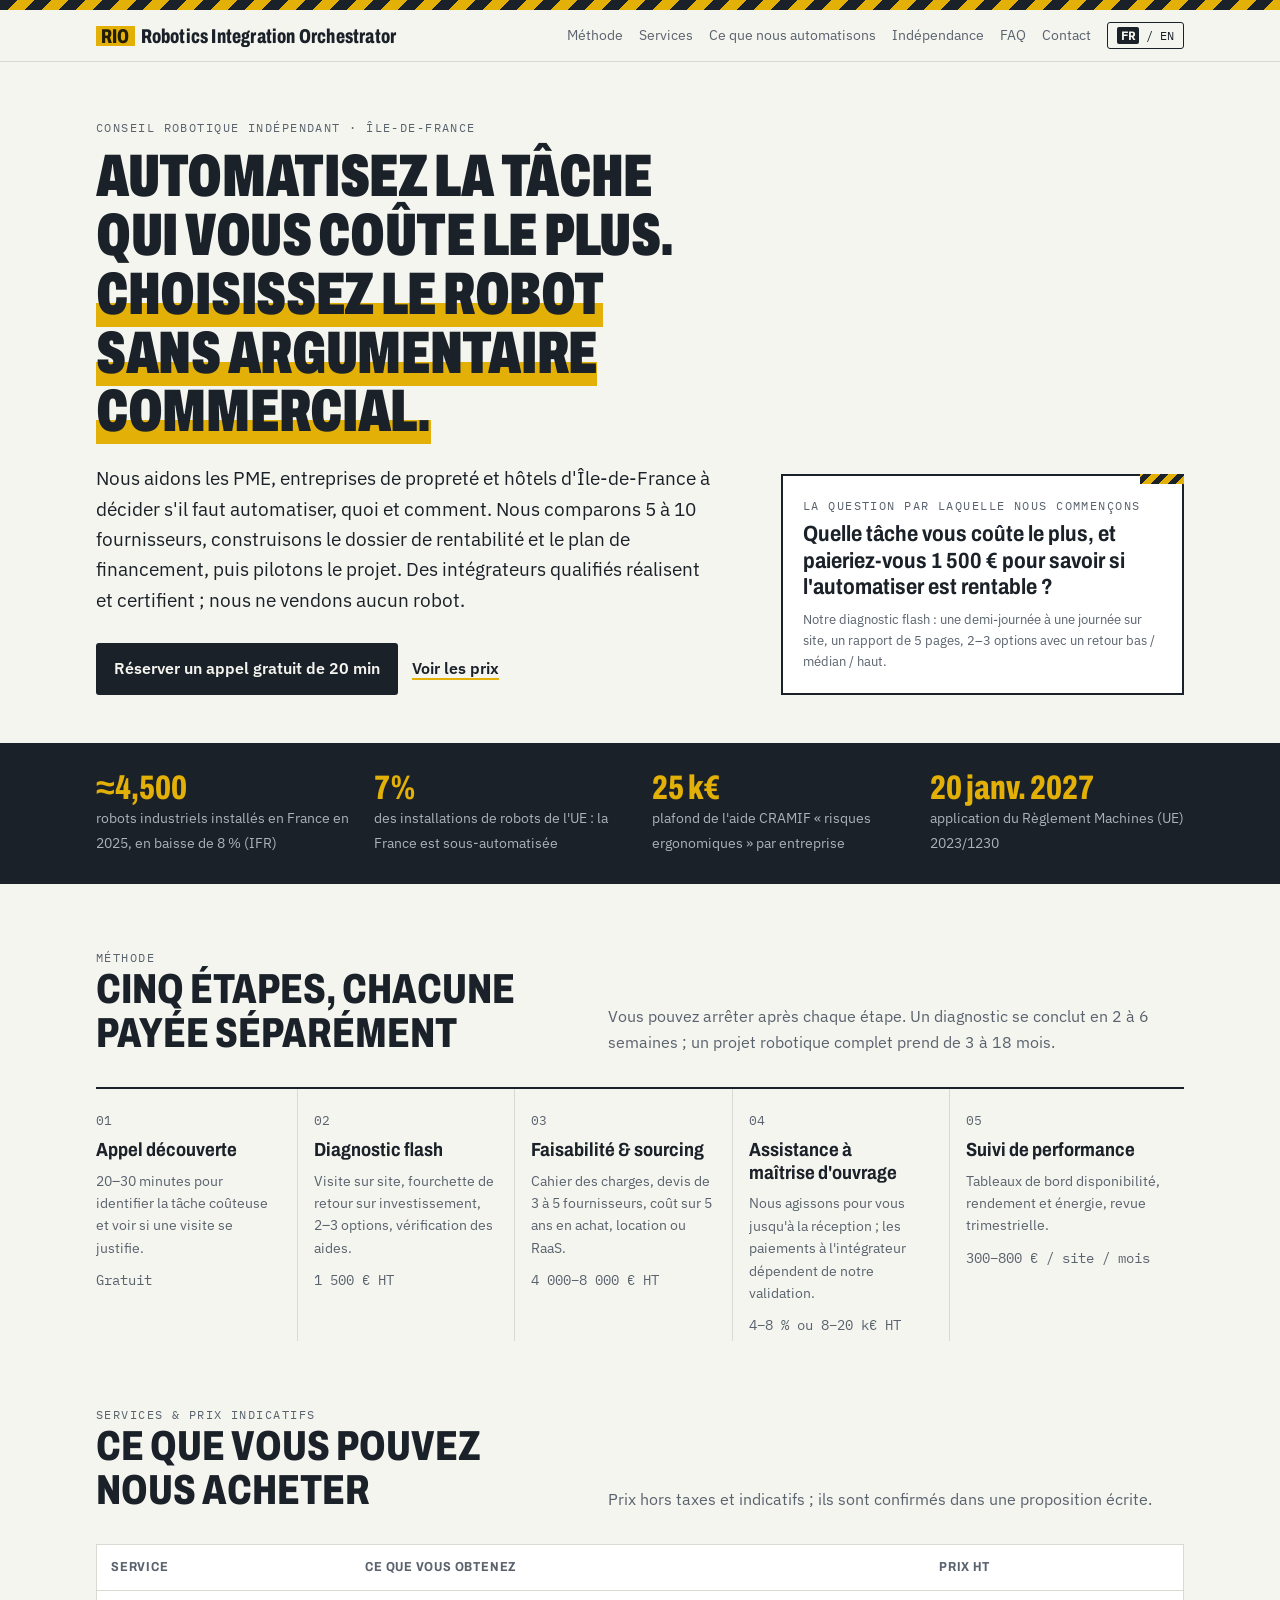
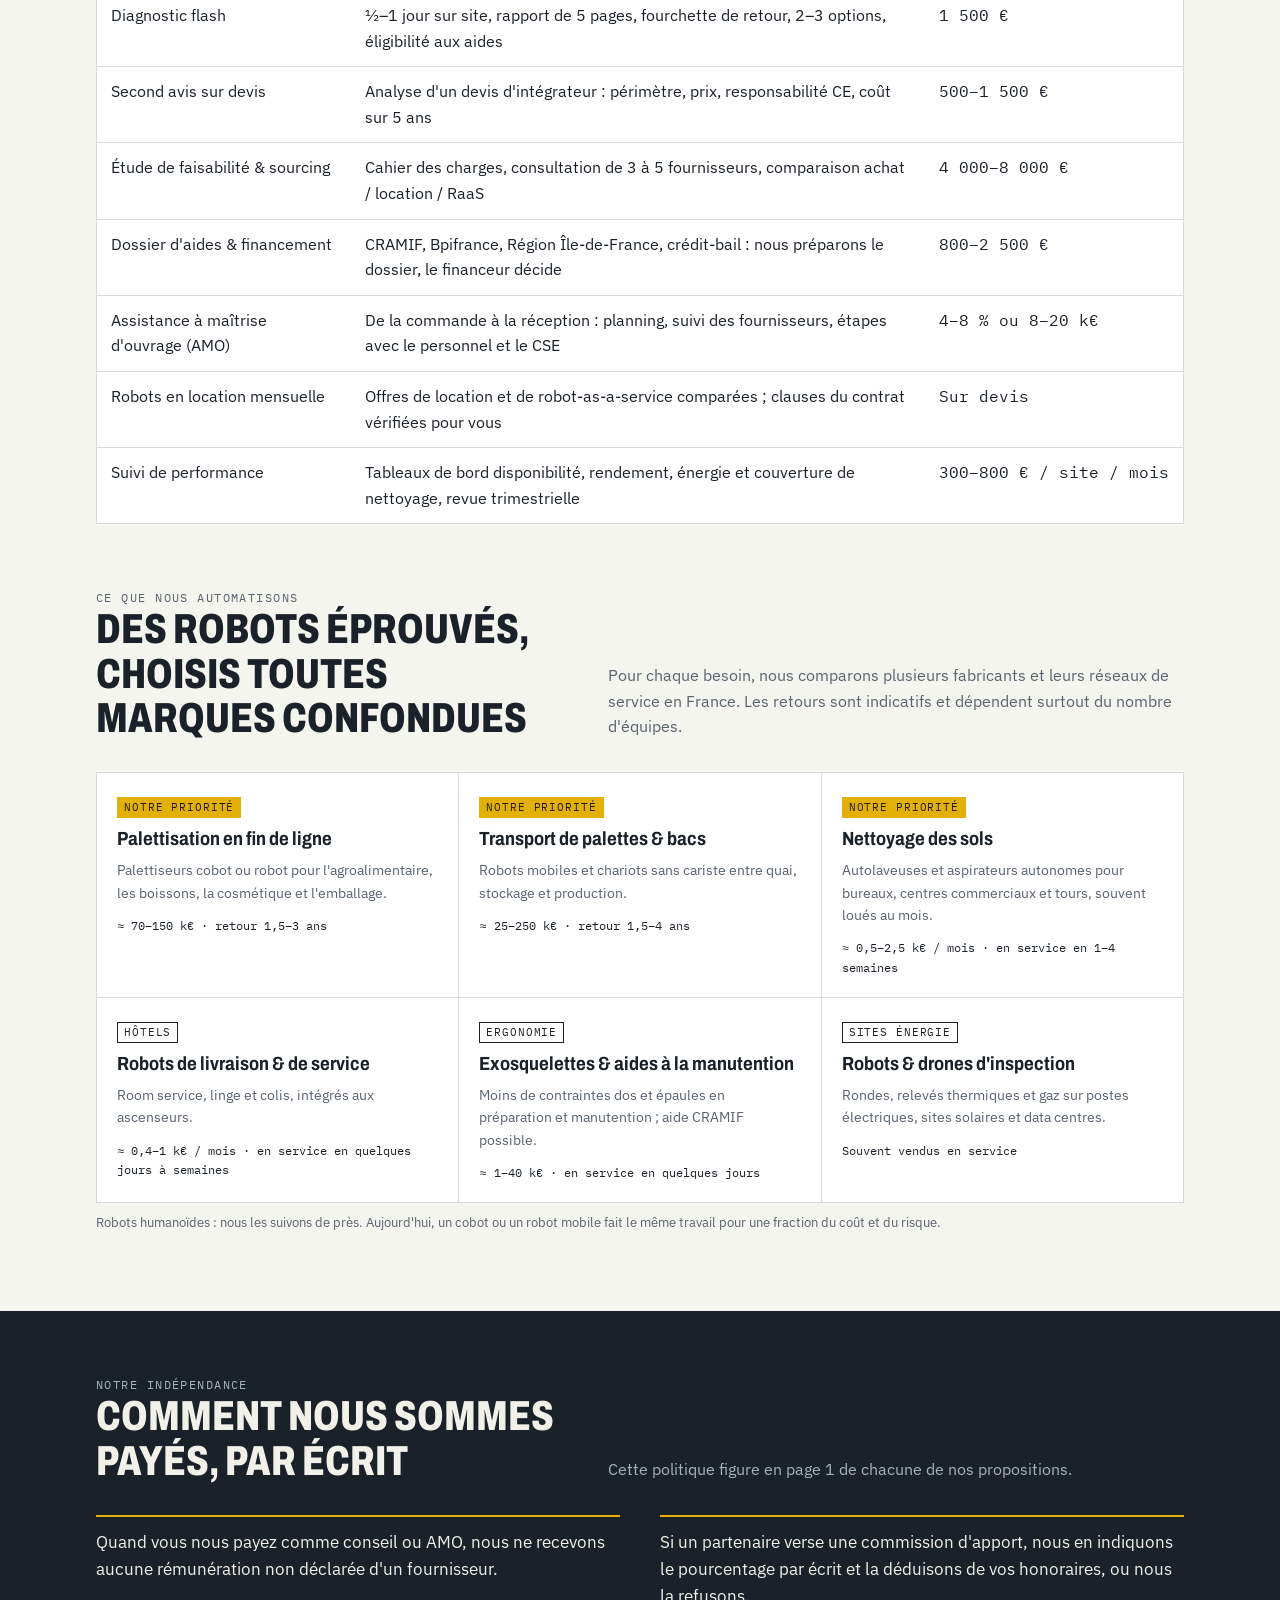
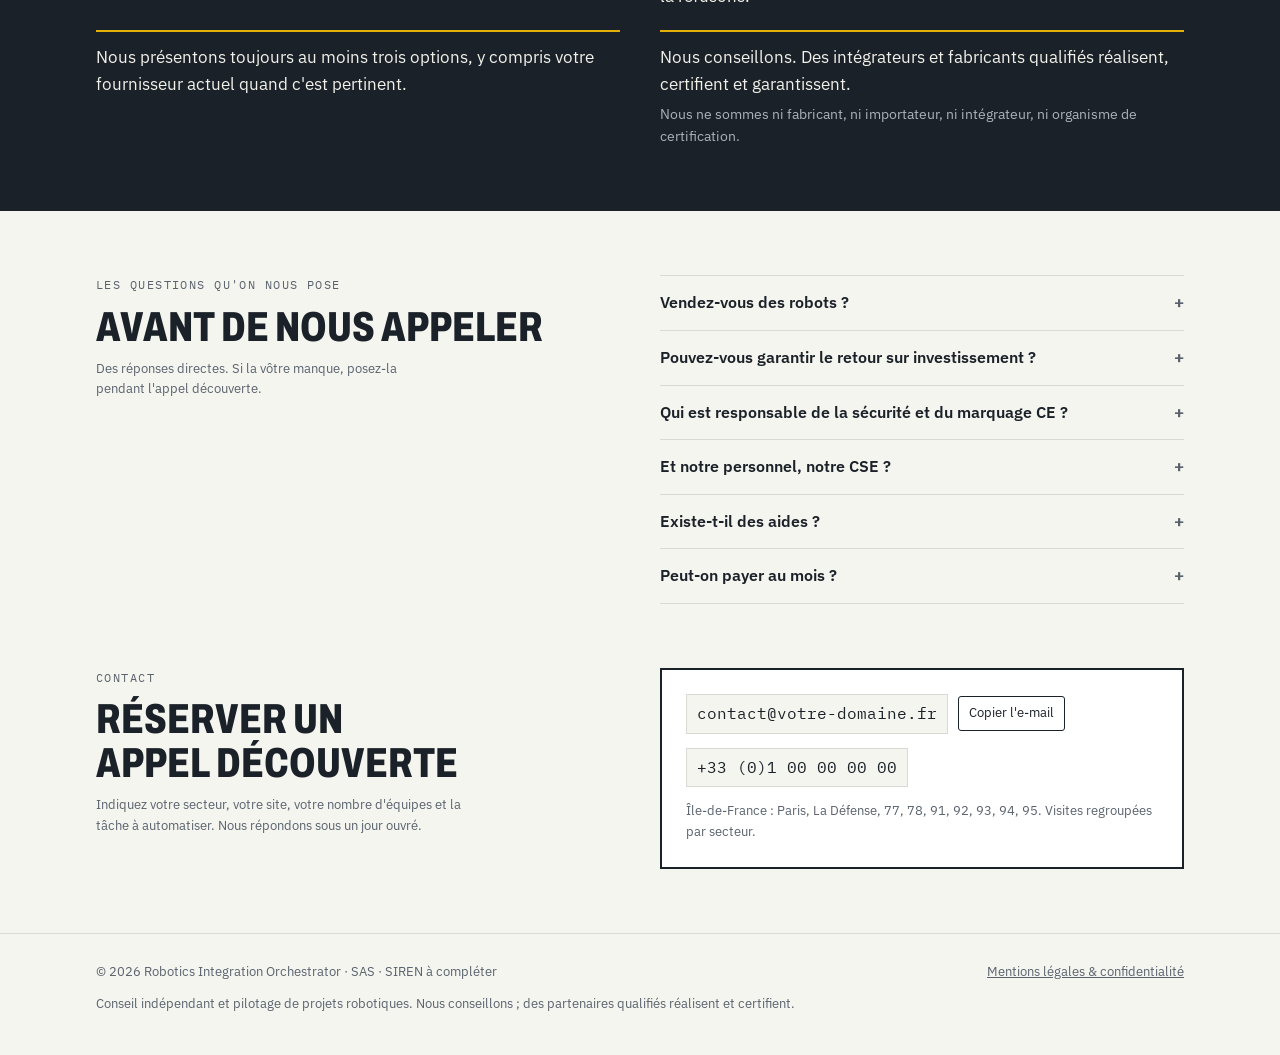
<file: docs/index.html>
<!doctype html>
<html lang="fr">
<head>
<meta charset="utf-8">
<meta name="viewport" content="width=device-width,initial-scale=1,viewport-fit=cover">
<title>Robotics Integration Orchestrator</title>
<meta name="description" content="Conseil indépendant et pilotage de projets robotiques pour les PME, entreprises de propreté et hôtels d'Île-de-France.">
<!-- TEST DEPLOYMENT: remove the next line when the real company details are in place -->
<meta name="robots" content="noindex, nofollow">
<link rel="icon" href="data:image/svg+xml,%3Csvg xmlns='http://www.w3.org/2000/svg' viewBox='0 0 32 32'%3E%3Crect width='32' height='32' fill='%23e2b007'/%3E%3Cpath d='M0 32L32 0v10L10 32zM18 32L32 18v14z' fill='%231b2128'/%3E%3C/svg%3E">
<link rel="stylesheet" href="fonts.css">
<style>html{color-scheme:light}body{margin:0}img{max-width:100%}[hidden]{display:none!important}:root{padding-top:env(safe-area-inset-top,0px);padding-bottom:env(safe-area-inset-bottom,0px)}</style>

<style>
/* Layout: client-facing one-pager — condensed industrial headline, floor-marking stripe as the single motif, sequence of five steps, price table, neutrality pledge, FAQ, contact */
:root{
  --bg:#f5f5f0; --surface:#ffffff; --fg:#1b2128; --muted:#59626d; --line:#d8dbd3;
  --accent:#e2b007; --accent-ink:#231c00; --band:#1b2128; --band-fg:#f1f1ea; --band-muted:#aab2bb;
  --display:"Archivo","Arial Narrow",Arial,sans-serif; --body:"IBM Plex Sans","Segoe UI",Arial,sans-serif; --mono:"IBM Plex Mono",ui-monospace,Menlo,monospace;
}
@media (prefers-color-scheme:dark){:root:not([data-theme="light"]){
  --bg:#12161b; --surface:#1a1f26; --fg:#ecede7; --muted:#9ba4ae; --line:#2b323b;
  --accent:#f0c22b; --accent-ink:#1d1700; --band:#0c0f13; --band-fg:#ecede7; --band-muted:#8f98a2; color-scheme:dark}}
:root[data-theme="dark"]{
  --bg:#12161b; --surface:#1a1f26; --fg:#ecede7; --muted:#9ba4ae; --line:#2b323b;
  --accent:#f0c22b; --accent-ink:#1d1700; --band:#0c0f13; --band-fg:#ecede7; --band-muted:#8f98a2; color-scheme:dark}
*{box-sizing:border-box}
html{scroll-behavior:smooth}
body{background:var(--bg);color:var(--fg);font-family:var(--body);font-size:16px;line-height:1.6}
.in{max-width:1120px;margin:0 auto;padding-left:max(16px,env(safe-area-inset-left,0px));padding-right:max(16px,env(safe-area-inset-right,0px))}
a{color:inherit}
.stripe{height:10px;background:repeating-linear-gradient(-45deg,var(--accent) 0 12px,var(--band) 12px 24px)}
body::before{content:"";position:fixed;inset:0 0 auto;height:env(safe-area-inset-top,0px);z-index:10;background:var(--bg)}
nav.bar{position:sticky;top:env(safe-area-inset-top,0px);z-index:5;background:var(--bg);border-bottom:1px solid var(--line)}
nav.bar .in{display:flex;align-items:center;gap:16px;padding-block:12px;flex-wrap:wrap}
.brand{font-family:var(--display);font-stretch:70%;font-weight:800;font-size:20px;letter-spacing:.01em;text-decoration:none;line-height:1}
.brand span{display:inline-block;background:var(--accent);color:var(--accent-ink);padding:0 5px;margin-right:6px}
.links{display:flex;gap:16px;flex-wrap:wrap;margin-left:auto;font-size:14px}
.links a{text-decoration:none;color:var(--muted)} .links a:hover{color:var(--fg)}
.lang{border:1px solid var(--fg);background:transparent;padding:5px 9px;border-radius:3px;cursor:pointer;font-family:var(--mono);font-size:12px;color:var(--fg)}
.lang b{background:var(--fg);color:var(--bg);padding:1px 4px;border-radius:2px}
button:focus-visible,a:focus-visible{outline:2px solid var(--accent);outline-offset:3px}
h1,h2,h3{font-family:var(--display);text-wrap:balance;margin:0}
h1{font-stretch:66%;font-weight:900;font-size:clamp(34px,5.2vw,60px);line-height:.98;letter-spacing:-.005em;text-transform:uppercase}
h1 em{font-style:normal;background:linear-gradient(transparent 64%,var(--accent) 64%);-webkit-box-decoration-break:clone;box-decoration-break:clone}
h2{font-stretch:75%;font-weight:800;font-size:clamp(28px,4vw,42px);line-height:1.05;text-transform:uppercase}
h3{font-stretch:85%;font-weight:700;font-size:19px;line-height:1.2}
.eyebrow{font-family:var(--mono);font-size:12px;letter-spacing:.12em;text-transform:uppercase;color:var(--muted);margin:0 0 10px}
section{padding-block:64px}
.hero{padding-block:56px 48px}
.hero .grid{display:grid;grid-template-columns:minmax(0,1.6fr) minmax(0,1fr);gap:40px;align-items:end}
.hero p.lead{font-size:19px;max-width:56ch;margin:22px 0 28px;color:var(--fg)}
.cta{display:inline-flex;align-items:center;gap:10px;background:var(--fg);color:var(--bg);text-decoration:none;font-weight:600;padding:13px 18px;border-radius:3px}
.cta:hover{background:var(--accent);color:var(--accent-ink)}
.ghost{display:inline-flex;margin-left:14px;color:var(--fg);font-weight:600;text-decoration-thickness:2px;text-decoration-color:var(--accent);text-underline-offset:4px}
.ask{border:2px solid var(--fg);padding:20px;background:var(--surface);position:relative}
.ask::before{content:"";position:absolute;inset:-2px -2px auto auto;width:44px;height:10px;background:repeating-linear-gradient(-45deg,var(--accent) 0 6px,var(--fg) 6px 12px)}
.ask p{margin:0}
.ask .q{font-family:var(--display);font-stretch:85%;font-size:22px;line-height:1.2;font-weight:700;margin:6px 0 10px}
.facts{background:var(--band);color:var(--band-fg)}
.facts .in{display:grid;grid-template-columns:repeat(4,minmax(0,1fr));gap:24px;padding-block:28px}
.fact b{display:block;font-family:var(--display);font-stretch:70%;font-weight:800;font-size:34px;line-height:1;color:var(--accent);font-variant-numeric:tabular-nums}
.fact span{font-size:14px;color:var(--band-muted)}
.head{display:grid;grid-template-columns:minmax(0,1fr) minmax(0,1.2fr);gap:32px;align-items:end;margin-bottom:32px}
.head p{margin:0;color:var(--muted);max-width:60ch}
ol.steps{list-style:none;padding:0;margin:0;display:grid;grid-template-columns:repeat(5,minmax(0,1fr));border-top:2px solid var(--fg)}
ol.steps li{padding:18px 16px 4px 0;border-right:1px solid var(--line);margin-right:16px;min-width:0}
ol.steps li:last-child{border-right:0;margin-right:0}
.stepno{font-family:var(--mono);font-size:13px;color:var(--muted)}
ol.steps h3{margin:6px 0 8px}
ol.steps p{margin:0;font-size:14px;color:var(--muted)}
.price{font-family:var(--mono);font-size:13px;color:var(--fg);margin-top:10px!important;font-variant-numeric:tabular-nums}
.tablebox{overflow-x:auto;border:1px solid var(--line);background:var(--surface)}
table{border-collapse:collapse;width:100%;min-width:640px}
th,td{text-align:left;padding:12px 14px;border-bottom:1px solid var(--line);vertical-align:top}
th{font-family:var(--display);font-stretch:85%;font-size:13px;text-transform:uppercase;letter-spacing:.06em;color:var(--muted)}
td.num{font-family:var(--mono);white-space:nowrap;font-variant-numeric:tabular-nums}
tr:last-child td{border-bottom:0}
.note{font-size:13px;color:var(--muted);margin-top:10px}
.cards{display:grid;grid-template-columns:repeat(3,minmax(0,1fr));gap:1px;background:var(--line);border:1px solid var(--line)}
.card{background:var(--surface);padding:20px;min-width:0}
.card p{margin:8px 0 0;font-size:14px;color:var(--muted)}
.card .meta{font-family:var(--mono);font-size:12px;color:var(--fg);margin-top:12px}
.tagline{display:inline-block;font-family:var(--mono);font-size:11px;letter-spacing:.08em;text-transform:uppercase;border:1px solid var(--fg);padding:1px 6px;margin-bottom:10px}
.tagline.now{background:var(--accent);color:var(--accent-ink);border-color:var(--accent)}
.pledge{background:var(--band);color:var(--band-fg)}
.pledge .head p{color:var(--band-muted)}
.pledge ol{margin:0;padding:0;list-style:none;display:grid;grid-template-columns:repeat(2,minmax(0,1fr));gap:20px 40px}
.pledge li{border-top:2px solid var(--accent);padding-top:12px;font-size:17px}
.pledge li small{display:block;color:var(--band-muted);font-size:14px;margin-top:4px}
.two{display:grid;grid-template-columns:minmax(0,1fr) minmax(0,1fr);gap:40px}
details{border-top:1px solid var(--line);padding:14px 0}
details:last-child{border-bottom:1px solid var(--line)}
summary{cursor:pointer;font-weight:600;list-style:none;display:flex;justify-content:space-between;gap:12px}
summary::after{content:"+";font-family:var(--mono);color:var(--muted)}
details[open] summary::after{content:"−"}
details p{margin:10px 0 0;color:var(--muted)}
.contact{border:2px solid var(--fg);background:var(--surface);padding:24px;display:grid;gap:14px}
.contact .row{display:flex;flex-wrap:wrap;gap:10px;align-items:center}
.contact code{font-family:var(--mono);font-size:16px;background:var(--bg);border:1px solid var(--line);padding:6px 10px;user-select:all;overflow-wrap:anywhere}
.copy{border:1px solid var(--fg);background:transparent;color:var(--fg);padding:6px 10px;cursor:pointer;font:inherit;font-size:13px;border-radius:3px}
.copied{font-size:13px;color:var(--muted)}
footer{border-top:1px solid var(--line);padding-block:28px 40px;color:var(--muted);font-size:13px}
footer .in{display:flex;flex-wrap:wrap;gap:12px 32px;justify-content:space-between}
@media (max-width:900px){
  .hero .grid,.head,.two{grid-template-columns:1fr}
  ol.steps{grid-template-columns:1fr}
  ol.steps li{border-right:0;margin-right:0;border-bottom:1px solid var(--line);padding:16px 0}
  .cards{grid-template-columns:1fr 1fr}
  .facts .in{grid-template-columns:1fr 1fr}
  .pledge ol{grid-template-columns:1fr}
  .links{display:none}
  .lang{margin-left:auto}
}
@media (max-width:560px){.cards{grid-template-columns:1fr}.ghost{margin:14px 0 0}}
@media (prefers-reduced-motion:reduce){html{scroll-behavior:auto}}
</style>
</head>
<body>
<div class="stripe" aria-hidden="true"></div>
<nav class="bar"><div class="in">
  <a class="brand" href="#top"><span>RIO</span>Robotics Integration Orchestrator</a>
  <div class="links">
    <a href="#method" data-i18n="nMethod">How we work</a>
    <a href="#services" data-i18n="nServices">Services</a>
    <a href="#robots" data-i18n="nRobots">What we automate</a>
    <a href="#neutral" data-i18n="nNeutral">Independence</a>
    <a href="#faq" data-i18n="nFaq">FAQ</a>
    <a href="#contact" data-i18n="nContact">Contact</a>
  </div>
  <button class="lang" id="lang" aria-label="Changer de langue / Switch language"><b>FR</b> / EN</button>
</div></nav>

<header class="hero" id="top"><div class="in grid">
  <div>
    <p class="eyebrow" data-i18n="heroEyebrow">Independent robotics advisor · Île-de-France</p>
    <h1 data-i18n-html="heroTitle">Automate the task that costs you most. <em>Choose the robot without a sales pitch.</em></h1>
    <p class="lead" data-i18n="heroLead">We help SMEs, cleaning companies and hotels in Île-de-France decide whether, what and how to automate. We compare 5–10 suppliers, build the business case and the funding plan, then manage the project. Qualified integrators build and certify; we sell no robots.</p>
    <a class="cta" href="#contact" data-i18n="heroCta">Book a free 20-minute call</a><a class="ghost" href="#services" data-i18n="heroCta2">See prices</a>
  </div>
  <aside class="ask">
    <p class="eyebrow" data-i18n="askEyebrow">The question we start with</p>
    <p class="q" data-i18n="askQ">Which task costs you the most, and would €1,500 to know whether automating it pays back be worth it?</p>
    <p class="note" data-i18n="askNote">Our flash diagnostic: half a day to a day on site, a 5-page report, 2–3 options with a low / base / high payback.</p>
  </aside>
</div></header>

<div class="facts"><div class="in">
  <div class="fact"><b>≈4,500</b><span data-i18n="f1">industrial robots installed in France in 2025, down 8% (IFR)</span></div>
  <div class="fact"><b>7%</b><span data-i18n="f2">of EU robot installations: France is under-automated</span></div>
  <div class="fact"><b data-i18n="f3n">€25k</b><span data-i18n="f3">maximum CRAMIF ergonomics subsidy per company</span></div>
  <div class="fact"><b data-i18n="f4n">20 Jan 2027</b><span data-i18n="f4">the EU Machinery Regulation 2023/1230 applies</span></div>
</div></div>

<section id="method"><div class="in">
  <div class="head">
    <div><p class="eyebrow" data-i18n="mEyebrow">How we work</p><h2 data-i18n="mTitle">Five steps, each paid separately</h2></div>
    <p data-i18n="mLead">You can stop after any step. Diagnostics close in 2–6 weeks; a full robot project takes 3 to 18 months.</p>
  </div>
  <ol class="steps">
    <li><span class="stepno">01</span><h3 data-i18n="s1t">Discovery call</h3><p data-i18n="s1d">20–30 minutes to find the costly task and see if a site visit makes sense.</p><p class="price" data-i18n="s1p">Free</p></li>
    <li><span class="stepno">02</span><h3 data-i18n="s2t">Flash diagnostic</h3><p data-i18n="s2d">On-site visit, payback range, 2–3 options, subsidy check.</p><p class="price" data-i18n="s2p">€1,500 HT</p></li>
    <li><span class="stepno">03</span><h3 data-i18n="s3t">Feasibility &amp; sourcing</h3><p data-i18n="s3d">Specification, quotes from 3–5 suppliers, 5-year cost to buy, lease or rent.</p><p class="price" data-i18n="s3p">€4,000–8,000 HT</p></li>
    <li><span class="stepno">04</span><h3 data-i18n="s4t">Project management</h3><p data-i18n="s4d">We act for you until acceptance; payments to the integrator depend on our sign-off.</p><p class="price" data-i18n="s4p">4–8% or €8–20k HT</p></li>
    <li><span class="stepno">05</span><h3 data-i18n="s5t">Performance monitoring</h3><p data-i18n="s5d">Uptime, efficiency and energy dashboards, quarterly review.</p><p class="price" data-i18n="s5p">€300–800 / site / month</p></li>
  </ol>
</div></section>

<section id="services" style="padding-top:0"><div class="in">
  <div class="head">
    <div><p class="eyebrow" data-i18n="pEyebrow">Services &amp; indicative prices</p><h2 data-i18n="pTitle">What you can buy from us</h2></div>
    <p data-i18n="pLead">Prices exclude VAT and are indicative; we confirm them in a written proposal.</p>
  </div>
  <div class="tablebox"><table>
    <thead><tr><th data-i18n="tS">Service</th><th data-i18n="tW">What you get</th><th data-i18n="tP">Price HT</th></tr></thead>
    <tbody>
      <tr><td data-i18n="r1a">Flash diagnostic</td><td data-i18n="r1b">½–1 day on site, 5-page report, payback range, 2–3 options, subsidy eligibility</td><td class="num" data-i18n="r1c">€1,500</td></tr>
      <tr><td data-i18n="r2a">Second opinion on a quote</td><td data-i18n="r2b">Review of an integrator's quote: scope, price, CE responsibility, 5-year cost</td><td class="num" data-i18n="r2c">€500–1,500</td></tr>
      <tr><td data-i18n="r3a">Feasibility &amp; sourcing study</td><td data-i18n="r3b">Specification, consultation of 3–5 suppliers, buy / lease / rent comparison</td><td class="num" data-i18n="r3c">€4,000–8,000</td></tr>
      <tr><td data-i18n="r4a">Subsidy &amp; financing file</td><td data-i18n="r4b">CRAMIF, Bpifrance, Île-de-France Region, leasing: we prepare the file, the funder decides</td><td class="num" data-i18n="r4c">€800–2,500</td></tr>
      <tr><td data-i18n="r5a">Project management (AMO)</td><td data-i18n="r5b">From order to acceptance: planning, supplier follow-up, staff and works-council steps</td><td class="num" data-i18n="r5c">4–8% or €8–20k</td></tr>
      <tr><td data-i18n="r6a">Robots on monthly rental</td><td data-i18n="r6b">Rental and robot-as-a-service offers compared; contract clauses checked for you</td><td class="num" data-i18n="r6c">On quote</td></tr>
      <tr><td data-i18n="r7a">Performance monitoring</td><td data-i18n="r7b">Dashboards for uptime, efficiency, energy and cleaning coverage, quarterly review</td><td class="num" data-i18n="r7c">€300–800 / site / mo</td></tr>
    </tbody>
  </table></div>
</div></section>

<section id="robots" style="padding-top:0"><div class="in">
  <div class="head">
    <div><p class="eyebrow" data-i18n="aEyebrow">What we automate</p><h2 data-i18n="aTitle">Proven robots, chosen across brands</h2></div>
    <p data-i18n="aLead">For each need we compare several manufacturers and their French service networks. Paybacks are indicative and depend above all on the number of shifts.</p>
  </div>
  <div class="cards">
    <div class="card"><span class="tagline now" data-i18n="kNow">Our focus</span><h3 data-i18n="c1t">End-of-line palletising</h3><p data-i18n="c1d">Cobot or robot palletisers for food, drinks, cosmetics and packaging.</p><p class="meta" data-i18n="c1m">≈ €70–150k · payback 1.5–3 yrs</p></div>
    <div class="card"><span class="tagline now" data-i18n="kNow2">Our focus</span><h3 data-i18n="c2t">Pallet &amp; bin transport</h3><p data-i18n="c2d">Mobile robots and driverless forklifts between dock, storage and production.</p><p class="meta" data-i18n="c2m">≈ €25–250k · payback 1.5–4 yrs</p></div>
    <div class="card"><span class="tagline now" data-i18n="kNow3">Our focus</span><h3 data-i18n="c3t">Floor cleaning</h3><p data-i18n="c3d">Autonomous scrubbers and vacuums for offices, malls and towers, often rented monthly.</p><p class="meta" data-i18n="c3m">≈ €0.5–2.5k / month · live in 1–4 weeks</p></div>
    <div class="card"><span class="tagline" data-i18n="kH">Hotels</span><h3 data-i18n="c4t">Delivery &amp; service robots</h3><p data-i18n="c4d">Room service, linen and parcels, integrated with lifts.</p><p class="meta" data-i18n="c4m">≈ €0.4–1k / month · live in days to weeks</p></div>
    <div class="card"><span class="tagline" data-i18n="kE">Ergonomics</span><h3 data-i18n="c5t">Exoskeletons &amp; lift aids</h3><p data-i18n="c5d">Less back and shoulder strain in picking and handling; may qualify for CRAMIF support.</p><p class="meta" data-i18n="c5m">≈ €1–40k · live in days</p></div>
    <div class="card"><span class="tagline" data-i18n="kI">Energy sites</span><h3 data-i18n="c6t">Inspection robots &amp; drones</h3><p data-i18n="c6d">Rounds, thermal and gas readings on substations, solar sites and data centres.</p><p class="meta" data-i18n="c6m">Often sold as a service</p></div>
  </div>
  <p class="note" data-i18n="aNote">Humanoid robots: we follow them closely. Today a cobot or mobile robot does the same job at a fraction of the cost and risk.</p>
</div></section>

<section class="pledge" id="neutral"><div class="in">
  <div class="head">
    <div><p class="eyebrow" style="color:var(--band-muted)" data-i18n="nEyebrow">Our independence</p><h2 data-i18n="nTitle">How we are paid, in writing</h2></div>
    <p data-i18n="nLead">This policy appears on page 1 of every proposal we send.</p>
  </div>
  <ol>
    <li><span data-i18n="n1">When you pay us as advisor or project manager, we take no undisclosed payment from any supplier.</span></li>
    <li><span data-i18n="n2">If a partner pays a referral fee, we state the percentage in writing and deduct it from your fee, or we decline it.</span></li>
    <li><span data-i18n="n3">We always present at least three options, including your existing supplier when relevant.</span></li>
    <li><span data-i18n="n4">We advise. Qualified integrators and manufacturers build, certify and guarantee.</span><small data-i18n="n4s">We are not a manufacturer, importer, integrator or certification body.</small></li>
  </ol>
</div></section>

<section id="faq"><div class="in two">
  <div>
    <p class="eyebrow" data-i18n="qEyebrow">Questions we hear</p>
    <h2 data-i18n="qTitle">Before you call</h2>
    <p class="note" style="max-width:40ch" data-i18n="qLead">Straight answers. If yours is missing, ask it on the discovery call.</p>
  </div>
  <div>
    <details><summary data-i18n="q1">Do you sell robots?</summary><p data-i18n="a1">No. We help you choose and we manage the project. You buy, lease or rent from the manufacturer's French channel or an integrator.</p></details>
    <details><summary data-i18n="q2">Can you guarantee the return on investment?</summary><p data-i18n="a2">No one honestly can. We show a low, base and high case using your real labour costs and number of shifts. Labour hours freed become cash savings only if positions are not refilled.</p></details>
    <details><summary data-i18n="q3">Who is responsible for safety and CE marking?</summary><p data-i18n="a3">The integrator or manufacturer who builds the installation. We check that every quote names that responsibility and the risk assessment. We hold professional liability insurance for our advice.</p></details>
    <details><summary data-i18n="q4">What about our staff and works council?</summary><p data-i18n="a4">We plan the works-council (CSE) information and consultation from the start, and a training and redeployment plan. Robots take the painful, repetitive tasks; people move to work that needs judgement.</p></details>
    <details><summary data-i18n="q5">Are there subsidies?</summary><p data-i18n="a5">Sometimes. CRAMIF's ergonomics subsidy can reach €25k per company for owned, new equipment on its list; rented robots are not eligible. Bpifrance and the Region have other schemes. We check eligibility; we never promise approval.</p></details>
    <details><summary data-i18n="q6">Can we pay monthly?</summary><p data-i18n="a6">Yes, through leasing or robot-as-a-service offers. We compare them with buying and check uptime, penalty, liability and exit clauses.</p></details>
  </div>
</div></section>

<section id="contact" style="padding-top:0"><div class="in two">
  <div>
    <p class="eyebrow" data-i18n="cEyebrow">Contact</p>
    <h2 data-i18n="cTitle">Book a discovery call</h2>
    <p class="note" style="max-width:46ch" data-i18n="cLead">Tell us your sector, site, number of shifts and the task you would like to automate. We answer within one working day.</p>
  </div>
  <div class="contact">
    <div class="row"><code id="email">contact@votre-domaine.fr</code><button class="copy" id="copy" data-i18n="copy">Copy email</button><span class="copied" id="copied" aria-live="polite"></span></div>
    <div class="row"><code>+33 (0)1 00 00 00 00</code></div>
    <p class="note" style="margin:0" data-i18n="cArea">Île-de-France: Paris, La Défense, 77, 78, 91, 92, 93, 94, 95. Site visits grouped by area.</p>
  </div>
</div></section>

<footer><div class="in">
  <span>© 2026 Robotics Integration Orchestrator · SAS · <span data-i18n="legal">SIREN to be completed</span></span>
  <a href="mentions-legales.html" data-i18n="legalLink">Legal notice &amp; privacy</a>
  <span data-i18n="foot">Independent robotics advisor and project manager. We advise; qualified partners build and certify.</span>
</div></footer>

<script>
const EN={},FR={
 nMethod:"Méthode",nServices:"Services",nRobots:"Ce que nous automatisons",nNeutral:"Indépendance",nFaq:"FAQ",nContact:"Contact",
 heroEyebrow:"Conseil robotique indépendant · Île-de-France",
 heroTitle:"Automatisez la tâche qui vous coûte le plus. <em>Choisissez le robot sans argumentaire commercial.</em>",
 heroLead:"Nous aidons les PME, entreprises de propreté et hôtels d'Île-de-France à décider s'il faut automatiser, quoi et comment. Nous comparons 5 à 10 fournisseurs, construisons le dossier de rentabilité et le plan de financement, puis pilotons le projet. Des intégrateurs qualifiés réalisent et certifient ; nous ne vendons aucun robot.",
 heroCta:"Réserver un appel gratuit de 20 min",heroCta2:"Voir les prix",
 askEyebrow:"La question par laquelle nous commençons",
 askQ:"Quelle tâche vous coûte le plus, et paieriez-vous 1 500 € pour savoir si l'automatiser est rentable ?",
 askNote:"Notre diagnostic flash : une demi-journée à une journée sur site, un rapport de 5 pages, 2–3 options avec un retour bas / médian / haut.",
 f1:"robots industriels installés en France en 2025, en baisse de 8 % (IFR)",f2:"des installations de robots de l'UE : la France est sous-automatisée",f3n:"25 k€",f3:"plafond de l'aide CRAMIF « risques ergonomiques » par entreprise",f4n:"20 janv. 2027",f4:"application du Règlement Machines (UE) 2023/1230",
 mEyebrow:"Méthode",mTitle:"Cinq étapes, chacune payée séparément",mLead:"Vous pouvez arrêter après chaque étape. Un diagnostic se conclut en 2 à 6 semaines ; un projet robotique complet prend de 3 à 18 mois.",
 s1t:"Appel découverte",s1d:"20–30 minutes pour identifier la tâche coûteuse et voir si une visite se justifie.",s1p:"Gratuit",
 s2t:"Diagnostic flash",s2d:"Visite sur site, fourchette de retour sur investissement, 2–3 options, vérification des aides.",s2p:"1 500 € HT",
 s3t:"Faisabilité & sourcing",s3d:"Cahier des charges, devis de 3 à 5 fournisseurs, coût sur 5 ans en achat, location ou RaaS.",s3p:"4 000–8 000 € HT",
 s4t:"Assistance à maîtrise d'ouvrage",s4d:"Nous agissons pour vous jusqu'à la réception ; les paiements à l'intégrateur dépendent de notre validation.",s4p:"4–8 % ou 8–20 k€ HT",
 s5t:"Suivi de performance",s5d:"Tableaux de bord disponibilité, rendement et énergie, revue trimestrielle.",s5p:"300–800 € / site / mois",
 pEyebrow:"Services & prix indicatifs",pTitle:"Ce que vous pouvez nous acheter",pLead:"Prix hors taxes et indicatifs ; ils sont confirmés dans une proposition écrite.",
 tS:"Service",tW:"Ce que vous obtenez",tP:"Prix HT",
 r1a:"Diagnostic flash",r1b:"½–1 jour sur site, rapport de 5 pages, fourchette de retour, 2–3 options, éligibilité aux aides",r1c:"1 500 €",
 r2a:"Second avis sur devis",r2b:"Analyse d'un devis d'intégrateur : périmètre, prix, responsabilité CE, coût sur 5 ans",r2c:"500–1 500 €",
 r3a:"Étude de faisabilité & sourcing",r3b:"Cahier des charges, consultation de 3 à 5 fournisseurs, comparaison achat / location / RaaS",r3c:"4 000–8 000 €",
 r4a:"Dossier d'aides & financement",r4b:"CRAMIF, Bpifrance, Région Île-de-France, crédit-bail : nous préparons le dossier, le financeur décide",r4c:"800–2 500 €",
 r5a:"Assistance à maîtrise d'ouvrage (AMO)",r5b:"De la commande à la réception : planning, suivi des fournisseurs, étapes avec le personnel et le CSE",r5c:"4–8 % ou 8–20 k€",
 r6a:"Robots en location mensuelle",r6b:"Offres de location et de robot-as-a-service comparées ; clauses du contrat vérifiées pour vous",r6c:"Sur devis",
 r7a:"Suivi de performance",r7b:"Tableaux de bord disponibilité, rendement, énergie et couverture de nettoyage, revue trimestrielle",r7c:"300–800 € / site / mois",
 aEyebrow:"Ce que nous automatisons",aTitle:"Des robots éprouvés, choisis toutes marques confondues",aLead:"Pour chaque besoin, nous comparons plusieurs fabricants et leurs réseaux de service en France. Les retours sont indicatifs et dépendent surtout du nombre d'équipes.",
 kNow:"Notre priorité",kNow2:"Notre priorité",kNow3:"Notre priorité",kH:"Hôtels",kE:"Ergonomie",kI:"Sites énergie",
 c1t:"Palettisation en fin de ligne",c1d:"Palettiseurs cobot ou robot pour l'agroalimentaire, les boissons, la cosmétique et l'emballage.",c1m:"≈ 70–150 k€ · retour 1,5–3 ans",
 c2t:"Transport de palettes & bacs",c2d:"Robots mobiles et chariots sans cariste entre quai, stockage et production.",c2m:"≈ 25–250 k€ · retour 1,5–4 ans",
 c3t:"Nettoyage des sols",c3d:"Autolaveuses et aspirateurs autonomes pour bureaux, centres commerciaux et tours, souvent loués au mois.",c3m:"≈ 0,5–2,5 k€ / mois · en service en 1–4 semaines",
 c4t:"Robots de livraison & de service",c4d:"Room service, linge et colis, intégrés aux ascenseurs.",c4m:"≈ 0,4–1 k€ / mois · en service en quelques jours à semaines",
 c5t:"Exosquelettes & aides à la manutention",c5d:"Moins de contraintes dos et épaules en préparation et manutention ; aide CRAMIF possible.",c5m:"≈ 1–40 k€ · en service en quelques jours",
 c6t:"Robots & drones d'inspection",c6d:"Rondes, relevés thermiques et gaz sur postes électriques, sites solaires et data centres.",c6m:"Souvent vendus en service",
 aNote:"Robots humanoïdes : nous les suivons de près. Aujourd'hui, un cobot ou un robot mobile fait le même travail pour une fraction du coût et du risque.",
 nEyebrow:"Notre indépendance",nTitle:"Comment nous sommes payés, par écrit",nLead:"Cette politique figure en page 1 de chacune de nos propositions.",
 n1:"Quand vous nous payez comme conseil ou AMO, nous ne recevons aucune rémunération non déclarée d'un fournisseur.",
 n2:"Si un partenaire verse une commission d'apport, nous en indiquons le pourcentage par écrit et la déduisons de vos honoraires, ou nous la refusons.",
 n3:"Nous présentons toujours au moins trois options, y compris votre fournisseur actuel quand c'est pertinent.",
 n4:"Nous conseillons. Des intégrateurs et fabricants qualifiés réalisent, certifient et garantissent.",n4s:"Nous ne sommes ni fabricant, ni importateur, ni intégrateur, ni organisme de certification.",
 qEyebrow:"Les questions qu'on nous pose",qTitle:"Avant de nous appeler",qLead:"Des réponses directes. Si la vôtre manque, posez-la pendant l'appel découverte.",
 q1:"Vendez-vous des robots ?",a1:"Non. Nous vous aidons à choisir et pilotons le projet. Vous achetez, louez ou prenez en RaaS auprès du réseau français du fabricant ou d'un intégrateur.",
 q2:"Pouvez-vous garantir le retour sur investissement ?",a2:"Personne ne le peut honnêtement. Nous présentons un cas bas, médian et haut à partir de vos coûts de main-d'œuvre réels et de votre nombre d'équipes. Les heures libérées ne deviennent des économies que si les postes ne sont pas remplacés.",
 q3:"Qui est responsable de la sécurité et du marquage CE ?",a3:"L'intégrateur ou le fabricant qui réalise l'installation. Nous vérifions que chaque devis précise cette responsabilité et l'analyse de risques. Nous sommes assurés en responsabilité civile professionnelle pour nos conseils.",
 q4:"Et notre personnel, notre CSE ?",a4:"Nous prévoyons dès le départ l'information et la consultation du CSE, ainsi qu'un plan de formation et de redéploiement. Les robots prennent les tâches pénibles et répétitives ; les équipes passent à un travail qui demande du jugement.",
 q5:"Existe-t-il des aides ?",a5:"Parfois. L'aide CRAMIF « risques ergonomiques » peut atteindre 25 k€ par entreprise pour du matériel neuf, acheté et listé ; les robots loués ne sont pas éligibles. Bpifrance et la Région ont d'autres dispositifs. Nous vérifions l'éligibilité ; nous ne promettons jamais l'obtention.",
 q6:"Peut-on payer au mois ?",a6:"Oui, via le crédit-bail ou des offres de robot-as-a-service. Nous les comparons à l'achat et vérifions les clauses de disponibilité, pénalités, responsabilité et sortie.",
 cEyebrow:"Contact",cTitle:"Réserver un appel découverte",cLead:"Indiquez votre secteur, votre site, votre nombre d'équipes et la tâche à automatiser. Nous répondons sous un jour ouvré.",
 copy:"Copier l'e-mail",cArea:"Île-de-France : Paris, La Défense, 77, 78, 91, 92, 93, 94, 95. Visites regroupées par secteur.",
 legal:"SIREN à compléter",legalLink:"Mentions légales & confidentialité",foot:"Conseil indépendant et pilotage de projets robotiques. Nous conseillons ; des partenaires qualifiés réalisent et certifient."
};
document.querySelectorAll("[data-i18n]").forEach(el=>EN[el.dataset.i18n]=el.textContent);
document.querySelectorAll("[data-i18n-html]").forEach(el=>EN[el.dataset.i18nHtml]=el.innerHTML);
let lang="fr";try{lang=localStorage.getItem("rio-lang")||"fr"}catch(e){}
const btn=document.getElementById("lang");
function apply(){
  const d=lang==="fr"?FR:EN;document.documentElement.lang=lang;
  document.querySelectorAll("[data-i18n]").forEach(el=>{const v=d[el.dataset.i18n];if(v!=null)el.textContent=v});
  document.querySelectorAll("[data-i18n-html]").forEach(el=>{const v=d[el.dataset.i18nHtml];if(v!=null)el.innerHTML=v});
  btn.innerHTML=lang==="fr"?"<b>FR</b> / EN":"FR / <b>EN</b>";
  document.getElementById("copied").textContent="";
}
btn.addEventListener("click",()=>{lang=lang==="fr"?"en":"fr";try{localStorage.setItem("rio-lang",lang)}catch(e){}apply()});
document.getElementById("copy").addEventListener("click",()=>{
  const t=document.getElementById("email").textContent,msg=document.getElementById("copied");
  const ok=()=>msg.textContent=lang==="fr"?"Copié":"Copied";
  const fail=()=>{const r=document.createRange();r.selectNodeContents(document.getElementById("email"));const s=getSelection();s.removeAllRanges();s.addRange(r);msg.textContent=lang==="fr"?"Sélectionné : copiez avec Ctrl+C":"Selected: copy with Ctrl+C"};
  try{navigator.clipboard.writeText(t).then(ok,fail)}catch(e){fail()}
});
apply();
</script>
</body>
</html>
</file>
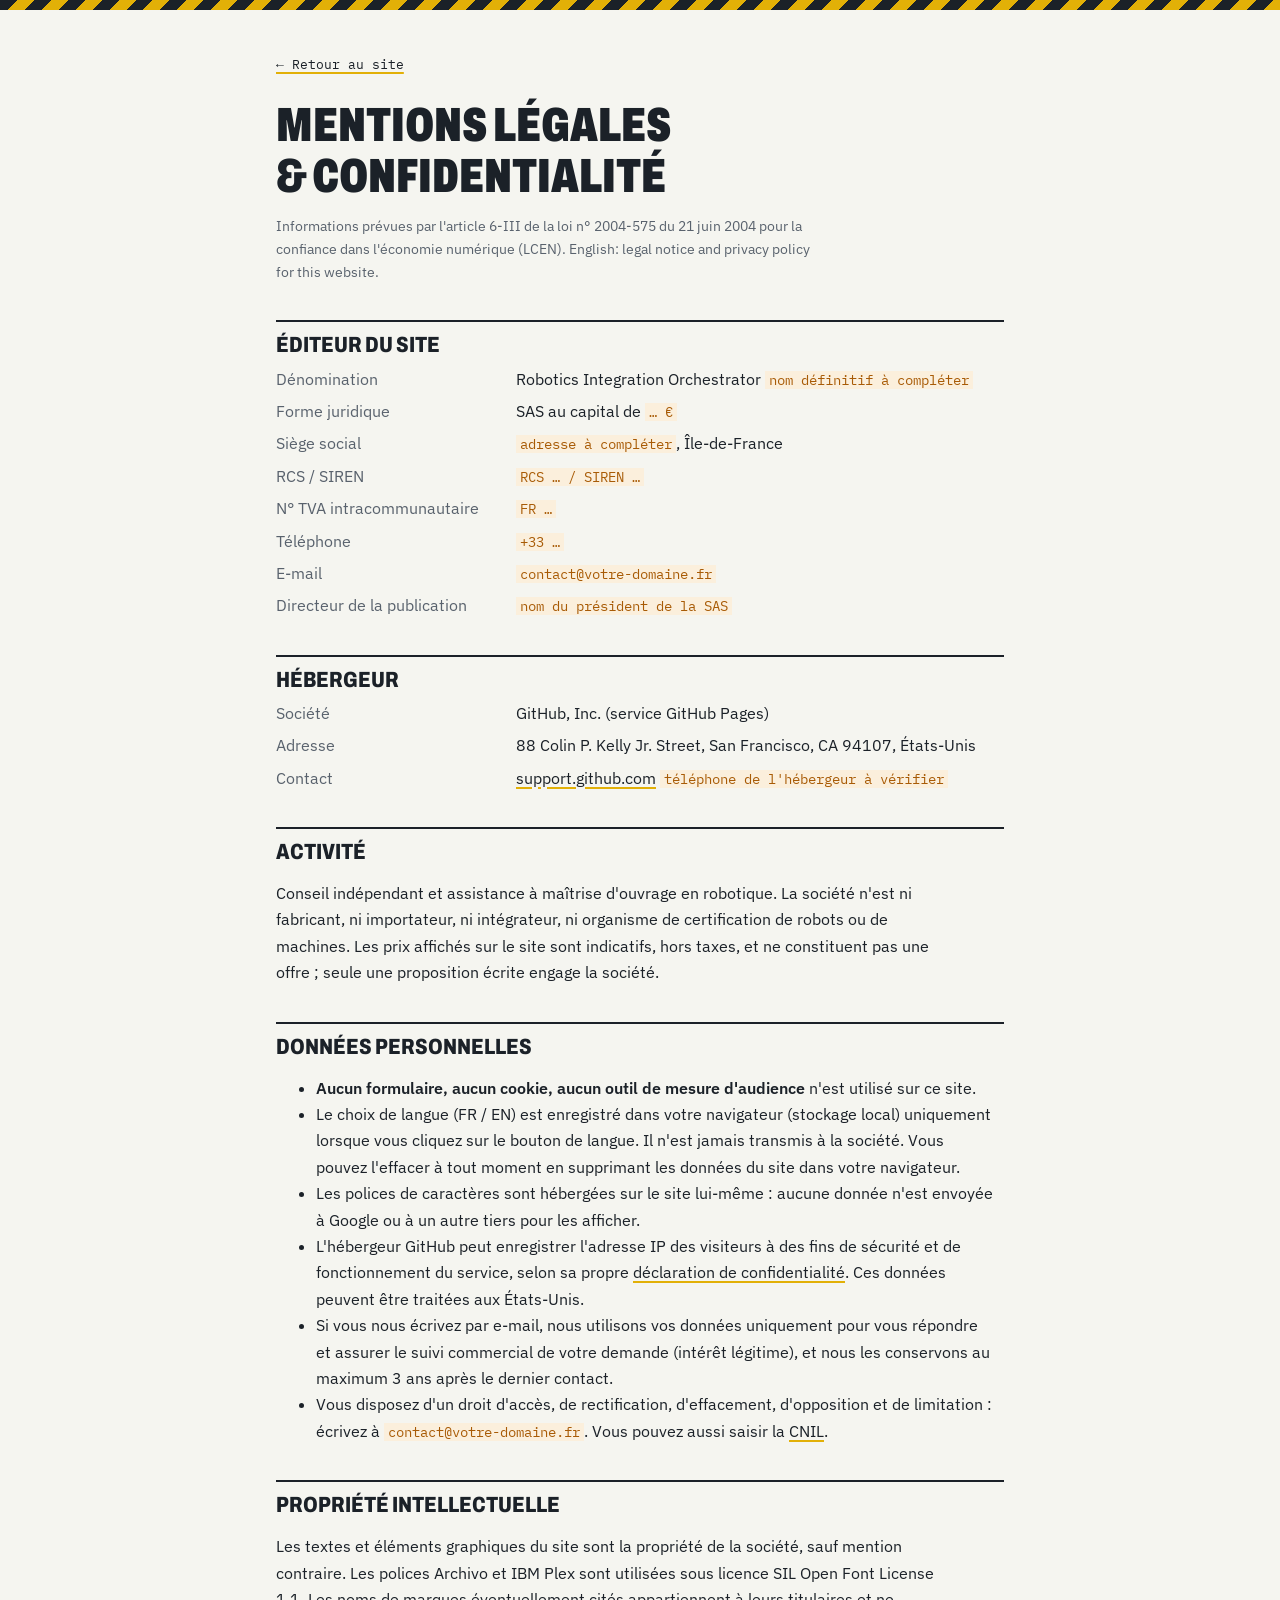
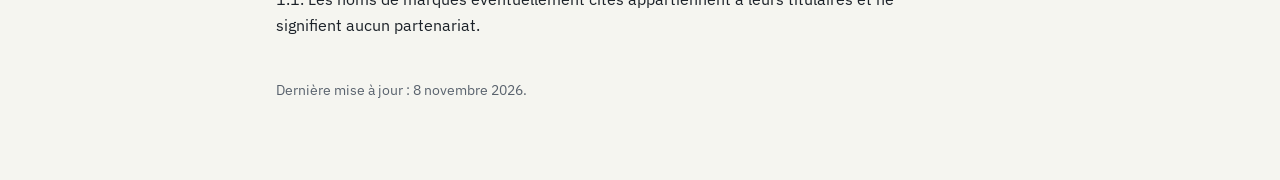
<file: docs/mentions-legales.html>
<!doctype html>
<html lang="fr">
<head>
<meta charset="utf-8">
<meta name="viewport" content="width=device-width,initial-scale=1,viewport-fit=cover">
<title>Mentions légales · Robotics Integration Orchestrator</title>
<!-- TEST DEPLOYMENT: remove the next line when the real company details are in place -->
<meta name="robots" content="noindex, nofollow">
<link rel="icon" href="data:image/svg+xml,%3Csvg xmlns='http://www.w3.org/2000/svg' viewBox='0 0 32 32'%3E%3Crect width='32' height='32' fill='%23e2b007'/%3E%3Cpath d='M0 32L32 0v10L10 32zM18 32L32 18v14z' fill='%231b2128'/%3E%3C/svg%3E">
<link rel="stylesheet" href="fonts.css">
<style>
:root{--bg:#f5f5f0;--surface:#fff;--fg:#1b2128;--muted:#59626d;--line:#d8dbd3;--accent:#e2b007;--band:#1b2128;--todo:#a85b06;--todo-bg:#fbefdc;
  --display:"Archivo","Arial Narrow",Arial,sans-serif;--body:"IBM Plex Sans","Segoe UI",Arial,sans-serif;--mono:"IBM Plex Mono",ui-monospace,Menlo,monospace;color-scheme:light}
@media (prefers-color-scheme:dark){:root{--bg:#12161b;--surface:#1a1f26;--fg:#ecede7;--muted:#9ba4ae;--line:#2b323b;--accent:#f0c22b;--band:#0c0f13;--todo:#f2b46b;--todo-bg:#3a2a14;color-scheme:dark}}
*{box-sizing:border-box}
body{margin:0;background:var(--bg);color:var(--fg);font-family:var(--body);font-size:16px;line-height:1.65}
.stripe{height:10px;background:repeating-linear-gradient(-45deg,var(--accent) 0 12px,var(--band) 12px 24px)}
main{max-width:760px;margin:0 auto;padding:40px max(16px,env(safe-area-inset-right,0px)) 64px max(16px,env(safe-area-inset-left,0px))}
a{color:inherit;text-decoration-color:var(--accent);text-decoration-thickness:2px;text-underline-offset:3px}
.back{font-family:var(--mono);font-size:13px}
h1,h2{font-family:var(--display);text-transform:uppercase;line-height:1.05;text-wrap:balance}
h1{font-stretch:70%;font-weight:900;font-size:clamp(32px,6vw,48px);margin:24px 0 8px}
h2{font-stretch:80%;font-weight:800;font-size:22px;margin:36px 0 8px;border-top:2px solid var(--fg);padding-top:12px}
p,li{max-width:68ch}
dl{display:grid;grid-template-columns:minmax(0,14em) minmax(0,1fr);gap:6px 16px;margin:0}
dt{color:var(--muted)} dd{margin:0}
.todo{background:var(--todo-bg);color:var(--todo);font-family:var(--mono);font-size:14px;padding:0 4px}
.note{color:var(--muted);font-size:14px}
@media (max-width:560px){dl{grid-template-columns:1fr}dd{margin-bottom:8px}}
</style>
</head>
<body>
<div class="stripe" aria-hidden="true"></div>
<main>
  <a class="back" href="index.html">← Retour au site</a>
  <h1>Mentions légales &amp; confidentialité</h1>
  <p class="note">Informations prévues par l'article 6-III de la loi n° 2004-575 du 21 juin 2004 pour la confiance dans l'économie numérique (LCEN). <span lang="en">English: legal notice and privacy policy for this website.</span></p>

  <h2>Éditeur du site</h2>
  <dl>
    <dt>Dénomination</dt><dd>Robotics Integration Orchestrator <span class="todo">nom définitif à compléter</span></dd>
    <dt>Forme juridique</dt><dd>SAS au capital de <span class="todo">… €</span></dd>
    <dt>Siège social</dt><dd><span class="todo">adresse à compléter</span>, Île-de-France</dd>
    <dt>RCS / SIREN</dt><dd><span class="todo">RCS … / SIREN …</span></dd>
    <dt>N° TVA intracommunautaire</dt><dd><span class="todo">FR …</span></dd>
    <dt>Téléphone</dt><dd><span class="todo">+33 …</span></dd>
    <dt>E-mail</dt><dd><span class="todo">contact@votre-domaine.fr</span></dd>
    <dt>Directeur de la publication</dt><dd><span class="todo">nom du président de la SAS</span></dd>
  </dl>

  <h2>Hébergeur</h2>
  <dl>
    <dt>Société</dt><dd>GitHub, Inc. (service GitHub Pages)</dd>
    <dt>Adresse</dt><dd>88 Colin P. Kelly Jr. Street, San Francisco, CA 94107, États-Unis</dd>
    <dt>Contact</dt><dd><a href="https://support.github.com" rel="noopener">support.github.com</a> <span class="todo">téléphone de l'hébergeur à vérifier</span></dd>
  </dl>

  <h2>Activité</h2>
  <p>Conseil indépendant et assistance à maîtrise d'ouvrage en robotique. La société n'est ni fabricant, ni importateur, ni intégrateur, ni organisme de certification de robots ou de machines. Les prix affichés sur le site sont indicatifs, hors taxes, et ne constituent pas une offre ; seule une proposition écrite engage la société.</p>

  <h2>Données personnelles</h2>
  <ul>
    <li><b>Aucun formulaire, aucun cookie, aucun outil de mesure d'audience</b> n'est utilisé sur ce site.</li>
    <li>Le choix de langue (FR / EN) est enregistré dans votre navigateur (stockage local) uniquement lorsque vous cliquez sur le bouton de langue. Il n'est jamais transmis à la société. Vous pouvez l'effacer à tout moment en supprimant les données du site dans votre navigateur.</li>
    <li>Les polices de caractères sont hébergées sur le site lui-même : aucune donnée n'est envoyée à Google ou à un autre tiers pour les afficher.</li>
    <li>L'hébergeur GitHub peut enregistrer l'adresse IP des visiteurs à des fins de sécurité et de fonctionnement du service, selon sa propre <a href="https://docs.github.com/fr/site-policy/privacy-policies/github-general-privacy-statement" rel="noopener">déclaration de confidentialité</a>. Ces données peuvent être traitées aux États-Unis.</li>
    <li>Si vous nous écrivez par e-mail, nous utilisons vos données uniquement pour vous répondre et assurer le suivi commercial de votre demande (intérêt légitime), et nous les conservons au maximum 3 ans après le dernier contact.</li>
    <li>Vous disposez d'un droit d'accès, de rectification, d'effacement, d'opposition et de limitation : écrivez à <span class="todo">contact@votre-domaine.fr</span>. Vous pouvez aussi saisir la <a href="https://www.cnil.fr/fr/plaintes" rel="noopener">CNIL</a>.</li>
  </ul>

  <h2>Propriété intellectuelle</h2>
  <p>Les textes et éléments graphiques du site sont la propriété de la société, sauf mention contraire. Les polices Archivo et IBM Plex sont utilisées sous licence SIL Open Font License 1.1. Les noms de marques éventuellement cités appartiennent à leurs titulaires et ne signifient aucun partenariat.</p>

  <p class="note" style="margin-top:40px">Dernière mise à jour : 8 novembre 2026.</p>
</main>
</body>
</html>
</file>
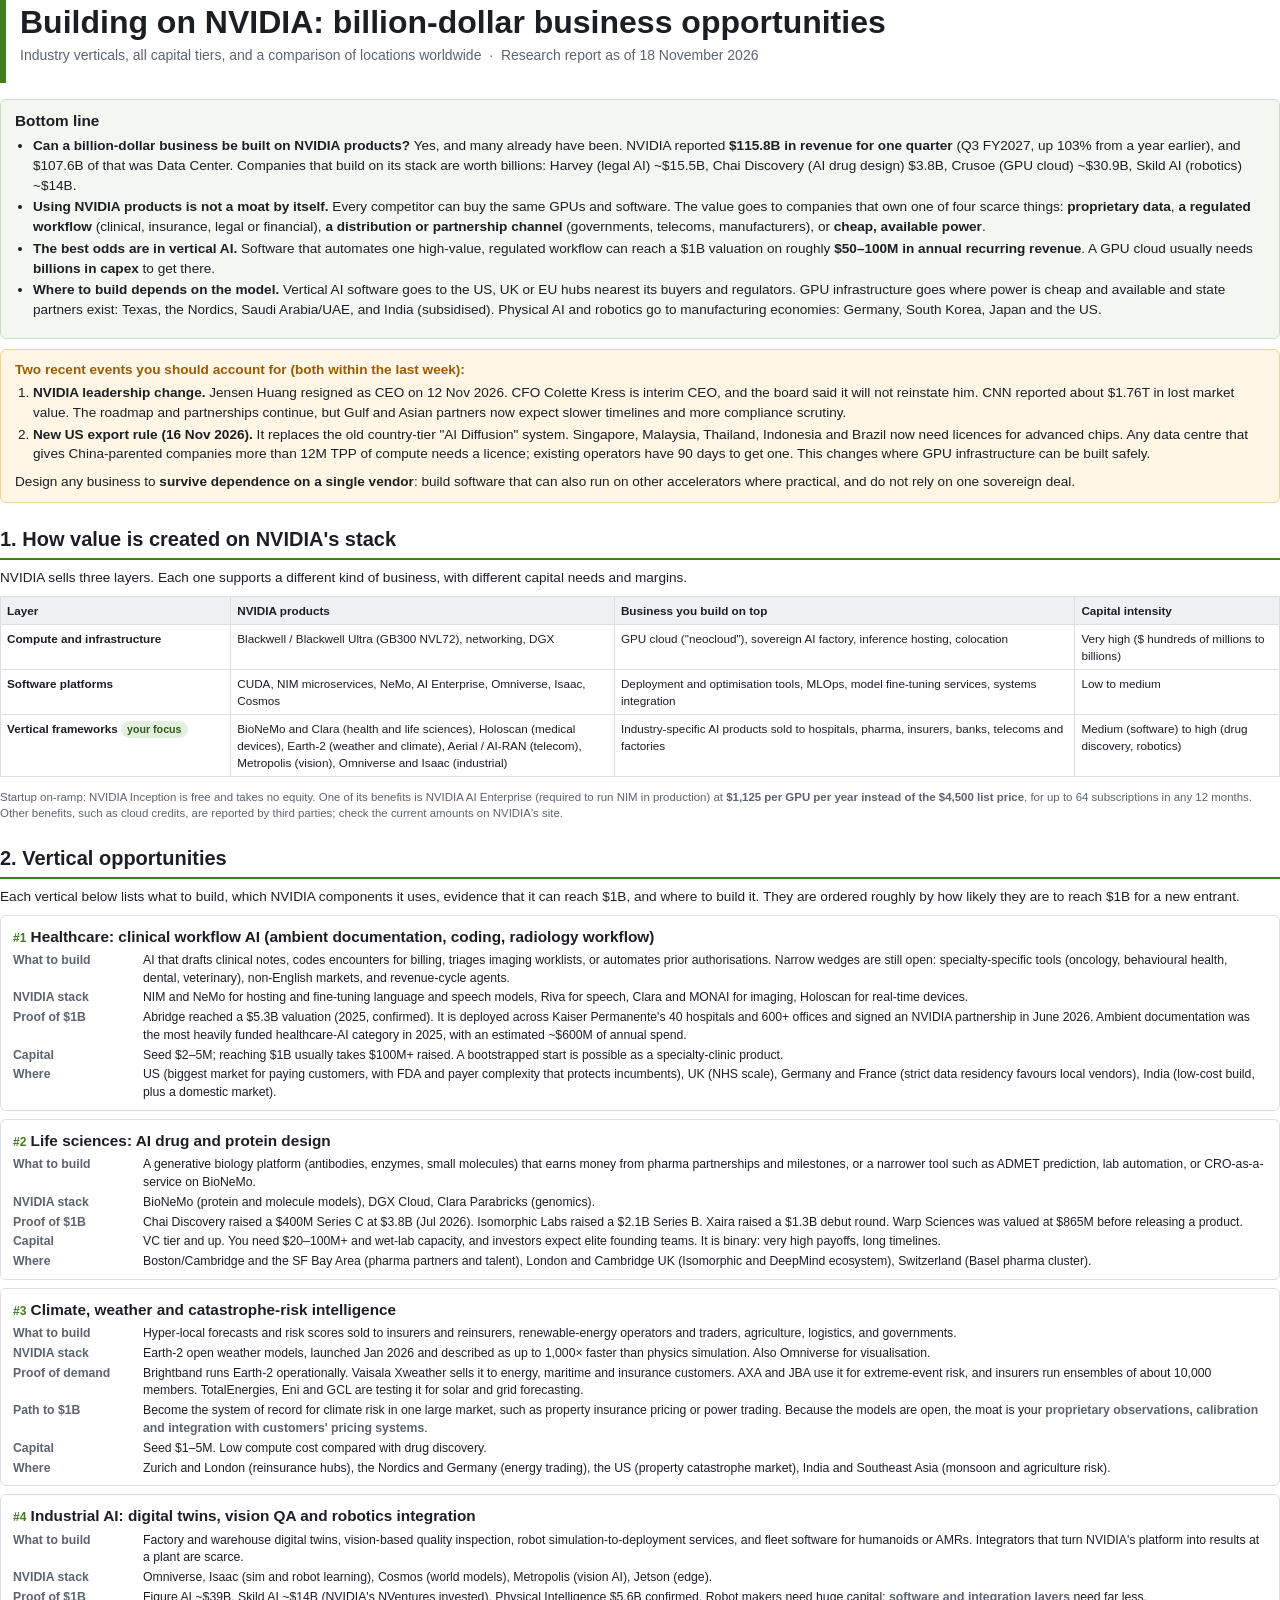
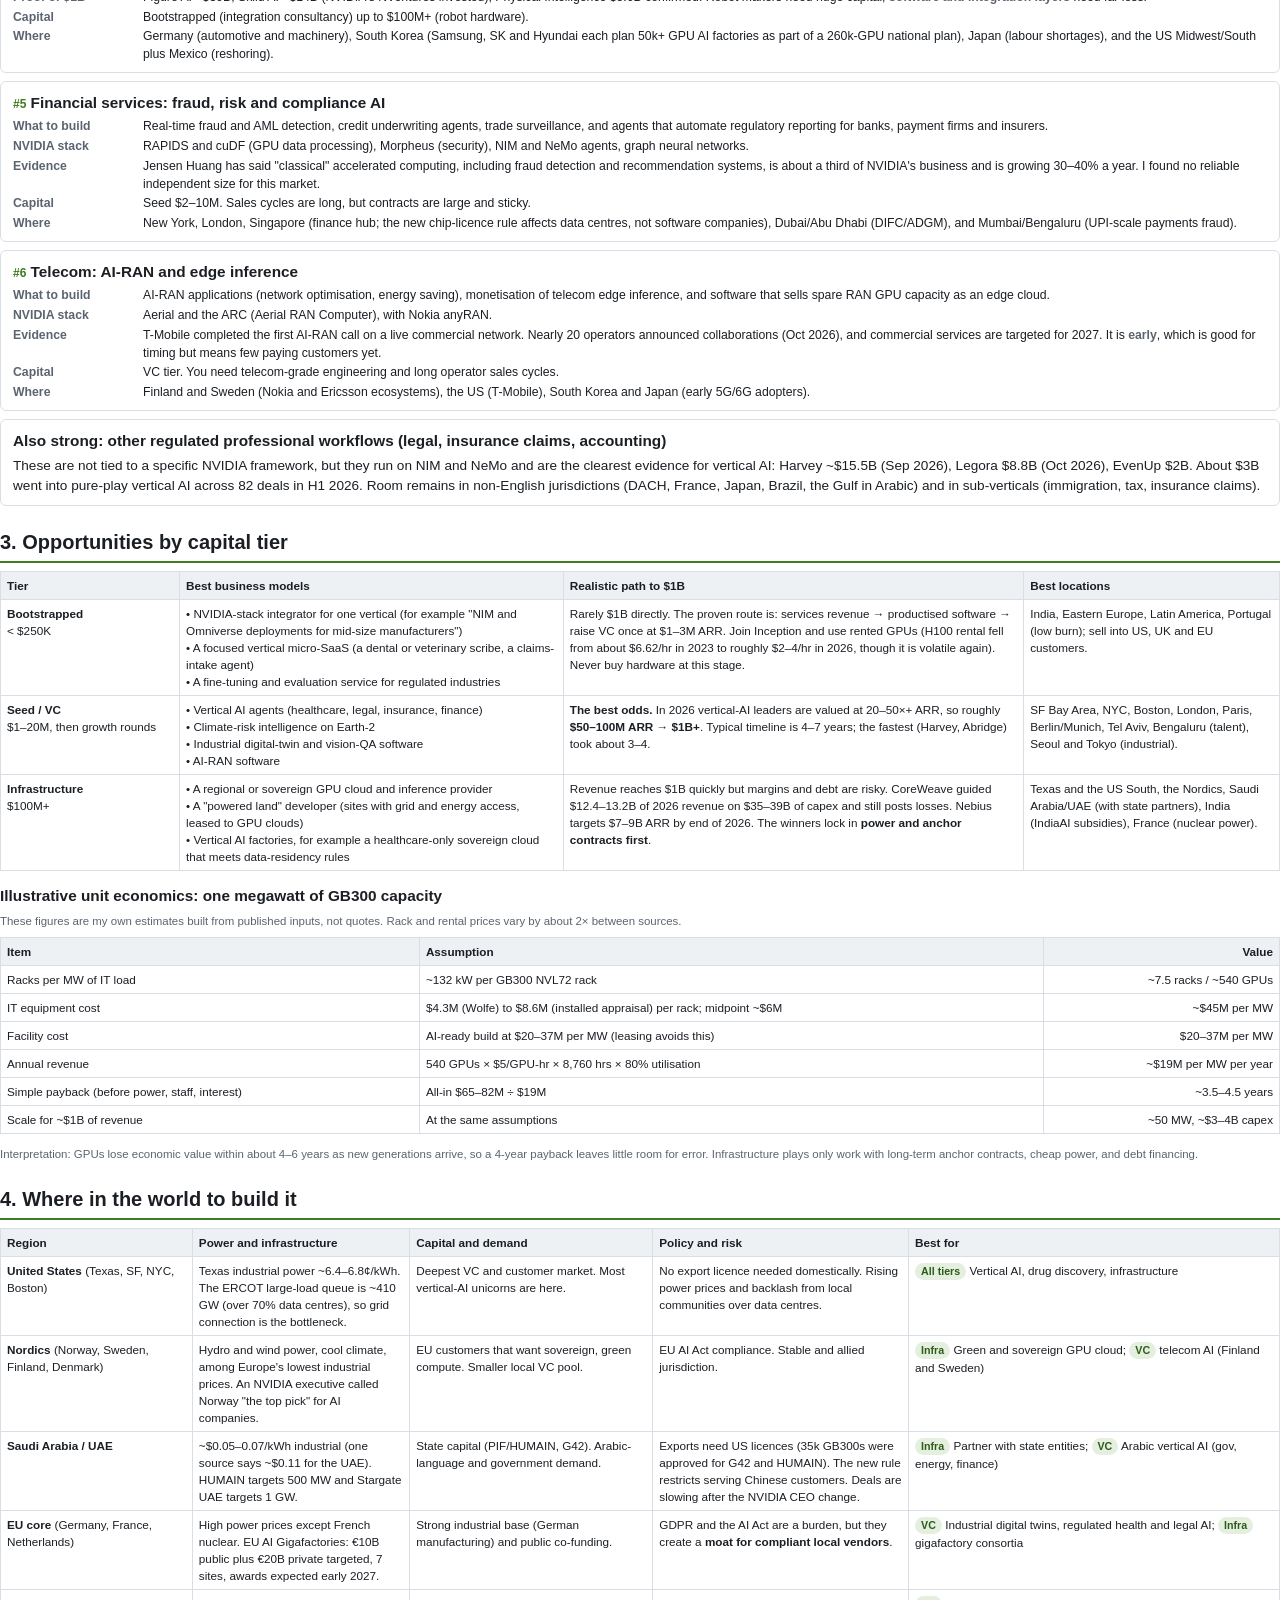
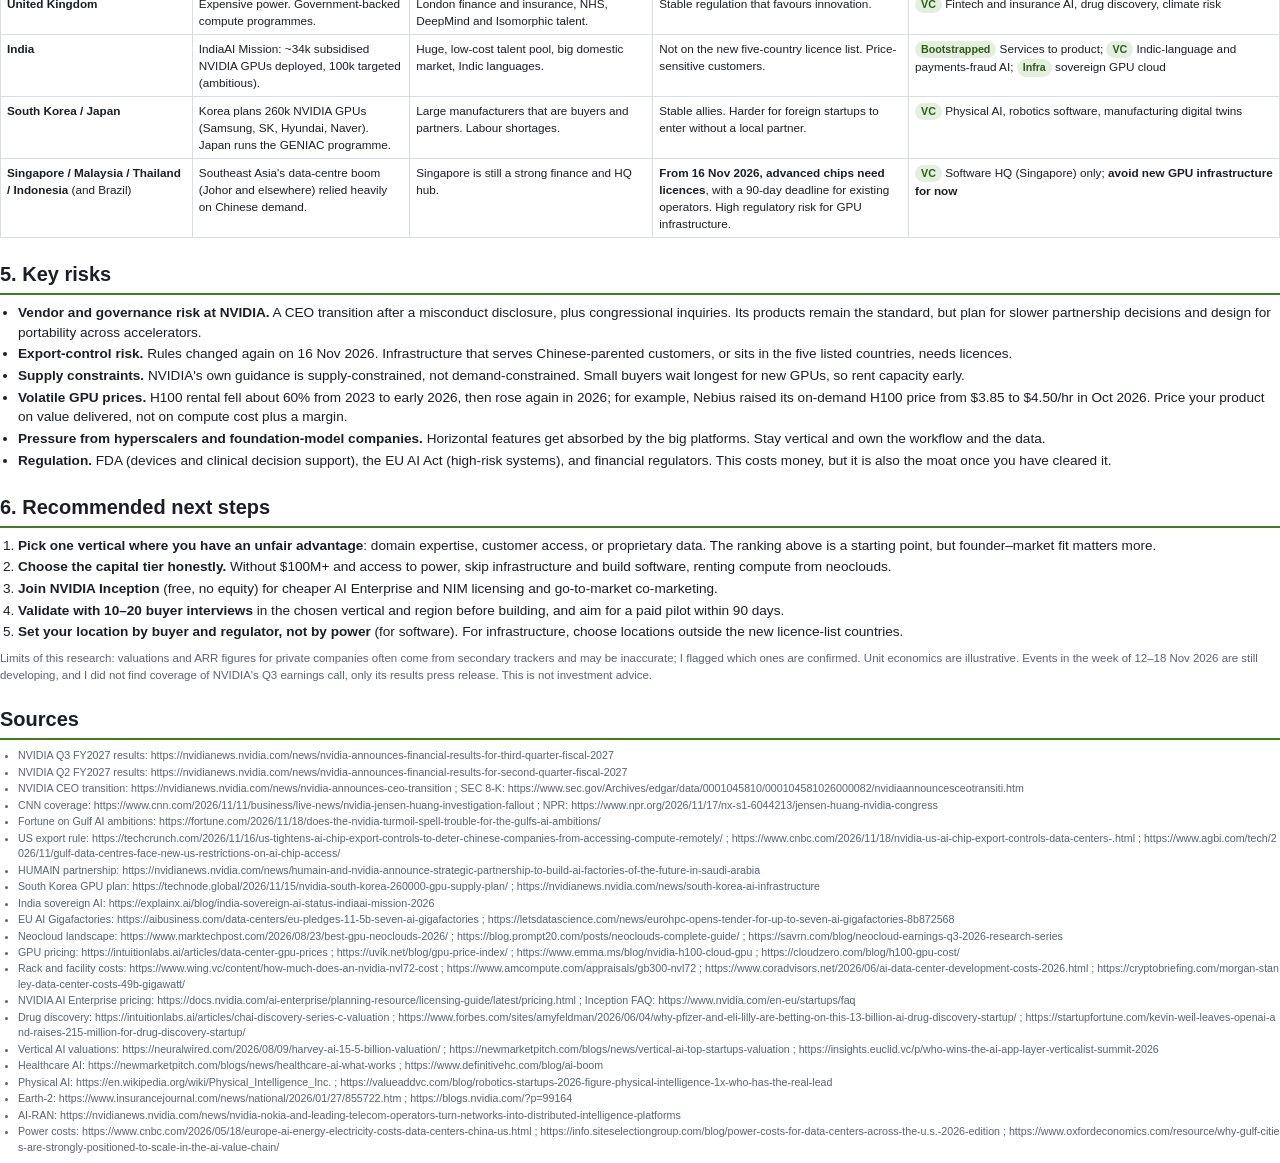
<file: research/nvidia_business_opportunities.html>
<!doctype html>
<html lang="en">
<head>
<meta charset="utf-8">
<title>Building on NVIDIA: Billion-Dollar Business Opportunities</title>
<style>
  @page { size: A4; margin: 16mm 15mm 18mm 15mm; }
  :root { --ink:#1b1f24; --muted:#5b6470; --accent:#3f7d20; --line:#d9dee4; --soft:#f3f6f1; --warn:#9a5b00; --warnbg:#fff6e6; }
  * { box-sizing: border-box; }
  body { font-family: "Helvetica Neue", Arial, sans-serif; color: var(--ink); font-size: 10.2pt; line-height: 1.45; margin: 0; background:#fff; }
  h1 { font-size: 24pt; margin: 0 0 4px; line-height:1.15; }
  h2 { font-size: 15pt; margin: 22px 0 8px; padding-bottom: 4px; border-bottom: 2px solid var(--accent); page-break-after: avoid; }
  h3 { font-size: 11.5pt; margin: 14px 0 4px; page-break-after: avoid; }
  p { margin: 5px 0 8px; }
  ul, ol { margin: 4px 0 8px; padding-left: 18px; }
  li { margin: 2px 0; }
  .sub { color: var(--muted); font-size: 10.5pt; margin-bottom: 14px; }
  .cover { border-left: 6px solid var(--accent); padding: 4px 0 4px 14px; margin-bottom: 16px; }
  .box { background: var(--soft); border: 1px solid #cfdcc6; border-radius: 6px; padding: 10px 14px; margin: 10px 0; page-break-inside: avoid; }
  .warn { background: var(--warnbg); border: 1px solid #f0d29b; border-radius: 6px; padding: 10px 14px; margin: 10px 0; page-break-inside: avoid; }
  .warn strong { color: var(--warn); }
  table { width: 100%; border-collapse: collapse; margin: 8px 0 12px; font-size: 8.8pt; page-break-inside: auto; }
  tr { page-break-inside: avoid; }
  th, td { border: 1px solid var(--line); padding: 5px 6px; vertical-align: top; text-align: left; }
  th { background: #eef1f4; font-weight: 600; }
  .num { text-align: right; white-space: nowrap; }
  .tag { display:inline-block; font-size: 8pt; padding: 1px 6px; border-radius: 10px; background:#e5efe0; color:#2d5c16; font-weight:600; }
  .small { font-size: 8.6pt; color: var(--muted); }
  .src { font-size: 8pt; color: var(--muted); word-break: break-all; }
  .src li { margin: 1px 0; }
  .pb { page-break-before: always; }
  .card { border: 1px solid var(--line); border-radius: 6px; padding: 8px 12px; margin: 8px 0; page-break-inside: avoid; }
  .card h3 { margin-top: 2px; }
  .kv { display:grid; grid-template-columns: 120px 1fr; gap: 2px 10px; font-size: 9.2pt; }
  .kv b { color: var(--muted); font-weight: 600; }
  .rank { font-size: 9pt; font-weight: 700; color: var(--accent); }
</style>
</head>
<body>

<div class="cover">
  <h1>Building on NVIDIA: billion-dollar business opportunities</h1>
  <div class="sub">Industry verticals, all capital tiers, and a comparison of locations worldwide &nbsp;·&nbsp; Research report as of 18 November 2026</div>
</div>

<div class="box">
<h3 style="margin-top:0">Bottom line</h3>
<ul>
  <li><b>Can a billion-dollar business be built on NVIDIA products?</b> Yes, and many already have been. NVIDIA reported <b>$115.8B in revenue for one quarter</b> (Q3 FY2027, up 103% from a year earlier), and $107.6B of that was Data Center. Companies that build on its stack are worth billions: Harvey (legal AI) ~$15.5B, Chai Discovery (AI drug design) $3.8B, Crusoe (GPU cloud) ~$30.9B, Skild AI (robotics) ~$14B.</li>
  <li><b>Using NVIDIA products is not a moat by itself.</b> Every competitor can buy the same GPUs and software. The value goes to companies that own one of four scarce things: <b>proprietary data</b>, <b>a regulated workflow</b> (clinical, insurance, legal or financial), <b>a distribution or partnership channel</b> (governments, telecoms, manufacturers), or <b>cheap, available power</b>.</li>
  <li><b>The best odds are in vertical AI.</b> Software that automates one high-value, regulated workflow can reach a $1B valuation on roughly <b>$50–100M in annual recurring revenue</b>. A GPU cloud usually needs <b>billions in capex</b> to get there.</li>
  <li><b>Where to build depends on the model.</b> Vertical AI software goes to the US, UK or EU hubs nearest its buyers and regulators. GPU infrastructure goes where power is cheap and available and state partners exist: Texas, the Nordics, Saudi Arabia/UAE, and India (subsidised). Physical AI and robotics go to manufacturing economies: Germany, South Korea, Japan and the US.</li>
</ul>
</div>

<div class="warn">
<strong>Two recent events you should account for (both within the last week):</strong>
<ol>
  <li><b>NVIDIA leadership change.</b> Jensen Huang resigned as CEO on 12 Nov 2026. CFO Colette Kress is interim CEO, and the board said it will not reinstate him. CNN reported about $1.76T in lost market value. The roadmap and partnerships continue, but Gulf and Asian partners now expect slower timelines and more compliance scrutiny.</li>
  <li><b>New US export rule (16 Nov 2026).</b> It replaces the old country-tier "AI Diffusion" system. Singapore, Malaysia, Thailand, Indonesia and Brazil now need licences for advanced chips. Any data centre that gives China-parented companies more than 12M TPP of compute needs a licence; existing operators have 90 days to get one. This changes where GPU infrastructure can be built safely.</li>
</ol>
Design any business to <b>survive dependence on a single vendor</b>: build software that can also run on other accelerators where practical, and do not rely on one sovereign deal.
</div>

<h2 class="pb">1. How value is created on NVIDIA's stack</h2>
<p>NVIDIA sells three layers. Each one supports a different kind of business, with different capital needs and margins.</p>
<table>
  <tr><th style="width:18%">Layer</th><th style="width:30%">NVIDIA products</th><th>Business you build on top</th><th style="width:16%">Capital intensity</th></tr>
  <tr><td><b>Compute and infrastructure</b></td><td>Blackwell / Blackwell Ultra (GB300 NVL72), networking, DGX</td><td>GPU cloud ("neocloud"), sovereign AI factory, inference hosting, colocation</td><td>Very high ($ hundreds of millions to billions)</td></tr>
  <tr><td><b>Software platforms</b></td><td>CUDA, NIM microservices, NeMo, AI Enterprise, Omniverse, Isaac, Cosmos</td><td>Deployment and optimisation tools, MLOps, model fine-tuning services, systems integration</td><td>Low to medium</td></tr>
  <tr><td><b>Vertical frameworks</b> <span class="tag">your focus</span></td><td>BioNeMo and Clara (health and life sciences), Holoscan (medical devices), Earth-2 (weather and climate), Aerial / AI-RAN (telecom), Metropolis (vision), Omniverse and Isaac (industrial)</td><td>Industry-specific AI products sold to hospitals, pharma, insurers, banks, telecoms and factories</td><td>Medium (software) to high (drug discovery, robotics)</td></tr>
</table>
<p class="small">Startup on-ramp: NVIDIA Inception is free and takes no equity. One of its benefits is NVIDIA AI Enterprise (required to run NIM in production) at <b>$1,125 per GPU per year instead of the $4,500 list price</b>, for up to 64 subscriptions in any 12 months. Other benefits, such as cloud credits, are reported by third parties; check the current amounts on NVIDIA's site.</p>

<h2>2. Vertical opportunities</h2>
<p>Each vertical below lists what to build, which NVIDIA components it uses, evidence that it can reach $1B, and where to build it. They are ordered roughly by how likely they are to reach $1B for a new entrant.</p>

<div class="card">
<h3><span class="rank">#1</span> Healthcare: clinical workflow AI (ambient documentation, coding, radiology workflow)</h3>
<div class="kv">
  <b>What to build</b><span>AI that drafts clinical notes, codes encounters for billing, triages imaging worklists, or automates prior authorisations. Narrow wedges are still open: specialty-specific tools (oncology, behavioural health, dental, veterinary), non-English markets, and revenue-cycle agents.</span>
  <b>NVIDIA stack</b><span>NIM and NeMo for hosting and fine-tuning language and speech models, Riva for speech, Clara and MONAI for imaging, Holoscan for real-time devices.</span>
  <b>Proof of $1B</b><span>Abridge reached a $5.3B valuation (2025, confirmed). It is deployed across Kaiser Permanente's 40 hospitals and 600+ offices and signed an NVIDIA partnership in June 2026. Ambient documentation was the most heavily funded healthcare-AI category in 2025, with an estimated ~$600M of annual spend.</span>
  <b>Capital</b><span>Seed $2–5M; reaching $1B usually takes $100M+ raised. A bootstrapped start is possible as a specialty-clinic product.</span>
  <b>Where</b><span>US (biggest market for paying customers, with FDA and payer complexity that protects incumbents), UK (NHS scale), Germany and France (strict data residency favours local vendors), India (low-cost build, plus a domestic market).</span>
</div>
</div>

<div class="card">
<h3><span class="rank">#2</span> Life sciences: AI drug and protein design</h3>
<div class="kv">
  <b>What to build</b><span>A generative biology platform (antibodies, enzymes, small molecules) that earns money from pharma partnerships and milestones, or a narrower tool such as ADMET prediction, lab automation, or CRO-as-a-service on BioNeMo.</span>
  <b>NVIDIA stack</b><span>BioNeMo (protein and molecule models), DGX Cloud, Clara Parabricks (genomics).</span>
  <b>Proof of $1B</b><span>Chai Discovery raised a $400M Series C at $3.8B (Jul 2026). Isomorphic Labs raised a $2.1B Series B. Xaira raised a $1.3B debut round. Warp Sciences was valued at $865M before releasing a product.</span>
  <b>Capital</b><span>VC tier and up. You need $20–100M+ and wet-lab capacity, and investors expect elite founding teams. It is binary: very high payoffs, long timelines.</span>
  <b>Where</b><span>Boston/Cambridge and the SF Bay Area (pharma partners and talent), London and Cambridge UK (Isomorphic and DeepMind ecosystem), Switzerland (Basel pharma cluster).</span>
</div>
</div>

<div class="card">
<h3><span class="rank">#3</span> Climate, weather and catastrophe-risk intelligence</h3>
<div class="kv">
  <b>What to build</b><span>Hyper-local forecasts and risk scores sold to insurers and reinsurers, renewable-energy operators and traders, agriculture, logistics, and governments.</span>
  <b>NVIDIA stack</b><span>Earth-2 open weather models, launched Jan 2026 and described as up to 1,000× faster than physics simulation. Also Omniverse for visualisation.</span>
  <b>Proof of demand</b><span>Brightband runs Earth-2 operationally. Vaisala Xweather sells it to energy, maritime and insurance customers. AXA and JBA use it for extreme-event risk, and insurers run ensembles of about 10,000 members. TotalEnergies, Eni and GCL are testing it for solar and grid forecasting.</span>
  <b>Path to $1B</b><span>Become the system of record for climate risk in one large market, such as property insurance pricing or power trading. Because the models are open, the moat is your <b>proprietary observations, calibration and integration with customers' pricing systems</b>.</span>
  <b>Capital</b><span>Seed $1–5M. Low compute cost compared with drug discovery.</span>
  <b>Where</b><span>Zurich and London (reinsurance hubs), the Nordics and Germany (energy trading), the US (property catastrophe market), India and Southeast Asia (monsoon and agriculture risk).</span>
</div>
</div>

<div class="card">
<h3><span class="rank">#4</span> Industrial AI: digital twins, vision QA and robotics integration</h3>
<div class="kv">
  <b>What to build</b><span>Factory and warehouse digital twins, vision-based quality inspection, robot simulation-to-deployment services, and fleet software for humanoids or AMRs. Integrators that turn NVIDIA's platform into results at a plant are scarce.</span>
  <b>NVIDIA stack</b><span>Omniverse, Isaac (sim and robot learning), Cosmos (world models), Metropolis (vision AI), Jetson (edge).</span>
  <b>Proof of $1B</b><span>Figure AI ~$39B, Skild AI ~$14B (NVIDIA's NVentures invested), Physical Intelligence $5.6B confirmed. Robot makers need huge capital; <b>software and integration layers</b> need far less.</span>
  <b>Capital</b><span>Bootstrapped (integration consultancy) up to $100M+ (robot hardware).</span>
  <b>Where</b><span>Germany (automotive and machinery), South Korea (Samsung, SK and Hyundai each plan 50k+ GPU AI factories as part of a 260k-GPU national plan), Japan (labour shortages), and the US Midwest/South plus Mexico (reshoring).</span>
</div>
</div>

<div class="card">
<h3><span class="rank">#5</span> Financial services: fraud, risk and compliance AI</h3>
<div class="kv">
  <b>What to build</b><span>Real-time fraud and AML detection, credit underwriting agents, trade surveillance, and agents that automate regulatory reporting for banks, payment firms and insurers.</span>
  <b>NVIDIA stack</b><span>RAPIDS and cuDF (GPU data processing), Morpheus (security), NIM and NeMo agents, graph neural networks.</span>
  <b>Evidence</b><span>Jensen Huang has said "classical" accelerated computing, including fraud detection and recommendation systems, is about a third of NVIDIA's business and is growing 30–40% a year. I found no reliable independent size for this market.</span>
  <b>Capital</b><span>Seed $2–10M. Sales cycles are long, but contracts are large and sticky.</span>
  <b>Where</b><span>New York, London, Singapore (finance hub; the new chip-licence rule affects data centres, not software companies), Dubai/Abu Dhabi (DIFC/ADGM), and Mumbai/Bengaluru (UPI-scale payments fraud).</span>
</div>
</div>

<div class="card">
<h3><span class="rank">#6</span> Telecom: AI-RAN and edge inference</h3>
<div class="kv">
  <b>What to build</b><span>AI-RAN applications (network optimisation, energy saving), monetisation of telecom edge inference, and software that sells spare RAN GPU capacity as an edge cloud.</span>
  <b>NVIDIA stack</b><span>Aerial and the ARC (Aerial RAN Computer), with Nokia anyRAN.</span>
  <b>Evidence</b><span>T-Mobile completed the first AI-RAN call on a live commercial network. Nearly 20 operators announced collaborations (Oct 2026), and commercial services are targeted for 2027. It is <b>early</b>, which is good for timing but means few paying customers yet.</span>
  <b>Capital</b><span>VC tier. You need telecom-grade engineering and long operator sales cycles.</span>
  <b>Where</b><span>Finland and Sweden (Nokia and Ericsson ecosystems), the US (T-Mobile), South Korea and Japan (early 5G/6G adopters).</span>
</div>
</div>

<div class="card">
<h3>Also strong: other regulated professional workflows (legal, insurance claims, accounting)</h3>
<p style="margin:2px 0">These are not tied to a specific NVIDIA framework, but they run on NIM and NeMo and are the clearest evidence for vertical AI: Harvey ~$15.5B (Sep 2026), Legora $8.8B (Oct 2026), EvenUp $2B. About $3B went into pure-play vertical AI across 82 deals in H1 2026. Room remains in non-English jurisdictions (DACH, France, Japan, Brazil, the Gulf in Arabic) and in sub-verticals (immigration, tax, insurance claims).</p>
</div>

<h2 class="pb">3. Opportunities by capital tier</h2>
<table>
  <tr><th style="width:14%">Tier</th><th style="width:30%">Best business models</th><th>Realistic path to $1B</th><th style="width:20%">Best locations</th></tr>
  <tr>
    <td><b>Bootstrapped</b><br>&lt; $250K</td>
    <td>• NVIDIA-stack integrator for one vertical (for example "NIM and Omniverse deployments for mid-size manufacturers")<br>• A focused vertical micro-SaaS (a dental or veterinary scribe, a claims-intake agent)<br>• A fine-tuning and evaluation service for regulated industries</td>
    <td>Rarely $1B directly. The proven route is: services revenue → productised software → raise VC once at $1–3M ARR. Join Inception and use rented GPUs (H100 rental fell from about $6.62/hr in 2023 to roughly $2–4/hr in 2026, though it is volatile again). Never buy hardware at this stage.</td>
    <td>India, Eastern Europe, Latin America, Portugal (low burn); sell into US, UK and EU customers.</td>
  </tr>
  <tr>
    <td><b>Seed / VC</b><br>$1–20M, then growth rounds</td>
    <td>• Vertical AI agents (healthcare, legal, insurance, finance)<br>• Climate-risk intelligence on Earth-2<br>• Industrial digital-twin and vision-QA software<br>• AI-RAN software</td>
    <td><b>The best odds.</b> In 2026 vertical-AI leaders are valued at 20–50×+ ARR, so roughly <b>$50–100M ARR → $1B+</b>. Typical timeline is 4–7 years; the fastest (Harvey, Abridge) took about 3–4.</td>
    <td>SF Bay Area, NYC, Boston, London, Paris, Berlin/Munich, Tel Aviv, Bengaluru (talent), Seoul and Tokyo (industrial).</td>
  </tr>
  <tr>
    <td><b>Infrastructure</b><br>$100M+</td>
    <td>• A regional or sovereign GPU cloud and inference provider<br>• A "powered land" developer (sites with grid and energy access, leased to GPU clouds)<br>• Vertical AI factories, for example a healthcare-only sovereign cloud that meets data-residency rules</td>
    <td>Revenue reaches $1B quickly but margins and debt are risky. CoreWeave guided $12.4–13.2B of 2026 revenue on $35–39B of capex and still posts losses. Nebius targets $7–9B ARR by end of 2026. The winners lock in <b>power and anchor contracts first</b>.</td>
    <td>Texas and the US South, the Nordics, Saudi Arabia/UAE (with state partners), India (IndiaAI subsidies), France (nuclear power).</td>
  </tr>
</table>

<h3>Illustrative unit economics: one megawatt of GB300 capacity</h3>
<p class="small">These figures are my own estimates built from published inputs, not quotes. Rack and rental prices vary by about 2× between sources.</p>
<table>
  <tr><th>Item</th><th>Assumption</th><th class="num">Value</th></tr>
  <tr><td>Racks per MW of IT load</td><td>~132 kW per GB300 NVL72 rack</td><td class="num">~7.5 racks / ~540 GPUs</td></tr>
  <tr><td>IT equipment cost</td><td>$4.3M (Wolfe) to $8.6M (installed appraisal) per rack; midpoint ~$6M</td><td class="num">~$45M per MW</td></tr>
  <tr><td>Facility cost</td><td>AI-ready build at $20–37M per MW (leasing avoids this)</td><td class="num">$20–37M per MW</td></tr>
  <tr><td>Annual revenue</td><td>540 GPUs × $5/GPU-hr × 8,760 hrs × 80% utilisation</td><td class="num">~$19M per MW per year</td></tr>
  <tr><td>Simple payback (before power, staff, interest)</td><td>All-in $65–82M ÷ $19M</td><td class="num">~3.5–4.5 years</td></tr>
  <tr><td>Scale for ~$1B of revenue</td><td>At the same assumptions</td><td class="num">~50 MW, ~$3–4B capex</td></tr>
</table>
<p class="small">Interpretation: GPUs lose economic value within about 4–6 years as new generations arrive, so a 4-year payback leaves little room for error. Infrastructure plays only work with long-term anchor contracts, cheap power, and debt financing.</p>

<h2>4. Where in the world to build it</h2>
<table>
  <tr><th style="width:15%">Region</th><th style="width:17%">Power and infrastructure</th><th style="width:19%">Capital and demand</th><th style="width:20%">Policy and risk</th><th>Best for</th></tr>
  <tr>
    <td><b>United States</b> (Texas, SF, NYC, Boston)</td>
    <td>Texas industrial power ~6.4–6.8¢/kWh. The ERCOT large-load queue is ~410 GW (over 70% data centres), so grid connection is the bottleneck.</td>
    <td>Deepest VC and customer market. Most vertical-AI unicorns are here.</td>
    <td>No export licence needed domestically. Rising power prices and backlash from local communities over data centres.</td>
    <td><span class="tag">All tiers</span> Vertical AI, drug discovery, infrastructure</td>
  </tr>
  <tr>
    <td><b>Nordics</b> (Norway, Sweden, Finland, Denmark)</td>
    <td>Hydro and wind power, cool climate, among Europe's lowest industrial prices. An NVIDIA executive called Norway "the top pick" for AI companies.</td>
    <td>EU customers that want sovereign, green compute. Smaller local VC pool.</td>
    <td>EU AI Act compliance. Stable and allied jurisdiction.</td>
    <td><span class="tag">Infra</span> Green and sovereign GPU cloud; <span class="tag">VC</span> telecom AI (Finland and Sweden)</td>
  </tr>
  <tr>
    <td><b>Saudi Arabia / UAE</b></td>
    <td>~$0.05–0.07/kWh industrial (one source says ~$0.11 for the UAE). HUMAIN targets 500 MW and Stargate UAE targets 1 GW.</td>
    <td>State capital (PIF/HUMAIN, G42). Arabic-language and government demand.</td>
    <td>Exports need US licences (35k GB300s were approved for G42 and HUMAIN). The new rule restricts serving Chinese customers. Deals are slowing after the NVIDIA CEO change.</td>
    <td><span class="tag">Infra</span> Partner with state entities; <span class="tag">VC</span> Arabic vertical AI (gov, energy, finance)</td>
  </tr>
  <tr>
    <td><b>EU core</b> (Germany, France, Netherlands)</td>
    <td>High power prices except French nuclear. EU AI Gigafactories: €10B public plus €20B private targeted, 7 sites, awards expected early 2027.</td>
    <td>Strong industrial base (German manufacturing) and public co-funding.</td>
    <td>GDPR and the AI Act are a burden, but they create a <b>moat for compliant local vendors</b>.</td>
    <td><span class="tag">VC</span> Industrial digital twins, regulated health and legal AI; <span class="tag">Infra</span> gigafactory consortia</td>
  </tr>
  <tr>
    <td><b>United Kingdom</b></td>
    <td>Expensive power. Government-backed compute programmes.</td>
    <td>London finance and insurance, NHS, DeepMind and Isomorphic talent.</td>
    <td>Stable regulation that favours innovation.</td>
    <td><span class="tag">VC</span> Fintech and insurance AI, drug discovery, climate risk</td>
  </tr>
  <tr>
    <td><b>India</b></td>
    <td>IndiaAI Mission: ~34k subsidised NVIDIA GPUs deployed, 100k targeted (ambitious).</td>
    <td>Huge, low-cost talent pool, big domestic market, Indic languages.</td>
    <td>Not on the new five-country licence list. Price-sensitive customers.</td>
    <td><span class="tag">Bootstrapped</span> Services to product; <span class="tag">VC</span> Indic-language and payments-fraud AI; <span class="tag">Infra</span> sovereign GPU cloud</td>
  </tr>
  <tr>
    <td><b>South Korea / Japan</b></td>
    <td>Korea plans 260k NVIDIA GPUs (Samsung, SK, Hyundai, Naver). Japan runs the GENIAC programme.</td>
    <td>Large manufacturers that are buyers and partners. Labour shortages.</td>
    <td>Stable allies. Harder for foreign startups to enter without a local partner.</td>
    <td><span class="tag">VC</span> Physical AI, robotics software, manufacturing digital twins</td>
  </tr>
  <tr>
    <td><b>Singapore / Malaysia / Thailand / Indonesia</b> (and Brazil)</td>
    <td>Southeast Asia's data-centre boom (Johor and elsewhere) relied heavily on Chinese demand.</td>
    <td>Singapore is still a strong finance and HQ hub.</td>
    <td><b>From 16 Nov 2026, advanced chips need licences</b>, with a 90-day deadline for existing operators. High regulatory risk for GPU infrastructure.</td>
    <td><span class="tag">VC</span> Software HQ (Singapore) only; <b>avoid new GPU infrastructure for now</b></td>
  </tr>
</table>

<h2>5. Key risks</h2>
<ul>
  <li><b>Vendor and governance risk at NVIDIA.</b> A CEO transition after a misconduct disclosure, plus congressional inquiries. Its products remain the standard, but plan for slower partnership decisions and design for portability across accelerators.</li>
  <li><b>Export-control risk.</b> Rules changed again on 16 Nov 2026. Infrastructure that serves Chinese-parented customers, or sits in the five listed countries, needs licences.</li>
  <li><b>Supply constraints.</b> NVIDIA's own guidance is supply-constrained, not demand-constrained. Small buyers wait longest for new GPUs, so rent capacity early.</li>
  <li><b>Volatile GPU prices.</b> H100 rental fell about 60% from 2023 to early 2026, then rose again in 2026; for example, Nebius raised its on-demand H100 price from $3.85 to $4.50/hr in Oct 2026. Price your product on value delivered, not on compute cost plus a margin.</li>
  <li><b>Pressure from hyperscalers and foundation-model companies.</b> Horizontal features get absorbed by the big platforms. Stay vertical and own the workflow and the data.</li>
  <li><b>Regulation.</b> FDA (devices and clinical decision support), the EU AI Act (high-risk systems), and financial regulators. This costs money, but it is also the moat once you have cleared it.</li>
</ul>

<h2>6. Recommended next steps</h2>
<ol>
  <li><b>Pick one vertical where you have an unfair advantage</b>: domain expertise, customer access, or proprietary data. The ranking above is a starting point, but founder–market fit matters more.</li>
  <li><b>Choose the capital tier honestly.</b> Without $100M+ and access to power, skip infrastructure and build software, renting compute from neoclouds.</li>
  <li><b>Join NVIDIA Inception</b> (free, no equity) for cheaper AI Enterprise and NIM licensing and go-to-market co-marketing.</li>
  <li><b>Validate with 10–20 buyer interviews</b> in the chosen vertical and region before building, and aim for a paid pilot within 90 days.</li>
  <li><b>Set your location by buyer and regulator, not by power</b> (for software). For infrastructure, choose locations outside the new licence-list countries.</li>
</ol>
<p class="small">Limits of this research: valuations and ARR figures for private companies often come from secondary trackers and may be inaccurate; I flagged which ones are confirmed. Unit economics are illustrative. Events in the week of 12–18 Nov 2026 are still developing, and I did not find coverage of NVIDIA's Q3 earnings call, only its results press release. This is not investment advice.</p>

<h2>Sources</h2>
<ul class="src">
  <li>NVIDIA Q3 FY2027 results: https://nvidianews.nvidia.com/news/nvidia-announces-financial-results-for-third-quarter-fiscal-2027</li>
  <li>NVIDIA Q2 FY2027 results: https://nvidianews.nvidia.com/news/nvidia-announces-financial-results-for-second-quarter-fiscal-2027</li>
  <li>NVIDIA CEO transition: https://nvidianews.nvidia.com/news/nvidia-announces-ceo-transition ; SEC 8-K: https://www.sec.gov/Archives/edgar/data/0001045810/000104581026000082/nvidiaannouncesceotransiti.htm</li>
  <li>CNN coverage: https://www.cnn.com/2026/11/11/business/live-news/nvidia-jensen-huang-investigation-fallout ; NPR: https://www.npr.org/2026/11/17/nx-s1-6044213/jensen-huang-nvidia-congress</li>
  <li>Fortune on Gulf AI ambitions: https://fortune.com/2026/11/18/does-the-nvidia-turmoil-spell-trouble-for-the-gulfs-ai-ambitions/</li>
  <li>US export rule: https://techcrunch.com/2026/11/16/us-tightens-ai-chip-export-controls-to-deter-chinese-companies-from-accessing-compute-remotely/ ; https://www.cnbc.com/2026/11/18/nvidia-us-ai-chip-export-controls-data-centers-.html ; https://www.agbi.com/tech/2026/11/gulf-data-centres-face-new-us-restrictions-on-ai-chip-access/</li>
  <li>HUMAIN partnership: https://nvidianews.nvidia.com/news/humain-and-nvidia-announce-strategic-partnership-to-build-ai-factories-of-the-future-in-saudi-arabia</li>
  <li>South Korea GPU plan: https://technode.global/2026/11/15/nvidia-south-korea-260000-gpu-supply-plan/ ; https://nvidianews.nvidia.com/news/south-korea-ai-infrastructure</li>
  <li>India sovereign AI: https://explainx.ai/blog/india-sovereign-ai-status-indiaai-mission-2026</li>
  <li>EU AI Gigafactories: https://aibusiness.com/data-centers/eu-pledges-11-5b-seven-ai-gigafactories ; https://letsdatascience.com/news/eurohpc-opens-tender-for-up-to-seven-ai-gigafactories-8b872568</li>
  <li>Neocloud landscape: https://www.marktechpost.com/2026/08/23/best-gpu-neoclouds-2026/ ; https://blog.prompt20.com/posts/neoclouds-complete-guide/ ; https://savrn.com/blog/neocloud-earnings-q3-2026-research-series</li>
  <li>GPU pricing: https://intuitionlabs.ai/articles/data-center-gpu-prices ; https://uvik.net/blog/gpu-price-index/ ; https://www.emma.ms/blog/nvidia-h100-cloud-gpu ; https://cloudzero.com/blog/h100-gpu-cost/</li>
  <li>Rack and facility costs: https://www.wing.vc/content/how-much-does-an-nvidia-nvl72-cost ; https://www.amcompute.com/appraisals/gb300-nvl72 ; https://www.coradvisors.net/2026/06/ai-data-center-development-costs-2026.html ; https://cryptobriefing.com/morgan-stanley-data-center-costs-49b-gigawatt/</li>
  <li>NVIDIA AI Enterprise pricing: https://docs.nvidia.com/ai-enterprise/planning-resource/licensing-guide/latest/pricing.html ; Inception FAQ: https://www.nvidia.com/en-eu/startups/faq</li>
  <li>Drug discovery: https://intuitionlabs.ai/articles/chai-discovery-series-c-valuation ; https://www.forbes.com/sites/amyfeldman/2026/06/04/why-pfizer-and-eli-lilly-are-betting-on-this-13-billion-ai-drug-discovery-startup/ ; https://startupfortune.com/kevin-weil-leaves-openai-and-raises-215-million-for-drug-discovery-startup/</li>
  <li>Vertical AI valuations: https://neuralwired.com/2026/08/09/harvey-ai-15-5-billion-valuation/ ; https://newmarketpitch.com/blogs/news/vertical-ai-top-startups-valuation ; https://insights.euclid.vc/p/who-wins-the-ai-app-layer-verticalist-summit-2026</li>
  <li>Healthcare AI: https://newmarketpitch.com/blogs/news/healthcare-ai-what-works ; https://www.definitivehc.com/blog/ai-boom</li>
  <li>Physical AI: https://en.wikipedia.org/wiki/Physical_Intelligence_Inc. ; https://valueaddvc.com/blog/robotics-startups-2026-figure-physical-intelligence-1x-who-has-the-real-lead</li>
  <li>Earth-2: https://www.insurancejournal.com/news/national/2026/01/27/855722.htm ; https://blogs.nvidia.com/?p=99164</li>
  <li>AI-RAN: https://nvidianews.nvidia.com/news/nvidia-nokia-and-leading-telecom-operators-turn-networks-into-distributed-intelligence-platforms</li>
  <li>Power costs: https://www.cnbc.com/2026/05/18/europe-ai-energy-electricity-costs-data-centers-china-us.html ; https://info.siteselectiongroup.com/blog/power-costs-for-data-centers-across-the-u.s.-2026-edition ; https://www.oxfordeconomics.com/resource/why-gulf-cities-are-strongly-positioned-to-scale-in-the-ai-value-chain/</li>
</ul>

</body>
</html>
</file>
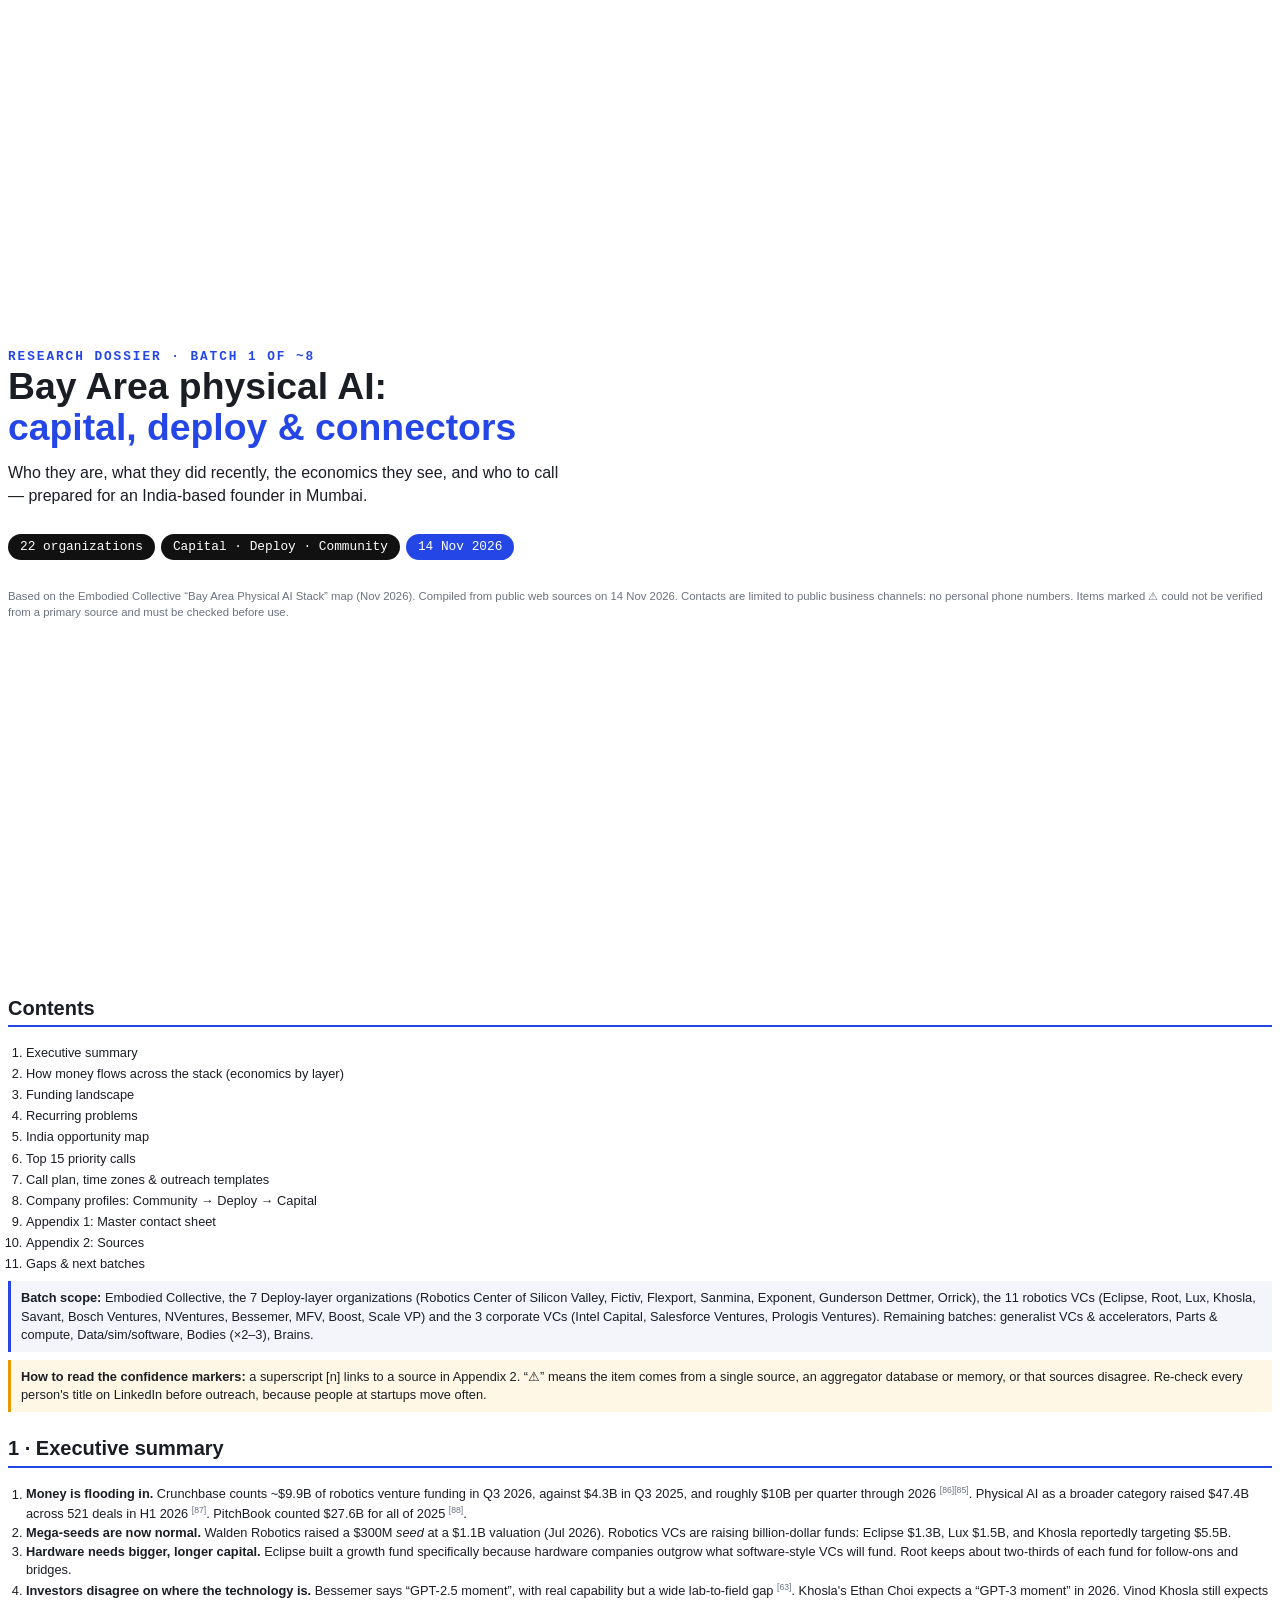
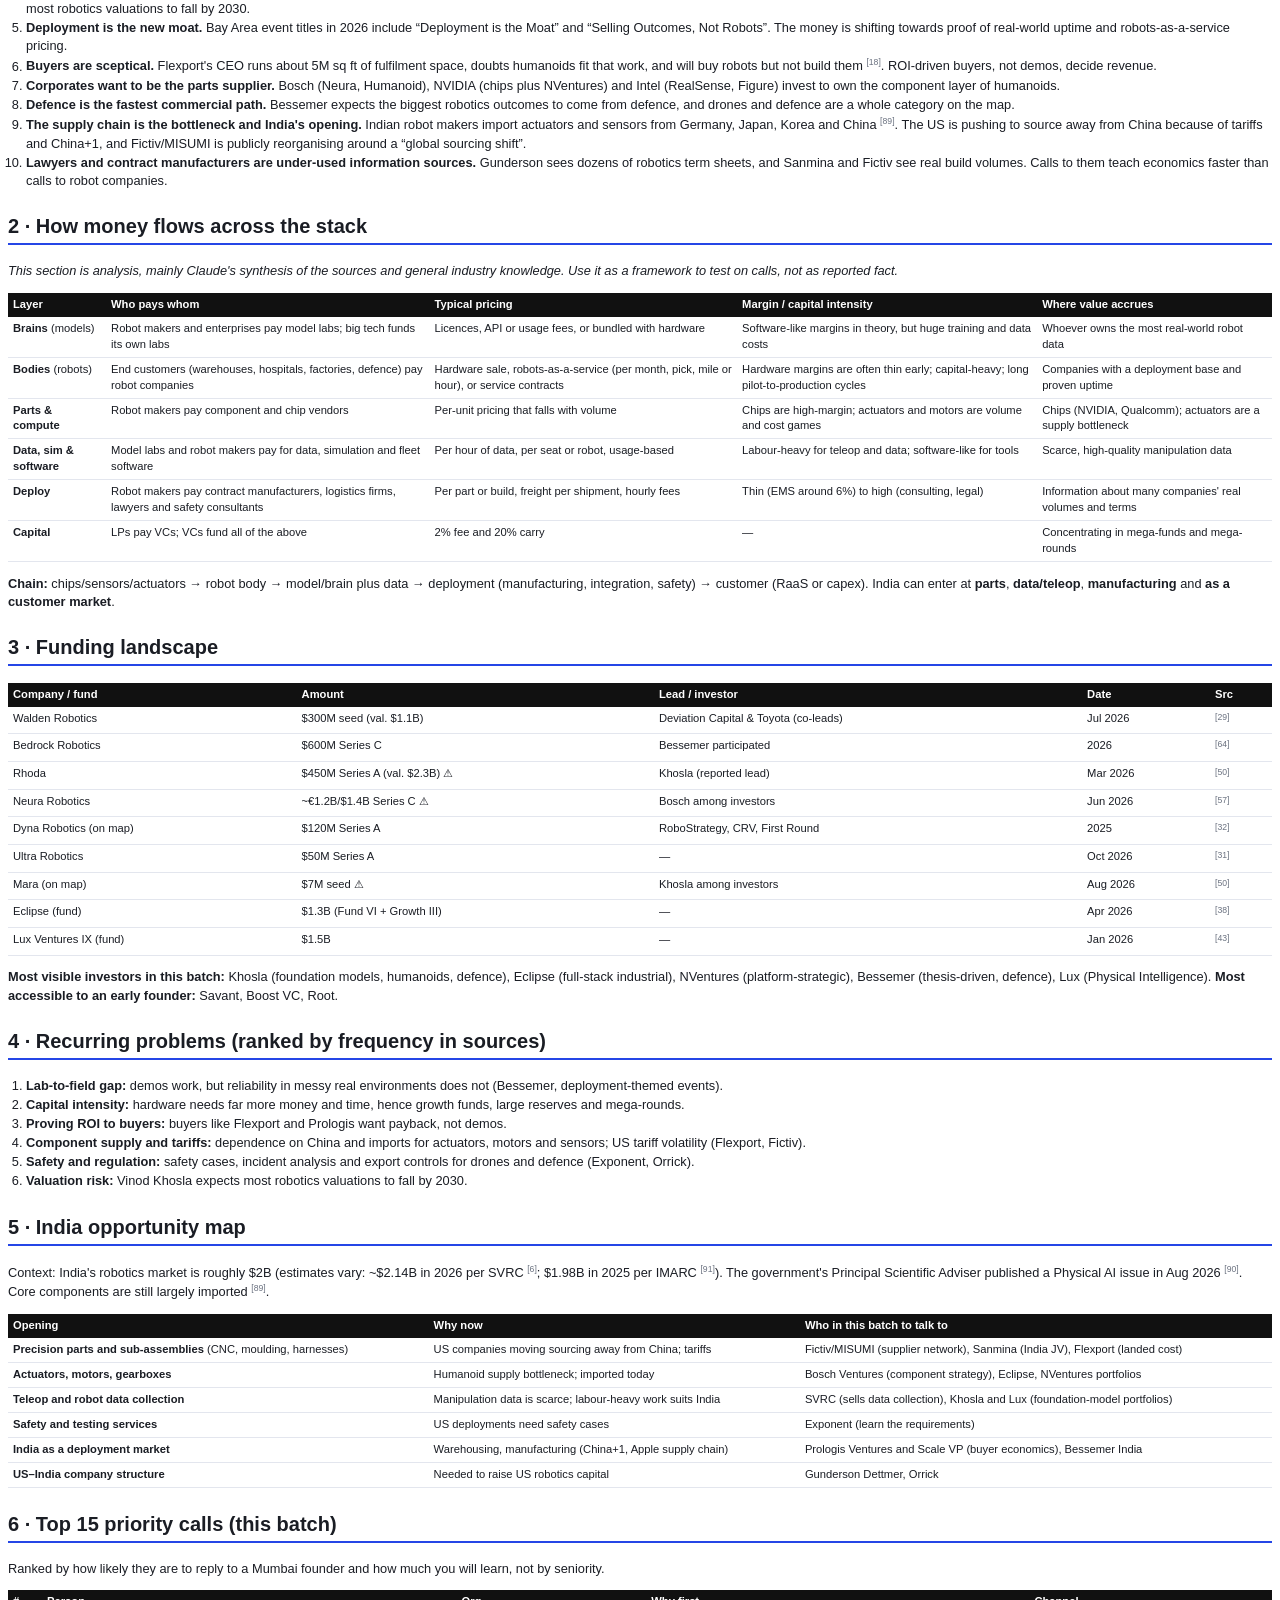
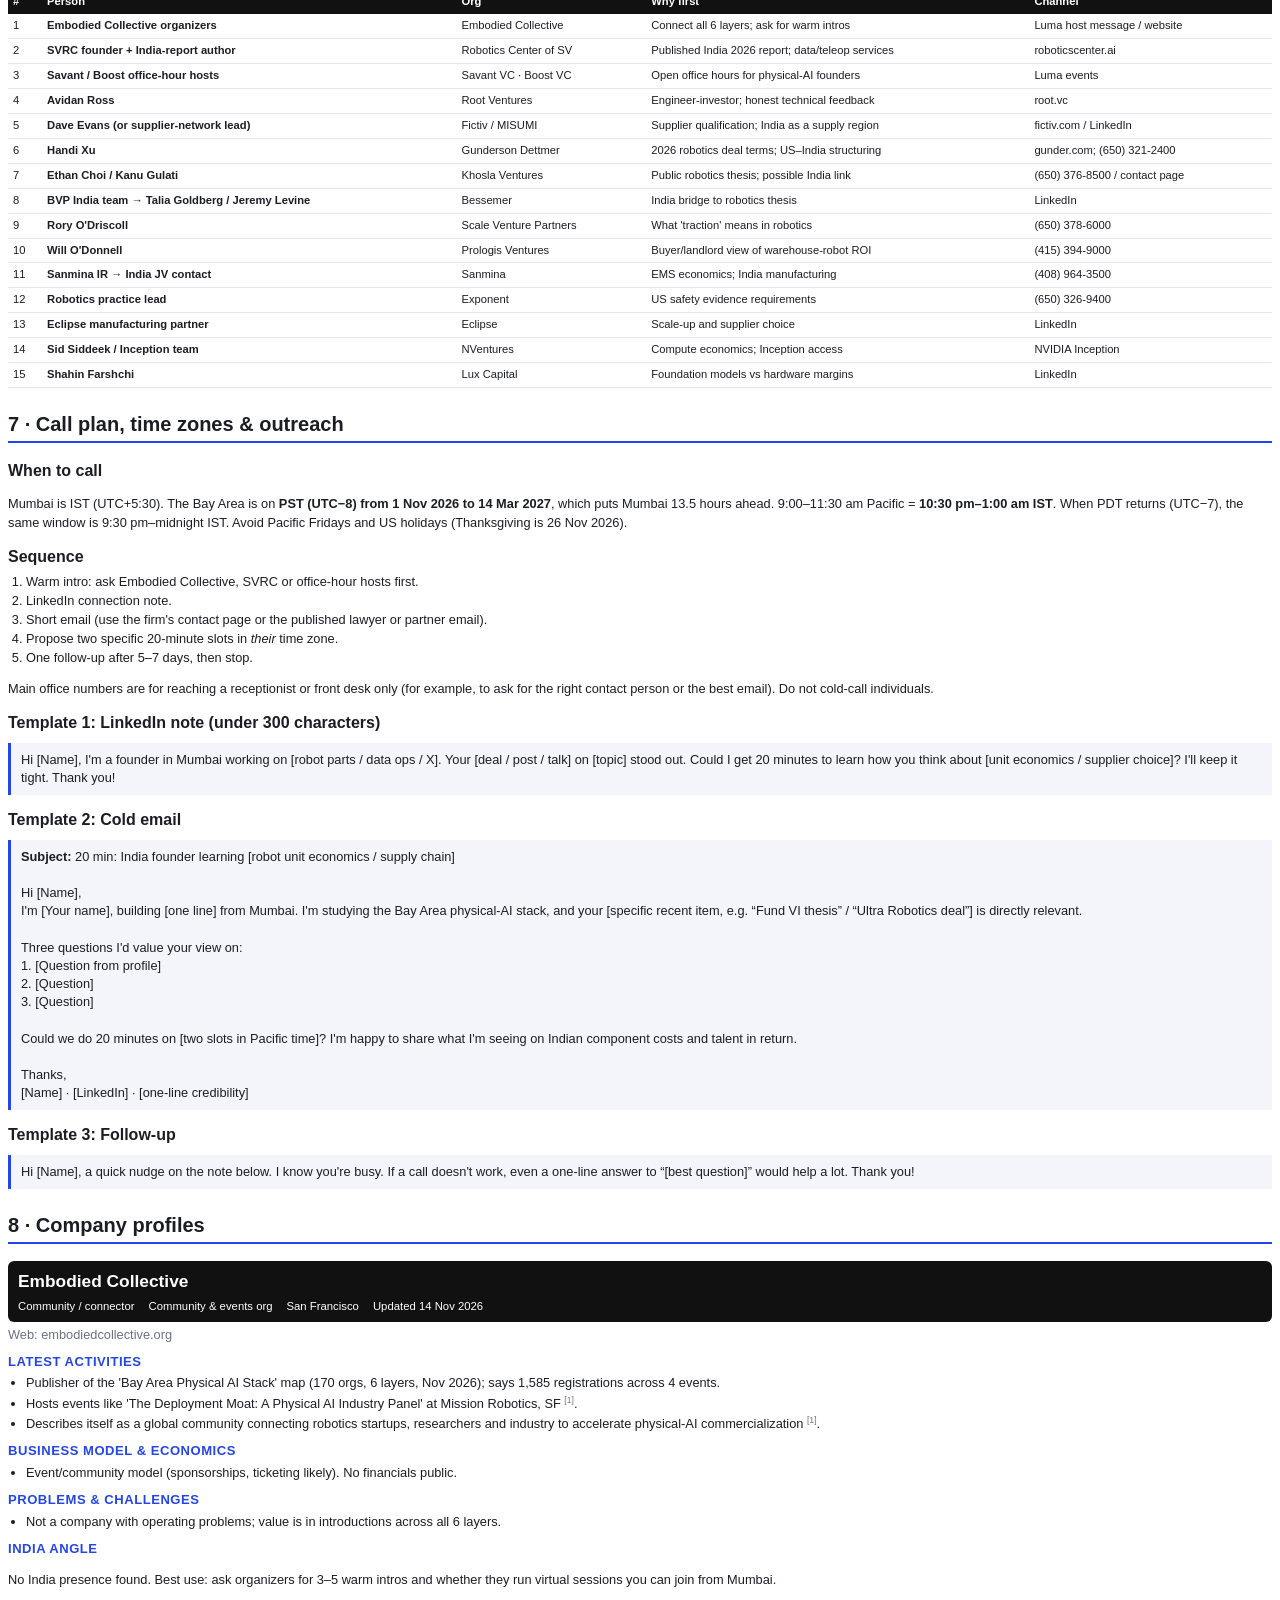
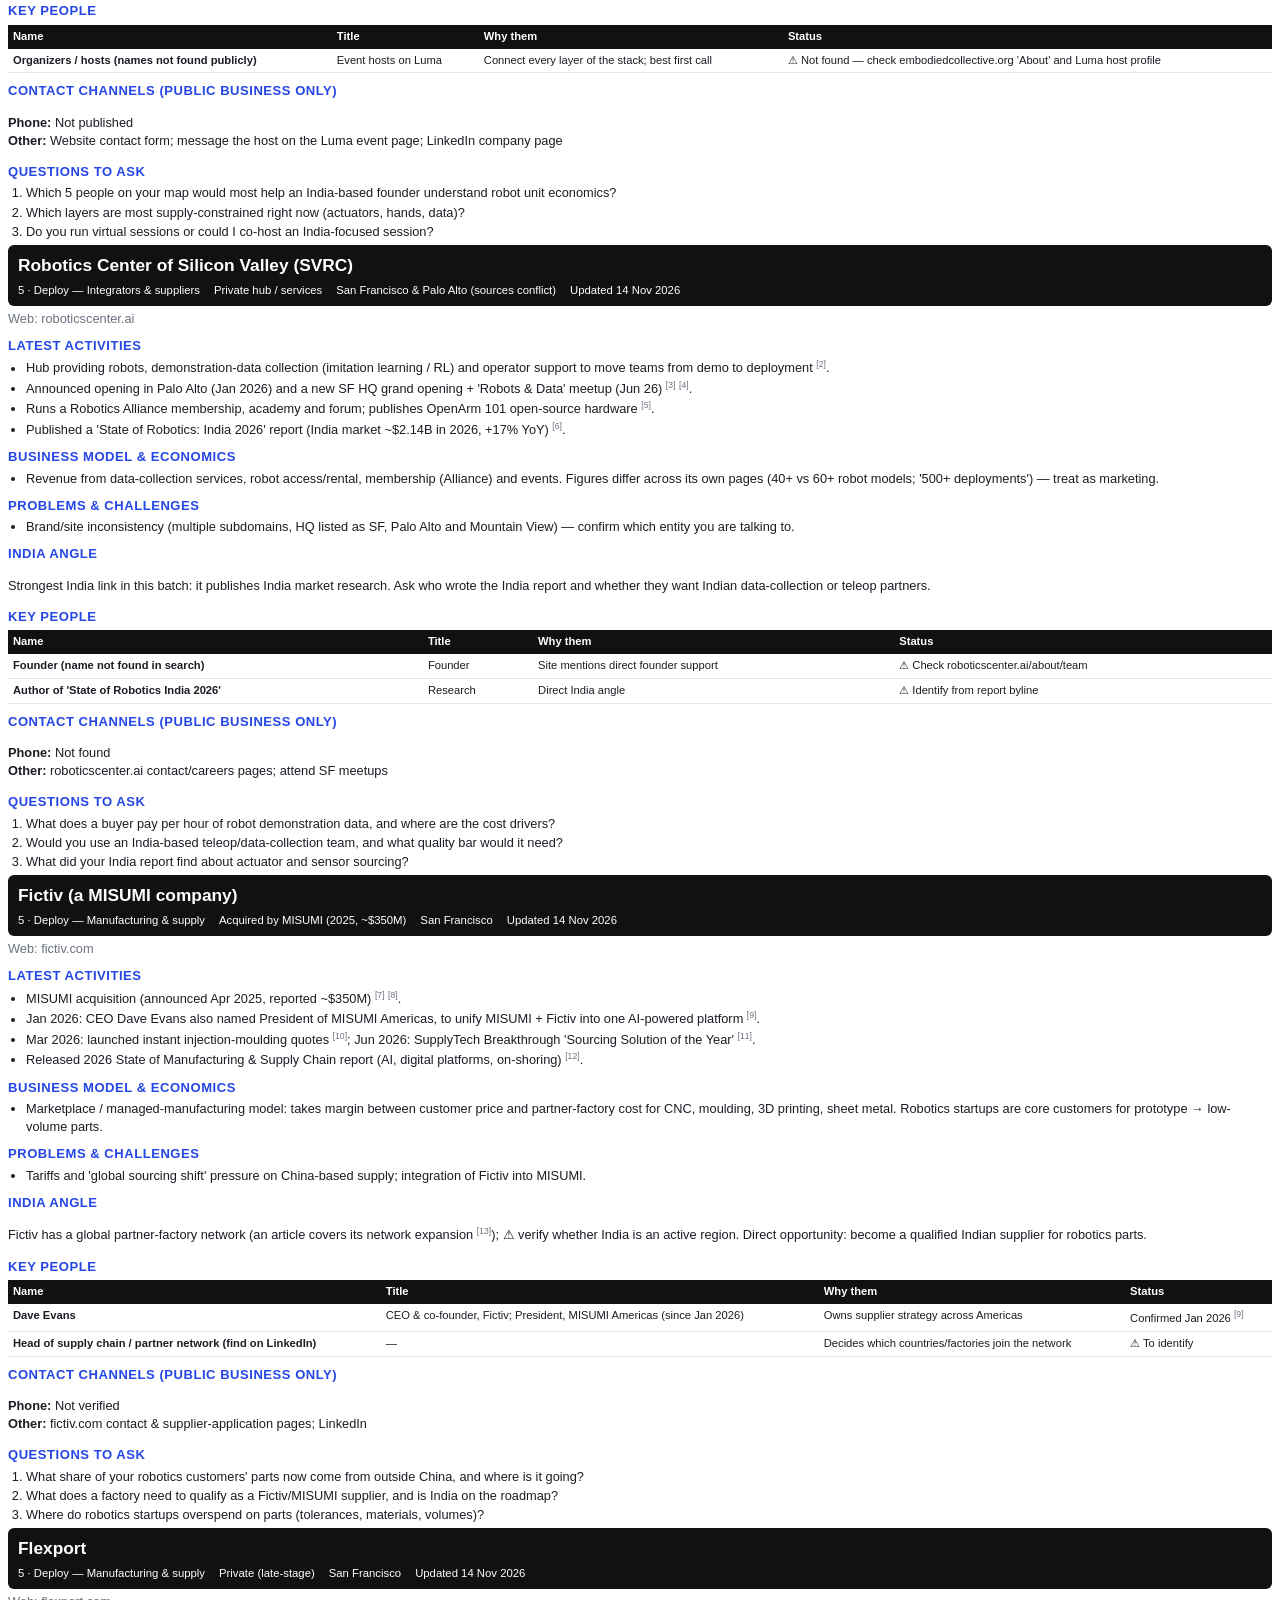
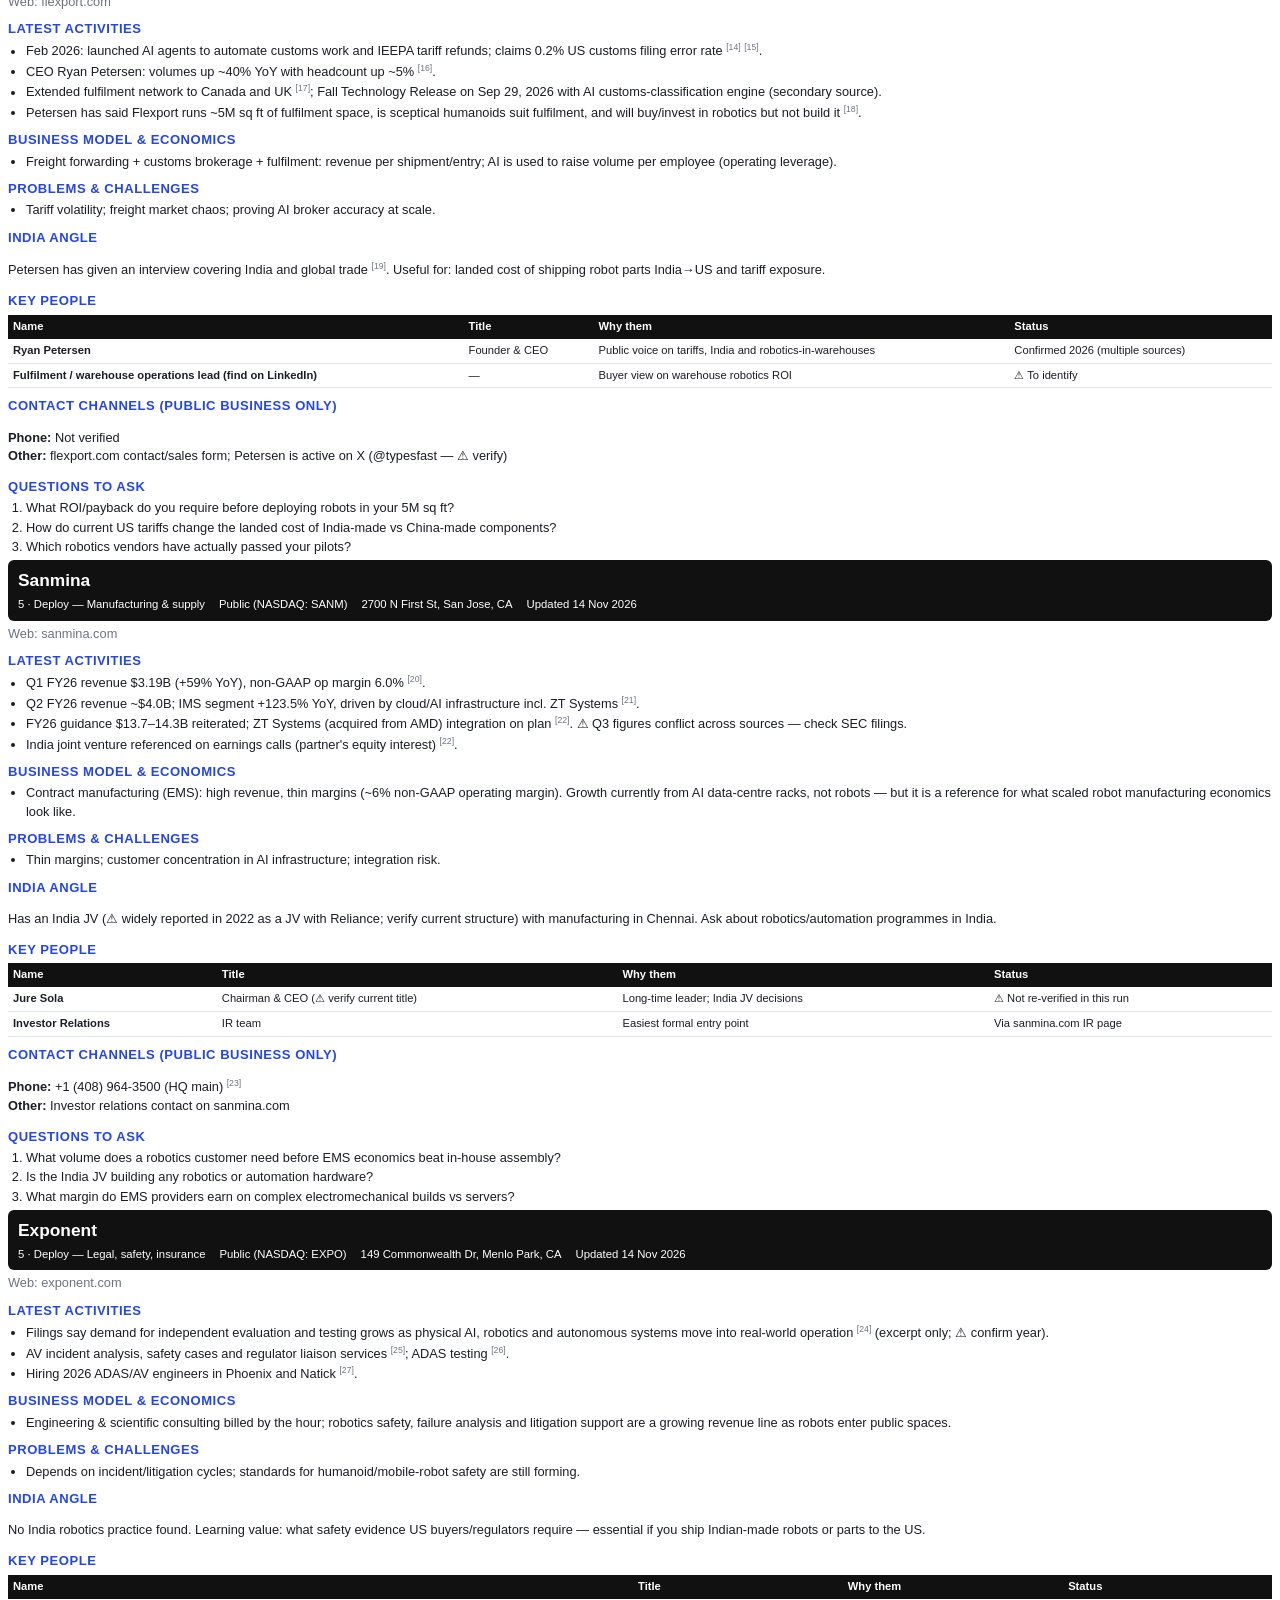
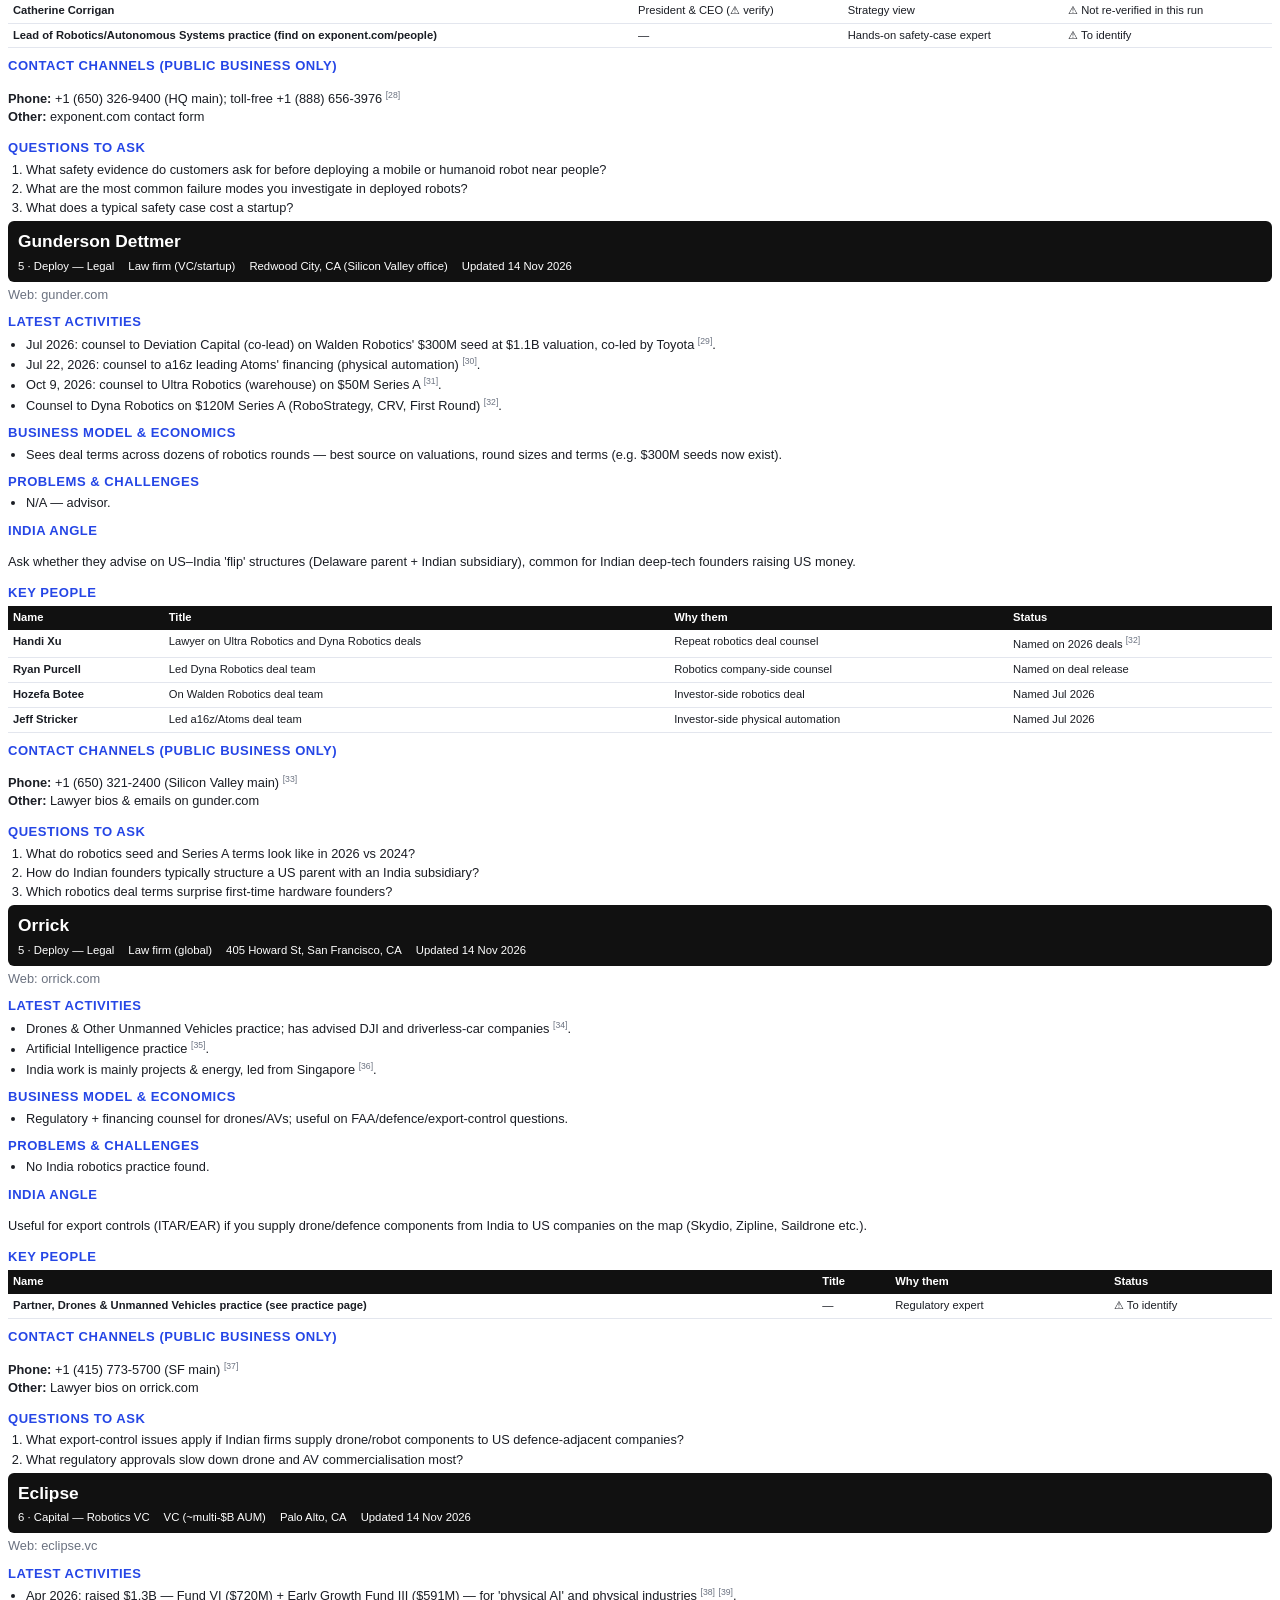
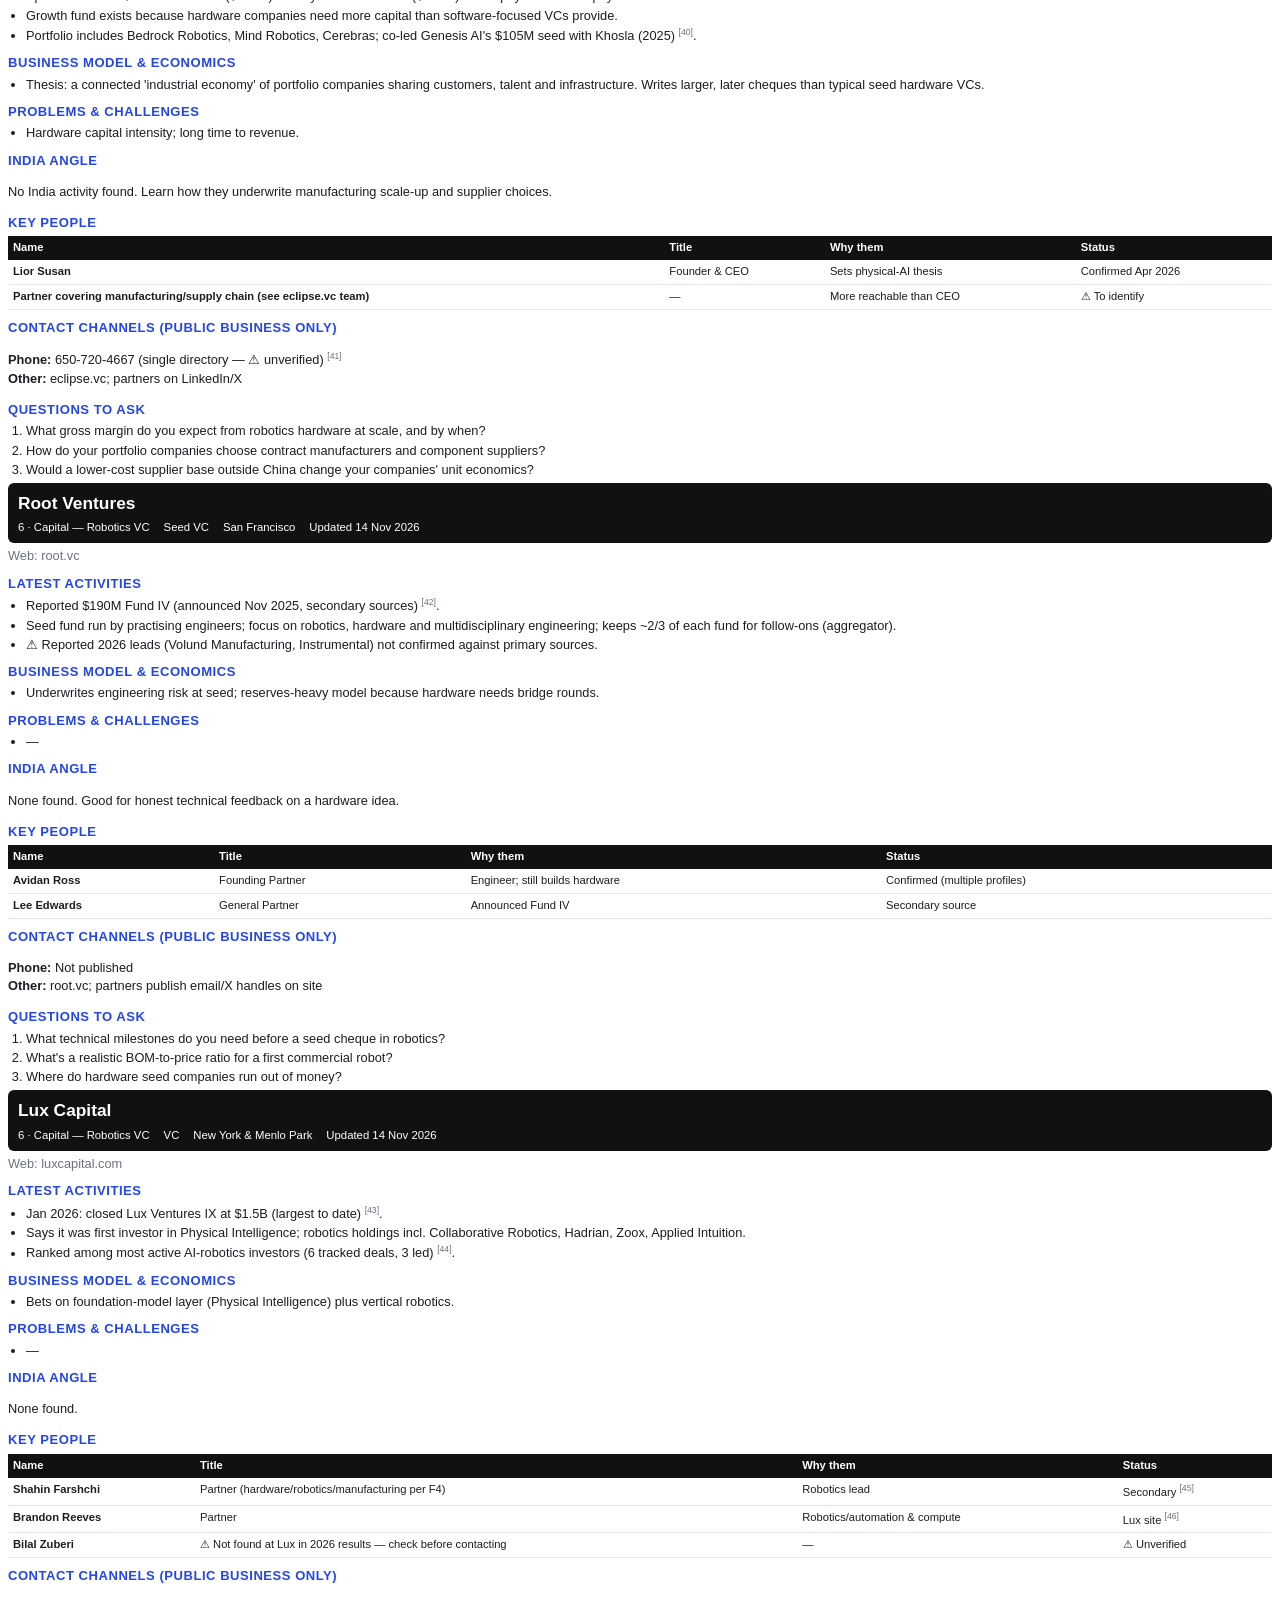
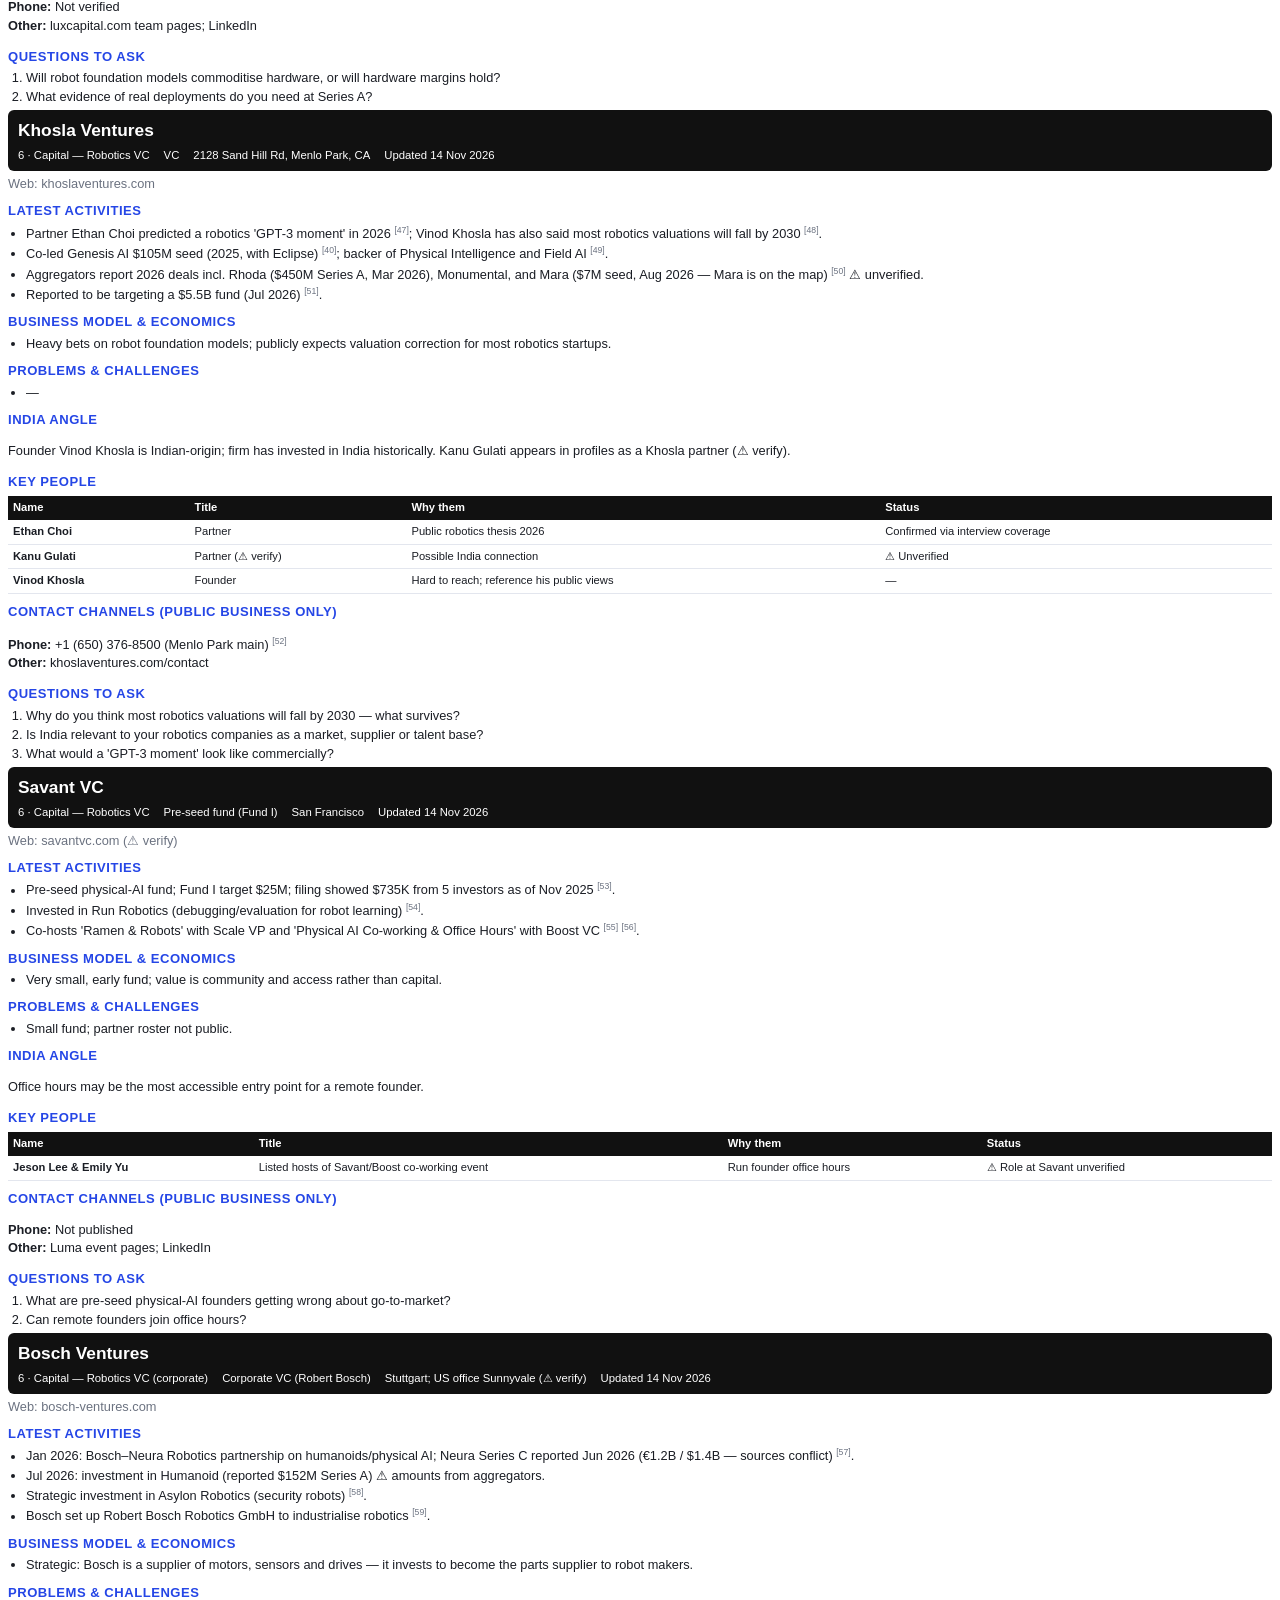
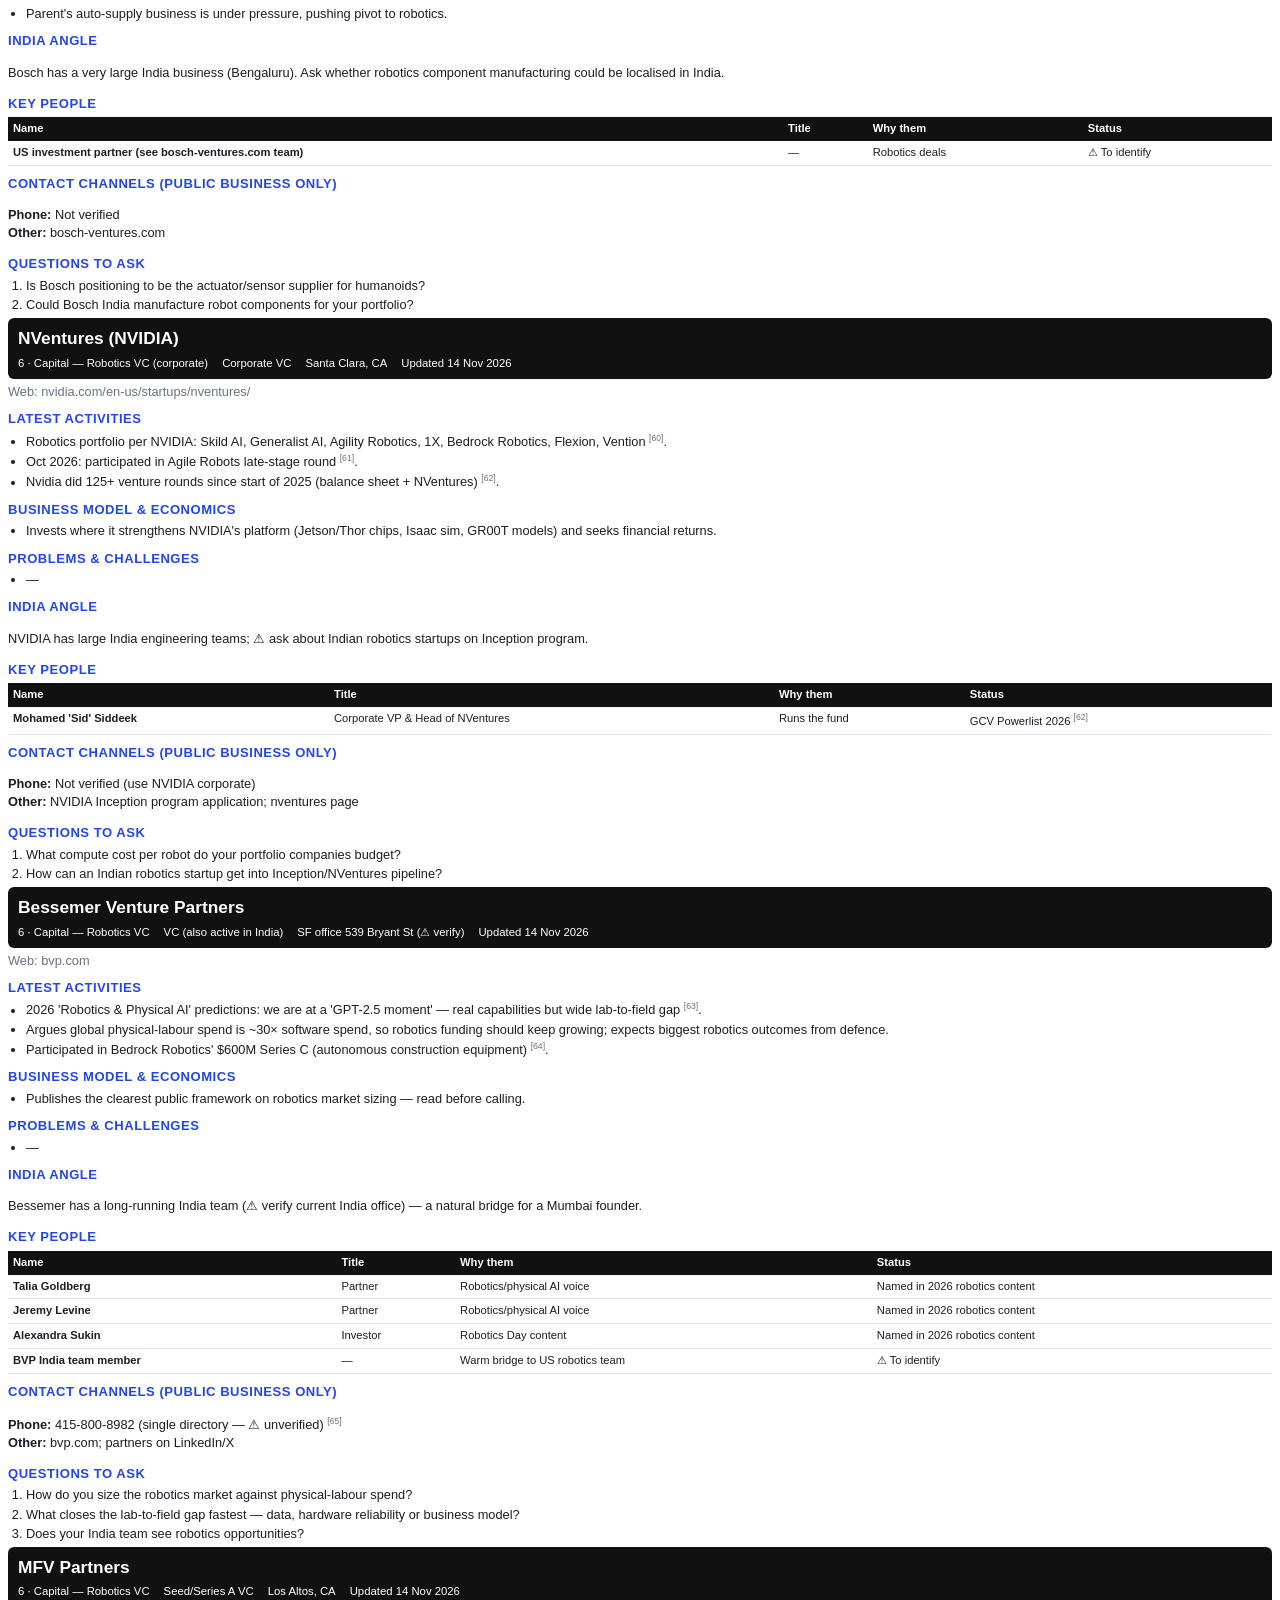
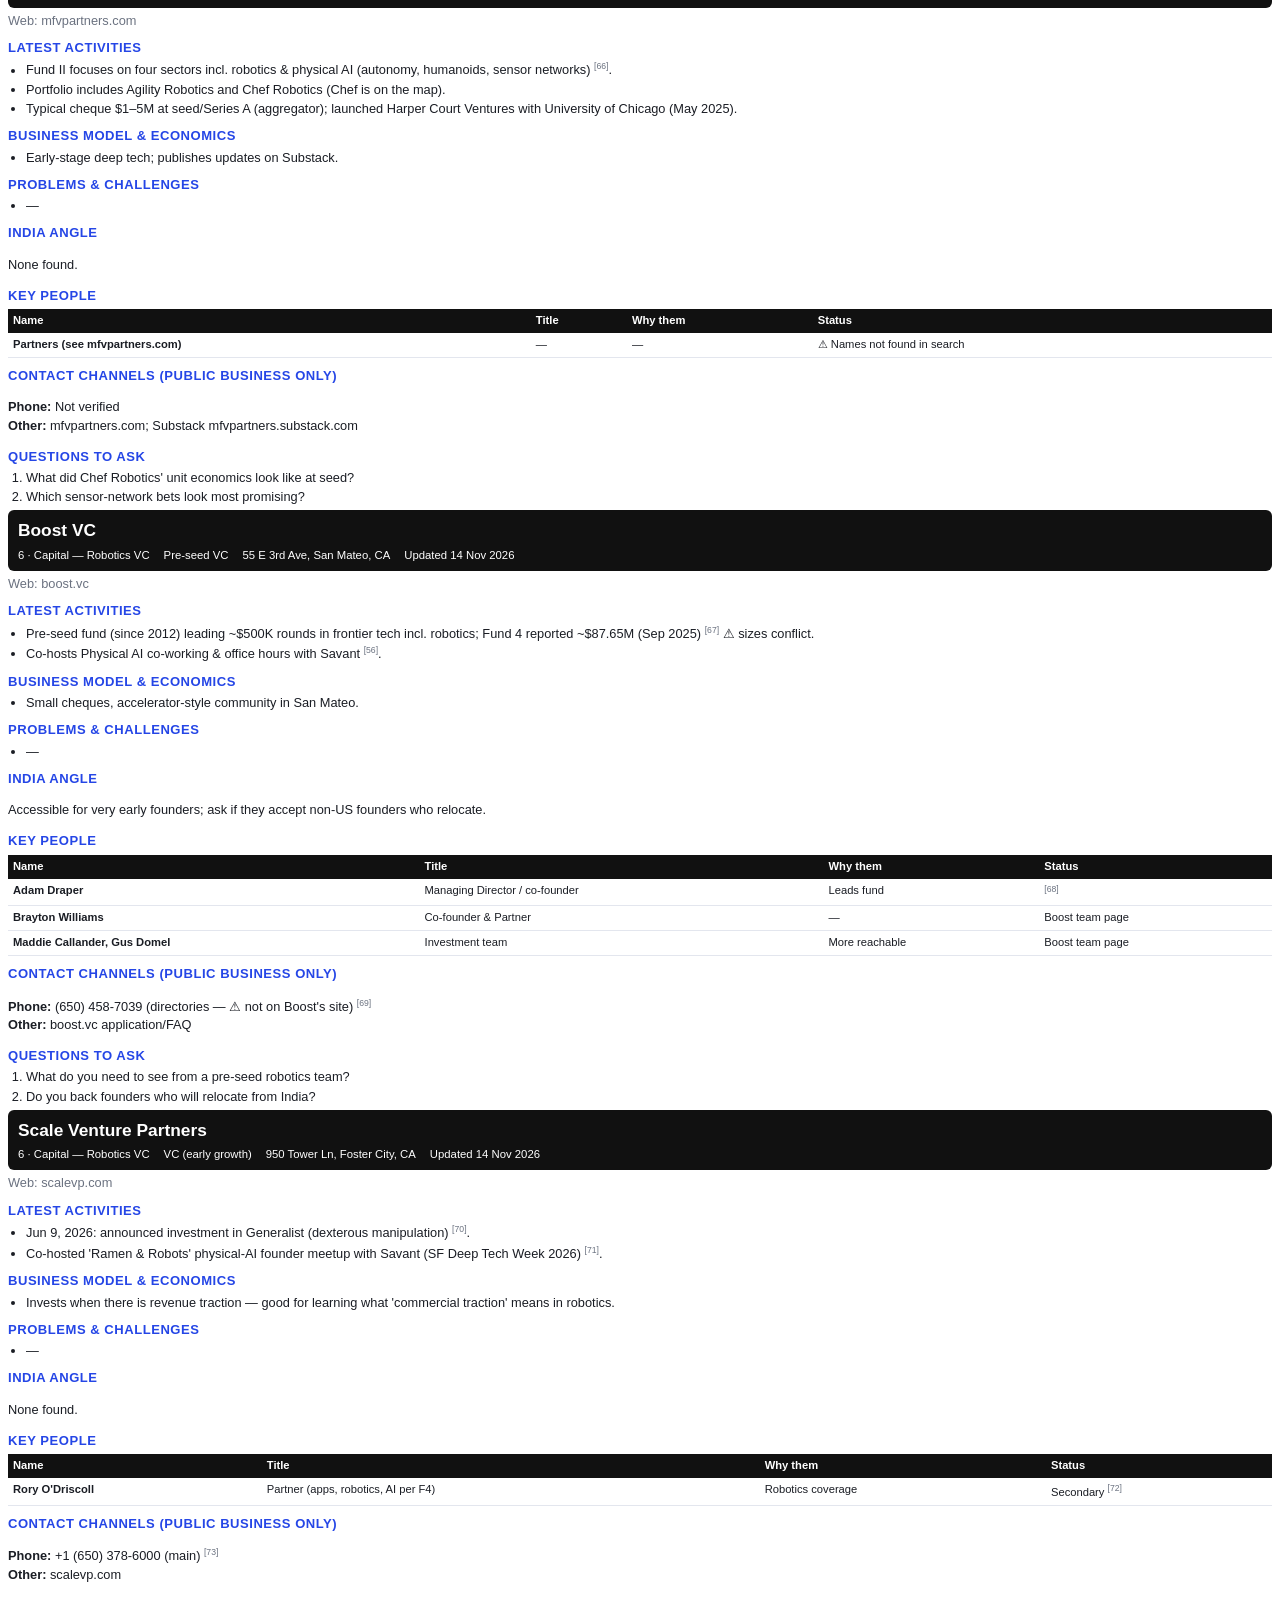
<file: robotics_research/dossier_batch1.html>
<!doctype html><html><head><meta charset="utf-8"><title>Physical AI Dossier Batch 1</title>
<style>
@page { size: A4; margin: 16mm 14mm; }
body { font-family: 'Helvetica Neue', Arial, sans-serif; font-size: 9.6pt; color:#1a1d24; line-height:1.42; }
h1 { font-size: 28pt; margin:0; line-height:1.1 } h1 span { color:#2546e6 }
h2 { font-size: 15pt; border-bottom: 2px solid #2546e6; padding-bottom:3px; margin-top:22px; page-break-after: avoid; }
h3 { font-size: 12pt; margin: 14px 0 4px; }
h4 { font-size: 9.8pt; margin: 9px 0 3px; color:#2546e6; text-transform: uppercase; letter-spacing:.04em; page-break-after: avoid; }
ul,ol { margin: 2px 0 4px 18px; padding:0 } li { margin: 1px 0 }
sup { color:#6b7280; font-size: 6.5pt }
.cover { height: 255mm; display:flex; flex-direction:column; justify-content:center; page-break-after: always; }
.kicker { font-family: monospace; color:#2546e6; letter-spacing:.15em; font-weight:bold }
.pill { display:inline-block; background:#111; color:#fff; border-radius:20px; padding:4px 12px; margin:10px 6px 0 0; font-family:monospace }
.pill.b { background:#2546e6 }
.note { background:#f3f5fb; border-left: 3px solid #2546e6; padding:8px 10px; margin:8px 0; }
.warn { background:#fff7e6; border-left: 3px solid #e69a00; padding:8px 10px; margin:8px 0; }
table.t { width:100%; border-collapse: collapse; margin: 4px 0 8px; font-size: 8.4pt; page-break-inside: auto; }
table.t th { background:#111; color:#fff; text-align:left; padding:4px 5px; }
table.t td { border-bottom: 1px solid #e3e6ee; padding:4px 5px; vertical-align: top; }
table.t tr { page-break-inside: avoid; }
.profile { page-break-before: always; }
.strip { background:#111; color:#fff; padding:8px 10px; border-radius:6px; display:flex; flex-wrap:wrap; gap:4px 14px; font-size:8.5pt }
.strip .cname { font-size: 13pt; font-weight:bold; width:100% }
.web { color:#6b7280; margin:4px 0 0 }
.toc li { margin: 3px 0 }
.src li { font-size: 7.4pt; word-break: break-all; }
.layer { page-break-before: always; }
</style></head><body>

<div class="cover">
 <div class="kicker">RESEARCH DOSSIER · BATCH 1 OF ~8</div>
 <h1>Bay Area physical AI:<br><span>capital, deploy &amp; connectors</span></h1>
 <p style="font-size:12pt;max-width:150mm;margin-top:14px">Who they are, what they did recently, the economics they see, and who to call — prepared for an India-based founder in Mumbai.</p>
 <div><span class="pill">22 organizations</span><span class="pill">Capital · Deploy · Community</span><span class="pill b">14 Nov 2026</span></div>
 <p style="margin-top:28px;color:#6b7280;font-size:8.5pt">Based on the Embodied Collective “Bay Area Physical AI Stack” map (Nov 2026). Compiled from public web sources on 14 Nov 2026. Contacts are limited to public business channels: no personal phone numbers. Items marked ⚠ could not be verified from a primary source and must be checked before use.</p>
</div>

<h2>Contents</h2>
<ol class="toc">
 <li>Executive summary</li><li>How money flows across the stack (economics by layer)</li><li>Funding landscape</li><li>Recurring problems</li>
 <li>India opportunity map</li><li>Top 15 priority calls</li><li>Call plan, time zones &amp; outreach templates</li>
 <li>Company profiles: Community → Deploy → Capital</li><li>Appendix 1: Master contact sheet</li><li>Appendix 2: Sources</li><li>Gaps &amp; next batches</li>
</ol>
<div class="note"><b>Batch scope:</b> Embodied Collective, the 7 Deploy-layer organizations (Robotics Center of Silicon Valley, Fictiv, Flexport, Sanmina, Exponent, Gunderson Dettmer, Orrick), the 11 robotics VCs (Eclipse, Root, Lux, Khosla, Savant, Bosch Ventures, NVentures, Bessemer, MFV, Boost, Scale VP) and the 3 corporate VCs (Intel Capital, Salesforce Ventures, Prologis Ventures). Remaining batches: generalist VCs &amp; accelerators, Parts &amp; compute, Data/sim/software, Bodies (×2–3), Brains.</div>
<div class="warn"><b>How to read the confidence markers:</b> a superscript [n] links to a source in Appendix 2. “⚠” means the item comes from a single source, an aggregator database or memory, or that sources disagree. Re-check every person's title on LinkedIn before outreach, because people at startups move often.</div>

<h2>1 · Executive summary</h2>
<ol>
<li><b>Money is flooding in.</b> Crunchbase counts ~$9.9B of robotics venture funding in Q3 2026, against $4.3B in Q3 2025, and roughly $10B per quarter through 2026 <sup>[86]</sup><sup>[85]</sup>. Physical AI as a broader category raised $47.4B across 521 deals in H1 2026 <sup>[87]</sup>. PitchBook counted $27.6B for all of 2025 <sup>[88]</sup>.</li>
<li><b>Mega-seeds are now normal.</b> Walden Robotics raised a $300M <i>seed</i> at a $1.1B valuation (Jul 2026). Robotics VCs are raising billion-dollar funds: Eclipse $1.3B, Lux $1.5B, and Khosla reportedly targeting $5.5B.</li>
<li><b>Hardware needs bigger, longer capital.</b> Eclipse built a growth fund specifically because hardware companies outgrow what software-style VCs will fund. Root keeps about two-thirds of each fund for follow-ons and bridges.</li>
<li><b>Investors disagree on where the technology is.</b> Bessemer says “GPT-2.5 moment”, with real capability but a wide lab-to-field gap <sup>[63]</sup>. Khosla's Ethan Choi expects a “GPT-3 moment” in 2026. Vinod Khosla still expects most robotics valuations to fall by 2030.</li>
<li><b>Deployment is the new moat.</b> Bay Area event titles in 2026 include “Deployment is the Moat” and “Selling Outcomes, Not Robots”. The money is shifting towards proof of real-world uptime and robots-as-a-service pricing.</li>
<li><b>Buyers are sceptical.</b> Flexport's CEO runs about 5M sq ft of fulfilment space, doubts humanoids fit that work, and will buy robots but not build them <sup>[18]</sup>. ROI-driven buyers, not demos, decide revenue.</li>
<li><b>Corporates want to be the parts supplier.</b> Bosch (Neura, Humanoid), NVIDIA (chips plus NVentures) and Intel (RealSense, Figure) invest to own the component layer of humanoids.</li>
<li><b>Defence is the fastest commercial path.</b> Bessemer expects the biggest robotics outcomes to come from defence, and drones and defence are a whole category on the map.</li>
<li><b>The supply chain is the bottleneck and India's opening.</b> Indian robot makers import actuators and sensors from Germany, Japan, Korea and China <sup>[89]</sup>. The US is pushing to source away from China because of tariffs and China+1, and Fictiv/MISUMI is publicly reorganising around a “global sourcing shift”.</li>
<li><b>Lawyers and contract manufacturers are under-used information sources.</b> Gunderson sees dozens of robotics term sheets, and Sanmina and Fictiv see real build volumes. Calls to them teach economics faster than calls to robot companies.</li>
</ol>

<h2>2 · How money flows across the stack</h2>
<p><i>This section is analysis, mainly Claude's synthesis of the sources and general industry knowledge. Use it as a framework to test on calls, not as reported fact.</i></p>
<table class="t">
<tr><th>Layer</th><th>Who pays whom</th><th>Typical pricing</th><th>Margin / capital intensity</th><th>Where value accrues</th></tr>
<tr><td><b>Brains</b> (models)</td><td>Robot makers and enterprises pay model labs; big tech funds its own labs</td><td>Licences, API or usage fees, or bundled with hardware</td><td>Software-like margins in theory, but huge training and data costs</td><td>Whoever owns the most real-world robot data</td></tr>
<tr><td><b>Bodies</b> (robots)</td><td>End customers (warehouses, hospitals, factories, defence) pay robot companies</td><td>Hardware sale, robots-as-a-service (per month, pick, mile or hour), or service contracts</td><td>Hardware margins are often thin early; capital-heavy; long pilot-to-production cycles</td><td>Companies with a deployment base and proven uptime</td></tr>
<tr><td><b>Parts &amp; compute</b></td><td>Robot makers pay component and chip vendors</td><td>Per-unit pricing that falls with volume</td><td>Chips are high-margin; actuators and motors are volume and cost games</td><td>Chips (NVIDIA, Qualcomm); actuators are a supply bottleneck</td></tr>
<tr><td><b>Data, sim &amp; software</b></td><td>Model labs and robot makers pay for data, simulation and fleet software</td><td>Per hour of data, per seat or robot, usage-based</td><td>Labour-heavy for teleop and data; software-like for tools</td><td>Scarce, high-quality manipulation data</td></tr>
<tr><td><b>Deploy</b></td><td>Robot makers pay contract manufacturers, logistics firms, lawyers and safety consultants</td><td>Per part or build, freight per shipment, hourly fees</td><td>Thin (EMS around 6%) to high (consulting, legal)</td><td>Information about many companies' real volumes and terms</td></tr>
<tr><td><b>Capital</b></td><td>LPs pay VCs; VCs fund all of the above</td><td>2% fee and 20% carry</td><td>—</td><td>Concentrating in mega-funds and mega-rounds</td></tr>
</table>
<p><b>Chain:</b> chips/sensors/actuators → robot body → model/brain plus data → deployment (manufacturing, integration, safety) → customer (RaaS or capex). India can enter at <b>parts</b>, <b>data/teleop</b>, <b>manufacturing</b> and <b>as a customer market</b>.</p>

<h2>3 · Funding landscape</h2>
<table class="t"><tr><th>Company / fund</th><th>Amount</th><th>Lead / investor</th><th>Date</th><th>Src</th></tr><tr><td>Walden Robotics</td><td>$300M seed (val. $1.1B)</td><td>Deviation Capital &amp; Toyota (co-leads)</td><td>Jul 2026</td><td><sup>[29]</sup></td></tr><tr><td>Bedrock Robotics</td><td>$600M Series C</td><td>Bessemer participated</td><td>2026</td><td><sup>[64]</sup></td></tr><tr><td>Rhoda</td><td>$450M Series A (val. $2.3B) ⚠</td><td>Khosla (reported lead)</td><td>Mar 2026</td><td><sup>[50]</sup></td></tr><tr><td>Neura Robotics</td><td>~€1.2B/$1.4B Series C ⚠</td><td>Bosch among investors</td><td>Jun 2026</td><td><sup>[57]</sup></td></tr><tr><td>Dyna Robotics (on map)</td><td>$120M Series A</td><td>RoboStrategy, CRV, First Round</td><td>2025</td><td><sup>[32]</sup></td></tr><tr><td>Ultra Robotics</td><td>$50M Series A</td><td>—</td><td>Oct 2026</td><td><sup>[31]</sup></td></tr><tr><td>Mara (on map)</td><td>$7M seed ⚠</td><td>Khosla among investors</td><td>Aug 2026</td><td><sup>[50]</sup></td></tr><tr><td>Eclipse (fund)</td><td>$1.3B (Fund VI + Growth III)</td><td>—</td><td>Apr 2026</td><td><sup>[38]</sup></td></tr><tr><td>Lux Ventures IX (fund)</td><td>$1.5B</td><td>—</td><td>Jan 2026</td><td><sup>[43]</sup></td></tr></table>
<p><b>Most visible investors in this batch:</b> Khosla (foundation models, humanoids, defence), Eclipse (full-stack industrial), NVentures (platform-strategic), Bessemer (thesis-driven, defence), Lux (Physical Intelligence). <b>Most accessible to an early founder:</b> Savant, Boost VC, Root.</p>

<h2>4 · Recurring problems (ranked by frequency in sources)</h2>
<ol>
<li><b>Lab-to-field gap:</b> demos work, but reliability in messy real environments does not (Bessemer, deployment-themed events).</li>
<li><b>Capital intensity:</b> hardware needs far more money and time, hence growth funds, large reserves and mega-rounds.</li>
<li><b>Proving ROI to buyers:</b> buyers like Flexport and Prologis want payback, not demos.</li>
<li><b>Component supply and tariffs:</b> dependence on China and imports for actuators, motors and sensors; US tariff volatility (Flexport, Fictiv).</li>
<li><b>Safety and regulation:</b> safety cases, incident analysis and export controls for drones and defence (Exponent, Orrick).</li>
<li><b>Valuation risk:</b> Vinod Khosla expects most robotics valuations to fall by 2030.</li>
</ol>

<h2>5 · India opportunity map</h2>
<p>Context: India's robotics market is roughly $2B (estimates vary: ~$2.14B in 2026 per SVRC <sup>[6]</sup>; $1.98B in 2025 per IMARC <sup>[91]</sup>). The government's Principal Scientific Adviser published a Physical AI issue in Aug 2026 <sup>[90]</sup>. Core components are still largely imported <sup>[89]</sup>.</p>
<table class="t">
<tr><th>Opening</th><th>Why now</th><th>Who in this batch to talk to</th></tr>
<tr><td><b>Precision parts and sub-assemblies</b> (CNC, moulding, harnesses)</td><td>US companies moving sourcing away from China; tariffs</td><td>Fictiv/MISUMI (supplier network), Sanmina (India JV), Flexport (landed cost)</td></tr>
<tr><td><b>Actuators, motors, gearboxes</b></td><td>Humanoid supply bottleneck; imported today</td><td>Bosch Ventures (component strategy), Eclipse, NVentures portfolios</td></tr>
<tr><td><b>Teleop and robot data collection</b></td><td>Manipulation data is scarce; labour-heavy work suits India</td><td>SVRC (sells data collection), Khosla and Lux (foundation-model portfolios)</td></tr>
<tr><td><b>Safety and testing services</b></td><td>US deployments need safety cases</td><td>Exponent (learn the requirements)</td></tr>
<tr><td><b>India as a deployment market</b></td><td>Warehousing, manufacturing (China+1, Apple supply chain)</td><td>Prologis Ventures and Scale VP (buyer economics), Bessemer India</td></tr>
<tr><td><b>US–India company structure</b></td><td>Needed to raise US robotics capital</td><td>Gunderson Dettmer, Orrick</td></tr>
</table>

<h2>6 · Top 15 priority calls (this batch)</h2>
<p>Ranked by how likely they are to reply to a Mumbai founder and how much you will learn, not by seniority.</p>
<table class="t"><tr><th>#</th><th>Person</th><th>Org</th><th>Why first</th><th>Channel</th></tr><tr><td>1</td><td><b>Embodied Collective organizers</b></td><td>Embodied Collective</td><td>Connect all 6 layers; ask for warm intros</td><td>Luma host message / website</td></tr><tr><td>2</td><td><b>SVRC founder + India-report author</b></td><td>Robotics Center of SV</td><td>Published India 2026 report; data/teleop services</td><td>roboticscenter.ai</td></tr><tr><td>3</td><td><b>Savant / Boost office-hour hosts</b></td><td>Savant VC · Boost VC</td><td>Open office hours for physical-AI founders</td><td>Luma events</td></tr><tr><td>4</td><td><b>Avidan Ross</b></td><td>Root Ventures</td><td>Engineer-investor; honest technical feedback</td><td>root.vc</td></tr><tr><td>5</td><td><b>Dave Evans (or supplier-network lead)</b></td><td>Fictiv / MISUMI</td><td>Supplier qualification; India as a supply region</td><td>fictiv.com / LinkedIn</td></tr><tr><td>6</td><td><b>Handi Xu</b></td><td>Gunderson Dettmer</td><td>2026 robotics deal terms; US–India structuring</td><td>gunder.com; (650) 321-2400</td></tr><tr><td>7</td><td><b>Ethan Choi / Kanu Gulati</b></td><td>Khosla Ventures</td><td>Public robotics thesis; possible India link</td><td>(650) 376-8500 / contact page</td></tr><tr><td>8</td><td><b>BVP India team → Talia Goldberg / Jeremy Levine</b></td><td>Bessemer</td><td>India bridge to robotics thesis</td><td>LinkedIn</td></tr><tr><td>9</td><td><b>Rory O&#x27;Driscoll</b></td><td>Scale Venture Partners</td><td>What &#x27;traction&#x27; means in robotics</td><td>(650) 378-6000</td></tr><tr><td>10</td><td><b>Will O&#x27;Donnell</b></td><td>Prologis Ventures</td><td>Buyer/landlord view of warehouse-robot ROI</td><td>(415) 394-9000</td></tr><tr><td>11</td><td><b>Sanmina IR → India JV contact</b></td><td>Sanmina</td><td>EMS economics; India manufacturing</td><td>(408) 964-3500</td></tr><tr><td>12</td><td><b>Robotics practice lead</b></td><td>Exponent</td><td>US safety evidence requirements</td><td>(650) 326-9400</td></tr><tr><td>13</td><td><b>Eclipse manufacturing partner</b></td><td>Eclipse</td><td>Scale-up and supplier choice</td><td>LinkedIn</td></tr><tr><td>14</td><td><b>Sid Siddeek / Inception team</b></td><td>NVentures</td><td>Compute economics; Inception access</td><td>NVIDIA Inception</td></tr><tr><td>15</td><td><b>Shahin Farshchi</b></td><td>Lux Capital</td><td>Foundation models vs hardware margins</td><td>LinkedIn</td></tr></table>

<h2>7 · Call plan, time zones &amp; outreach</h2>
<h3>When to call</h3>
<p>Mumbai is IST (UTC+5:30). The Bay Area is on <b>PST (UTC−8) from 1 Nov 2026 to 14 Mar 2027</b>, which puts Mumbai 13.5 hours ahead. 9:00–11:30 am Pacific = <b>10:30 pm–1:00 am IST</b>. When PDT returns (UTC−7), the same window is 9:30 pm–midnight IST. Avoid Pacific Fridays and US holidays (Thanksgiving is 26 Nov 2026).</p>
<h3>Sequence</h3>
<ol><li>Warm intro: ask Embodied Collective, SVRC or office-hour hosts first.</li><li>LinkedIn connection note.</li><li>Short email (use the firm's contact page or the published lawyer or partner email).</li><li>Propose two specific 20-minute slots in <i>their</i> time zone.</li><li>One follow-up after 5–7 days, then stop.</li></ol>
<p>Main office numbers are for reaching a receptionist or front desk only (for example, to ask for the right contact person or the best email). Do not cold-call individuals.</p>
<h3>Template 1: LinkedIn note (under 300 characters)</h3>
<div class="note">Hi [Name], I'm a founder in Mumbai working on [robot parts / data ops / X]. Your [deal / post / talk] on [topic] stood out. Could I get 20 minutes to learn how you think about [unit economics / supplier choice]? I'll keep it tight. Thank you!</div>
<h3>Template 2: Cold email</h3>
<div class="note"><b>Subject:</b> 20 min: India founder learning [robot unit economics / supply chain]<br><br>Hi [Name],<br>I'm [Your name], building [one line] from Mumbai. I'm studying the Bay Area physical-AI stack, and your [specific recent item, e.g. “Fund VI thesis” / “Ultra Robotics deal”] is directly relevant.<br><br>Three questions I'd value your view on:<br>1. [Question from profile]<br>2. [Question]<br>3. [Question]<br><br>Could we do 20 minutes on [two slots in Pacific time]? I'm happy to share what I'm seeing on Indian component costs and talent in return.<br><br>Thanks,<br>[Name] · [LinkedIn] · [one-line credibility]</div>
<h3>Template 3: Follow-up</h3>
<div class="note">Hi [Name], a quick nudge on the note below. I know you're busy. If a call doesn't work, even a one-line answer to “[best question]” would help a lot. Thank you!</div>


<section class="profile"><h2>8 · Company profiles</h2>
 <div class="strip"><span class="cname">Embodied Collective</span><span>Community / connector</span><span>Community &amp; events org</span><span>San Francisco</span><span>Updated 14 Nov 2026</span></div>
 <p class="web">Web: embodiedcollective.org</p>
 <h4>Latest activities</h4><ul><li>Publisher of the 'Bay Area Physical AI Stack' map (170 orgs, 6 layers, Nov 2026); says 1,585 registrations across 4 events.</li><li>Hosts events like 'The Deployment Moat: A Physical AI Industry Panel' at Mission Robotics, SF <sup>[1]</sup>.</li><li>Describes itself as a global community connecting robotics startups, researchers and industry to accelerate physical-AI commercialization <sup>[1]</sup>.</li></ul>
 <h4>Business model &amp; economics</h4><ul><li>Event/community model (sponsorships, ticketing likely). No financials public.</li></ul>
 <h4>Problems &amp; challenges</h4><ul><li>Not a company with operating problems; value is in introductions across all 6 layers.</li></ul>
 <h4>India angle</h4><p>No India presence found. Best use: ask organizers for 3–5 warm intros and whether they run virtual sessions you can join from Mumbai.</p>
 <h4>Key people</h4>
 <table class="t"><tr><th>Name</th><th>Title</th><th>Why them</th><th>Status</th></tr><tr><td><b>Organizers / hosts (names not found publicly)</b></td><td>Event hosts on Luma</td><td>Connect every layer of the stack; best first call</td><td>⚠ Not found — check embodiedcollective.org 'About' and Luma host profile</td></tr></table>
 <h4>Contact channels (public business only)</h4>
 <p><b>Phone:</b> Not published <br><b>Other:</b> Website contact form; message the host on the Luma event page; LinkedIn company page</p>
 <h4>Questions to ask</h4><ol><li>Which 5 people on your map would most help an India-based founder understand robot unit economics?</li><li>Which layers are most supply-constrained right now (actuators, hands, data)?</li><li>Do you run virtual sessions or could I co-host an India-focused session?</li></ol>
</section>
<section class="profile">
 <div class="strip"><span class="cname">Robotics Center of Silicon Valley (SVRC)</span><span>5 · Deploy — Integrators &amp; suppliers</span><span>Private hub / services</span><span>San Francisco &amp; Palo Alto (sources conflict)</span><span>Updated 14 Nov 2026</span></div>
 <p class="web">Web: roboticscenter.ai</p>
 <h4>Latest activities</h4><ul><li>Hub providing robots, demonstration-data collection (imitation learning / RL) and operator support to move teams from demo to deployment <sup>[2]</sup>.</li><li>Announced opening in Palo Alto (Jan 2026) and a new SF HQ grand opening + 'Robots & Data' meetup (Jun 26) <sup>[3]</sup> <sup>[4]</sup>.</li><li>Runs a Robotics Alliance membership, academy and forum; publishes OpenArm 101 open-source hardware <sup>[5]</sup>.</li><li>Published a 'State of Robotics: India 2026' report (India market ~$2.14B in 2026, +17% YoY) <sup>[6]</sup>.</li></ul>
 <h4>Business model &amp; economics</h4><ul><li>Revenue from data-collection services, robot access/rental, membership (Alliance) and events. Figures differ across its own pages (40+ vs 60+ robot models; '500+ deployments') — treat as marketing.</li></ul>
 <h4>Problems &amp; challenges</h4><ul><li>Brand/site inconsistency (multiple subdomains, HQ listed as SF, Palo Alto and Mountain View) — confirm which entity you are talking to.</li></ul>
 <h4>India angle</h4><p>Strongest India link in this batch: it publishes India market research. Ask who wrote the India report and whether they want Indian data-collection or teleop partners.</p>
 <h4>Key people</h4>
 <table class="t"><tr><th>Name</th><th>Title</th><th>Why them</th><th>Status</th></tr><tr><td><b>Founder (name not found in search)</b></td><td>Founder</td><td>Site mentions direct founder support</td><td>⚠ Check roboticscenter.ai/about/team</td></tr><tr><td><b>Author of &#x27;State of Robotics India 2026&#x27;</b></td><td>Research</td><td>Direct India angle</td><td>⚠ Identify from report byline</td></tr></table>
 <h4>Contact channels (public business only)</h4>
 <p><b>Phone:</b> Not found <br><b>Other:</b> roboticscenter.ai contact/careers pages; attend SF meetups</p>
 <h4>Questions to ask</h4><ol><li>What does a buyer pay per hour of robot demonstration data, and where are the cost drivers?</li><li>Would you use an India-based teleop/data-collection team, and what quality bar would it need?</li><li>What did your India report find about actuator and sensor sourcing?</li></ol>
</section>
<section class="profile">
 <div class="strip"><span class="cname">Fictiv (a MISUMI company)</span><span>5 · Deploy — Manufacturing &amp; supply</span><span>Acquired by MISUMI (2025, ~$350M)</span><span>San Francisco</span><span>Updated 14 Nov 2026</span></div>
 <p class="web">Web: fictiv.com</p>
 <h4>Latest activities</h4><ul><li>MISUMI acquisition (announced Apr 2025, reported ~$350M) <sup>[7]</sup> <sup>[8]</sup>.</li><li>Jan 2026: CEO Dave Evans also named President of MISUMI Americas, to unify MISUMI + Fictiv into one AI-powered platform <sup>[9]</sup>.</li><li>Mar 2026: launched instant injection-moulding quotes <sup>[10]</sup>; Jun 2026: SupplyTech Breakthrough 'Sourcing Solution of the Year' <sup>[11]</sup>.</li><li>Released 2026 State of Manufacturing & Supply Chain report (AI, digital platforms, on-shoring) <sup>[12]</sup>.</li></ul>
 <h4>Business model &amp; economics</h4><ul><li>Marketplace / managed-manufacturing model: takes margin between customer price and partner-factory cost for CNC, moulding, 3D printing, sheet metal. Robotics startups are core customers for prototype → low-volume parts.</li></ul>
 <h4>Problems &amp; challenges</h4><ul><li>Tariffs and 'global sourcing shift' pressure on China-based supply; integration of Fictiv into MISUMI.</li></ul>
 <h4>India angle</h4><p>Fictiv has a global partner-factory network (an article covers its network expansion <sup>[13]</sup>); ⚠ verify whether India is an active region. Direct opportunity: become a qualified Indian supplier for robotics parts.</p>
 <h4>Key people</h4>
 <table class="t"><tr><th>Name</th><th>Title</th><th>Why them</th><th>Status</th></tr><tr><td><b>Dave Evans</b></td><td>CEO &amp; co-founder, Fictiv; President, MISUMI Americas (since Jan 2026)</td><td>Owns supplier strategy across Americas</td><td>Confirmed Jan 2026 <sup>[9]</sup></td></tr><tr><td><b>Head of supply chain / partner network (find on LinkedIn)</b></td><td>—</td><td>Decides which countries/factories join the network</td><td>⚠ To identify</td></tr></table>
 <h4>Contact channels (public business only)</h4>
 <p><b>Phone:</b> Not verified <br><b>Other:</b> fictiv.com contact &amp; supplier-application pages; LinkedIn</p>
 <h4>Questions to ask</h4><ol><li>What share of your robotics customers&#x27; parts now come from outside China, and where is it going?</li><li>What does a factory need to qualify as a Fictiv/MISUMI supplier, and is India on the roadmap?</li><li>Where do robotics startups overspend on parts (tolerances, materials, volumes)?</li></ol>
</section>
<section class="profile">
 <div class="strip"><span class="cname">Flexport</span><span>5 · Deploy — Manufacturing &amp; supply</span><span>Private (late-stage)</span><span>San Francisco</span><span>Updated 14 Nov 2026</span></div>
 <p class="web">Web: flexport.com</p>
 <h4>Latest activities</h4><ul><li>Feb 2026: launched AI agents to automate customs work and IEEPA tariff refunds; claims 0.2% US customs filing error rate <sup>[14]</sup> <sup>[15]</sup>.</li><li>CEO Ryan Petersen: volumes up ~40% YoY with headcount up ~5% <sup>[16]</sup>.</li><li>Extended fulfilment network to Canada and UK <sup>[17]</sup>; Fall Technology Release on Sep 29, 2026 with AI customs-classification engine (secondary source).</li><li>Petersen has said Flexport runs ~5M sq ft of fulfilment space, is sceptical humanoids suit fulfilment, and will buy/invest in robotics but not build it <sup>[18]</sup>.</li></ul>
 <h4>Business model &amp; economics</h4><ul><li>Freight forwarding + customs brokerage + fulfilment: revenue per shipment/entry; AI is used to raise volume per employee (operating leverage).</li></ul>
 <h4>Problems &amp; challenges</h4><ul><li>Tariff volatility; freight market chaos; proving AI broker accuracy at scale.</li></ul>
 <h4>India angle</h4><p>Petersen has given an interview covering India and global trade <sup>[19]</sup>. Useful for: landed cost of shipping robot parts India→US and tariff exposure.</p>
 <h4>Key people</h4>
 <table class="t"><tr><th>Name</th><th>Title</th><th>Why them</th><th>Status</th></tr><tr><td><b>Ryan Petersen</b></td><td>Founder &amp; CEO</td><td>Public voice on tariffs, India and robotics-in-warehouses</td><td>Confirmed 2026 (multiple sources)</td></tr><tr><td><b>Fulfilment / warehouse operations lead (find on LinkedIn)</b></td><td>—</td><td>Buyer view on warehouse robotics ROI</td><td>⚠ To identify</td></tr></table>
 <h4>Contact channels (public business only)</h4>
 <p><b>Phone:</b> Not verified <br><b>Other:</b> flexport.com contact/sales form; Petersen is active on X (@typesfast — ⚠ verify)</p>
 <h4>Questions to ask</h4><ol><li>What ROI/payback do you require before deploying robots in your 5M sq ft?</li><li>How do current US tariffs change the landed cost of India-made vs China-made components?</li><li>Which robotics vendors have actually passed your pilots?</li></ol>
</section>
<section class="profile">
 <div class="strip"><span class="cname">Sanmina</span><span>5 · Deploy — Manufacturing &amp; supply</span><span>Public (NASDAQ: SANM)</span><span>2700 N First St, San Jose, CA</span><span>Updated 14 Nov 2026</span></div>
 <p class="web">Web: sanmina.com</p>
 <h4>Latest activities</h4><ul><li>Q1 FY26 revenue $3.19B (+59% YoY), non-GAAP op margin 6.0% <sup>[20]</sup>.</li><li>Q2 FY26 revenue ~$4.0B; IMS segment +123.5% YoY, driven by cloud/AI infrastructure incl. ZT Systems <sup>[21]</sup>.</li><li>FY26 guidance $13.7–14.3B reiterated; ZT Systems (acquired from AMD) integration on plan <sup>[22]</sup>. ⚠ Q3 figures conflict across sources — check SEC filings.</li><li>India joint venture referenced on earnings calls (partner's equity interest) <sup>[22]</sup>.</li></ul>
 <h4>Business model &amp; economics</h4><ul><li>Contract manufacturing (EMS): high revenue, thin margins (~6% non-GAAP operating margin). Growth currently from AI data-centre racks, not robots — but it is a reference for what scaled robot manufacturing economics look like.</li></ul>
 <h4>Problems &amp; challenges</h4><ul><li>Thin margins; customer concentration in AI infrastructure; integration risk.</li></ul>
 <h4>India angle</h4><p>Has an India JV (⚠ widely reported in 2022 as a JV with Reliance; verify current structure) with manufacturing in Chennai. Ask about robotics/automation programmes in India.</p>
 <h4>Key people</h4>
 <table class="t"><tr><th>Name</th><th>Title</th><th>Why them</th><th>Status</th></tr><tr><td><b>Jure Sola</b></td><td>Chairman &amp; CEO (⚠ verify current title)</td><td>Long-time leader; India JV decisions</td><td>⚠ Not re-verified in this run</td></tr><tr><td><b>Investor Relations</b></td><td>IR team</td><td>Easiest formal entry point</td><td>Via sanmina.com IR page</td></tr></table>
 <h4>Contact channels (public business only)</h4>
 <p><b>Phone:</b> +1 (408) 964-3500 (HQ main) <sup>[23]</sup><br><b>Other:</b> Investor relations contact on sanmina.com</p>
 <h4>Questions to ask</h4><ol><li>What volume does a robotics customer need before EMS economics beat in-house assembly?</li><li>Is the India JV building any robotics or automation hardware?</li><li>What margin do EMS providers earn on complex electromechanical builds vs servers?</li></ol>
</section>
<section class="profile">
 <div class="strip"><span class="cname">Exponent</span><span>5 · Deploy — Legal, safety, insurance</span><span>Public (NASDAQ: EXPO)</span><span>149 Commonwealth Dr, Menlo Park, CA</span><span>Updated 14 Nov 2026</span></div>
 <p class="web">Web: exponent.com</p>
 <h4>Latest activities</h4><ul><li>Filings say demand for independent evaluation and testing grows as physical AI, robotics and autonomous systems move into real-world operation <sup>[24]</sup> (excerpt only; ⚠ confirm year).</li><li>AV incident analysis, safety cases and regulator liaison services <sup>[25]</sup>; ADAS testing <sup>[26]</sup>.</li><li>Hiring 2026 ADAS/AV engineers in Phoenix and Natick <sup>[27]</sup>.</li></ul>
 <h4>Business model &amp; economics</h4><ul><li>Engineering & scientific consulting billed by the hour; robotics safety, failure analysis and litigation support are a growing revenue line as robots enter public spaces.</li></ul>
 <h4>Problems &amp; challenges</h4><ul><li>Depends on incident/litigation cycles; standards for humanoid/mobile-robot safety are still forming.</li></ul>
 <h4>India angle</h4><p>No India robotics practice found. Learning value: what safety evidence US buyers/regulators require — essential if you ship Indian-made robots or parts to the US.</p>
 <h4>Key people</h4>
 <table class="t"><tr><th>Name</th><th>Title</th><th>Why them</th><th>Status</th></tr><tr><td><b>Catherine Corrigan</b></td><td>President &amp; CEO (⚠ verify)</td><td>Strategy view</td><td>⚠ Not re-verified in this run</td></tr><tr><td><b>Lead of Robotics/Autonomous Systems practice (find on exponent.com/people)</b></td><td>—</td><td>Hands-on safety-case expert</td><td>⚠ To identify</td></tr></table>
 <h4>Contact channels (public business only)</h4>
 <p><b>Phone:</b> +1 (650) 326-9400 (HQ main); toll-free +1 (888) 656-3976 <sup>[28]</sup><br><b>Other:</b> exponent.com contact form</p>
 <h4>Questions to ask</h4><ol><li>What safety evidence do customers ask for before deploying a mobile or humanoid robot near people?</li><li>What are the most common failure modes you investigate in deployed robots?</li><li>What does a typical safety case cost a startup?</li></ol>
</section>
<section class="profile">
 <div class="strip"><span class="cname">Gunderson Dettmer</span><span>5 · Deploy — Legal</span><span>Law firm (VC/startup)</span><span>Redwood City, CA (Silicon Valley office)</span><span>Updated 14 Nov 2026</span></div>
 <p class="web">Web: gunder.com</p>
 <h4>Latest activities</h4><ul><li>Jul 2026: counsel to Deviation Capital (co-lead) on Walden Robotics' $300M seed at $1.1B valuation, co-led by Toyota <sup>[29]</sup>.</li><li>Jul 22, 2026: counsel to a16z leading Atoms' financing (physical automation) <sup>[30]</sup>.</li><li>Oct 9, 2026: counsel to Ultra Robotics (warehouse) on $50M Series A <sup>[31]</sup>.</li><li>Counsel to Dyna Robotics on $120M Series A (RoboStrategy, CRV, First Round) <sup>[32]</sup>.</li></ul>
 <h4>Business model &amp; economics</h4><ul><li>Sees deal terms across dozens of robotics rounds — best source on valuations, round sizes and terms (e.g. $300M seeds now exist).</li></ul>
 <h4>Problems &amp; challenges</h4><ul><li>N/A — advisor.</li></ul>
 <h4>India angle</h4><p>Ask whether they advise on US–India 'flip' structures (Delaware parent + Indian subsidiary), common for Indian deep-tech founders raising US money.</p>
 <h4>Key people</h4>
 <table class="t"><tr><th>Name</th><th>Title</th><th>Why them</th><th>Status</th></tr><tr><td><b>Handi Xu</b></td><td>Lawyer on Ultra Robotics and Dyna Robotics deals</td><td>Repeat robotics deal counsel</td><td>Named on 2026 deals <sup>[32]</sup></td></tr><tr><td><b>Ryan Purcell</b></td><td>Led Dyna Robotics deal team</td><td>Robotics company-side counsel</td><td>Named on deal release</td></tr><tr><td><b>Hozefa Botee</b></td><td>On Walden Robotics deal team</td><td>Investor-side robotics deal</td><td>Named Jul 2026</td></tr><tr><td><b>Jeff Stricker</b></td><td>Led a16z/Atoms deal team</td><td>Investor-side physical automation</td><td>Named Jul 2026</td></tr></table>
 <h4>Contact channels (public business only)</h4>
 <p><b>Phone:</b> +1 (650) 321-2400 (Silicon Valley main) <sup>[33]</sup><br><b>Other:</b> Lawyer bios &amp; emails on gunder.com</p>
 <h4>Questions to ask</h4><ol><li>What do robotics seed and Series A terms look like in 2026 vs 2024?</li><li>How do Indian founders typically structure a US parent with an India subsidiary?</li><li>Which robotics deal terms surprise first-time hardware founders?</li></ol>
</section>
<section class="profile">
 <div class="strip"><span class="cname">Orrick</span><span>5 · Deploy — Legal</span><span>Law firm (global)</span><span>405 Howard St, San Francisco, CA</span><span>Updated 14 Nov 2026</span></div>
 <p class="web">Web: orrick.com</p>
 <h4>Latest activities</h4><ul><li>Drones & Other Unmanned Vehicles practice; has advised DJI and driverless-car companies <sup>[34]</sup>.</li><li>Artificial Intelligence practice <sup>[35]</sup>.</li><li>India work is mainly projects & energy, led from Singapore <sup>[36]</sup>.</li></ul>
 <h4>Business model &amp; economics</h4><ul><li>Regulatory + financing counsel for drones/AVs; useful on FAA/defence/export-control questions.</li></ul>
 <h4>Problems &amp; challenges</h4><ul><li>No India robotics practice found.</li></ul>
 <h4>India angle</h4><p>Useful for export controls (ITAR/EAR) if you supply drone/defence components from India to US companies on the map (Skydio, Zipline, Saildrone etc.).</p>
 <h4>Key people</h4>
 <table class="t"><tr><th>Name</th><th>Title</th><th>Why them</th><th>Status</th></tr><tr><td><b>Partner, Drones &amp; Unmanned Vehicles practice (see practice page)</b></td><td>—</td><td>Regulatory expert</td><td>⚠ To identify</td></tr></table>
 <h4>Contact channels (public business only)</h4>
 <p><b>Phone:</b> +1 (415) 773-5700 (SF main) <sup>[37]</sup><br><b>Other:</b> Lawyer bios on orrick.com</p>
 <h4>Questions to ask</h4><ol><li>What export-control issues apply if Indian firms supply drone/robot components to US defence-adjacent companies?</li><li>What regulatory approvals slow down drone and AV commercialisation most?</li></ol>
</section>
<section class="profile">
 <div class="strip"><span class="cname">Eclipse</span><span>6 · Capital — Robotics VC</span><span>VC (~multi-$B AUM)</span><span>Palo Alto, CA</span><span>Updated 14 Nov 2026</span></div>
 <p class="web">Web: eclipse.vc</p>
 <h4>Latest activities</h4><ul><li>Apr 2026: raised $1.3B — Fund VI ($720M) + Early Growth Fund III ($591M) — for 'physical AI' and physical industries <sup>[38]</sup> <sup>[39]</sup>.</li><li>Growth fund exists because hardware companies need more capital than software-focused VCs provide.</li><li>Portfolio includes Bedrock Robotics, Mind Robotics, Cerebras; co-led Genesis AI's $105M seed with Khosla (2025) <sup>[40]</sup>.</li></ul>
 <h4>Business model &amp; economics</h4><ul><li>Thesis: a connected 'industrial economy' of portfolio companies sharing customers, talent and infrastructure. Writes larger, later cheques than typical seed hardware VCs.</li></ul>
 <h4>Problems &amp; challenges</h4><ul><li>Hardware capital intensity; long time to revenue.</li></ul>
 <h4>India angle</h4><p>No India activity found. Learn how they underwrite manufacturing scale-up and supplier choices.</p>
 <h4>Key people</h4>
 <table class="t"><tr><th>Name</th><th>Title</th><th>Why them</th><th>Status</th></tr><tr><td><b>Lior Susan</b></td><td>Founder &amp; CEO</td><td>Sets physical-AI thesis</td><td>Confirmed Apr 2026</td></tr><tr><td><b>Partner covering manufacturing/supply chain (see eclipse.vc team)</b></td><td>—</td><td>More reachable than CEO</td><td>⚠ To identify</td></tr></table>
 <h4>Contact channels (public business only)</h4>
 <p><b>Phone:</b> 650-720-4667 (single directory — ⚠ unverified) <sup>[41]</sup><br><b>Other:</b> eclipse.vc; partners on LinkedIn/X</p>
 <h4>Questions to ask</h4><ol><li>What gross margin do you expect from robotics hardware at scale, and by when?</li><li>How do your portfolio companies choose contract manufacturers and component suppliers?</li><li>Would a lower-cost supplier base outside China change your companies&#x27; unit economics?</li></ol>
</section>
<section class="profile">
 <div class="strip"><span class="cname">Root Ventures</span><span>6 · Capital — Robotics VC</span><span>Seed VC</span><span>San Francisco</span><span>Updated 14 Nov 2026</span></div>
 <p class="web">Web: root.vc</p>
 <h4>Latest activities</h4><ul><li>Reported $190M Fund IV (announced Nov 2025, secondary sources) <sup>[42]</sup>.</li><li>Seed fund run by practising engineers; focus on robotics, hardware and multidisciplinary engineering; keeps ~2/3 of each fund for follow-ons (aggregator).</li><li>⚠ Reported 2026 leads (Volund Manufacturing, Instrumental) not confirmed against primary sources.</li></ul>
 <h4>Business model &amp; economics</h4><ul><li>Underwrites engineering risk at seed; reserves-heavy model because hardware needs bridge rounds.</li></ul>
 <h4>Problems &amp; challenges</h4><ul><li>—</li></ul>
 <h4>India angle</h4><p>None found. Good for honest technical feedback on a hardware idea.</p>
 <h4>Key people</h4>
 <table class="t"><tr><th>Name</th><th>Title</th><th>Why them</th><th>Status</th></tr><tr><td><b>Avidan Ross</b></td><td>Founding Partner</td><td>Engineer; still builds hardware</td><td>Confirmed (multiple profiles)</td></tr><tr><td><b>Lee Edwards</b></td><td>General Partner</td><td>Announced Fund IV</td><td>Secondary source</td></tr></table>
 <h4>Contact channels (public business only)</h4>
 <p><b>Phone:</b> Not published <br><b>Other:</b> root.vc; partners publish email/X handles on site</p>
 <h4>Questions to ask</h4><ol><li>What technical milestones do you need before a seed cheque in robotics?</li><li>What&#x27;s a realistic BOM-to-price ratio for a first commercial robot?</li><li>Where do hardware seed companies run out of money?</li></ol>
</section>
<section class="profile">
 <div class="strip"><span class="cname">Lux Capital</span><span>6 · Capital — Robotics VC</span><span>VC</span><span>New York &amp; Menlo Park</span><span>Updated 14 Nov 2026</span></div>
 <p class="web">Web: luxcapital.com</p>
 <h4>Latest activities</h4><ul><li>Jan 2026: closed Lux Ventures IX at $1.5B (largest to date) <sup>[43]</sup>.</li><li>Says it was first investor in Physical Intelligence; robotics holdings incl. Collaborative Robotics, Hadrian, Zoox, Applied Intuition.</li><li>Ranked among most active AI-robotics investors (6 tracked deals, 3 led) <sup>[44]</sup>.</li></ul>
 <h4>Business model &amp; economics</h4><ul><li>Bets on foundation-model layer (Physical Intelligence) plus vertical robotics.</li></ul>
 <h4>Problems &amp; challenges</h4><ul><li>—</li></ul>
 <h4>India angle</h4><p>None found.</p>
 <h4>Key people</h4>
 <table class="t"><tr><th>Name</th><th>Title</th><th>Why them</th><th>Status</th></tr><tr><td><b>Shahin Farshchi</b></td><td>Partner (hardware/robotics/manufacturing per F4)</td><td>Robotics lead</td><td>Secondary <sup>[45]</sup></td></tr><tr><td><b>Brandon Reeves</b></td><td>Partner</td><td>Robotics/automation &amp; compute</td><td>Lux site <sup>[46]</sup></td></tr><tr><td><b>Bilal Zuberi</b></td><td>⚠ Not found at Lux in 2026 results — check before contacting</td><td>—</td><td>⚠ Unverified</td></tr></table>
 <h4>Contact channels (public business only)</h4>
 <p><b>Phone:</b> Not verified <br><b>Other:</b> luxcapital.com team pages; LinkedIn</p>
 <h4>Questions to ask</h4><ol><li>Will robot foundation models commoditise hardware, or will hardware margins hold?</li><li>What evidence of real deployments do you need at Series A?</li></ol>
</section>
<section class="profile">
 <div class="strip"><span class="cname">Khosla Ventures</span><span>6 · Capital — Robotics VC</span><span>VC</span><span>2128 Sand Hill Rd, Menlo Park, CA</span><span>Updated 14 Nov 2026</span></div>
 <p class="web">Web: khoslaventures.com</p>
 <h4>Latest activities</h4><ul><li>Partner Ethan Choi predicted a robotics 'GPT-3 moment' in 2026 <sup>[47]</sup>; Vinod Khosla has also said most robotics valuations will fall by 2030 <sup>[48]</sup>.</li><li>Co-led Genesis AI $105M seed (2025, with Eclipse) <sup>[40]</sup>; backer of Physical Intelligence and Field AI <sup>[49]</sup>.</li><li>Aggregators report 2026 deals incl. Rhoda ($450M Series A, Mar 2026), Monumental, and Mara ($7M seed, Aug 2026 — Mara is on the map) <sup>[50]</sup> ⚠ unverified.</li><li>Reported to be targeting a $5.5B fund (Jul 2026) <sup>[51]</sup>.</li></ul>
 <h4>Business model &amp; economics</h4><ul><li>Heavy bets on robot foundation models; publicly expects valuation correction for most robotics startups.</li></ul>
 <h4>Problems &amp; challenges</h4><ul><li>—</li></ul>
 <h4>India angle</h4><p>Founder Vinod Khosla is Indian-origin; firm has invested in India historically. Kanu Gulati appears in profiles as a Khosla partner (⚠ verify).</p>
 <h4>Key people</h4>
 <table class="t"><tr><th>Name</th><th>Title</th><th>Why them</th><th>Status</th></tr><tr><td><b>Ethan Choi</b></td><td>Partner</td><td>Public robotics thesis 2026</td><td>Confirmed via interview coverage</td></tr><tr><td><b>Kanu Gulati</b></td><td>Partner (⚠ verify)</td><td>Possible India connection</td><td>⚠ Unverified</td></tr><tr><td><b>Vinod Khosla</b></td><td>Founder</td><td>Hard to reach; reference his public views</td><td>—</td></tr></table>
 <h4>Contact channels (public business only)</h4>
 <p><b>Phone:</b> +1 (650) 376-8500 (Menlo Park main) <sup>[52]</sup><br><b>Other:</b> khoslaventures.com/contact</p>
 <h4>Questions to ask</h4><ol><li>Why do you think most robotics valuations will fall by 2030 — what survives?</li><li>Is India relevant to your robotics companies as a market, supplier or talent base?</li><li>What would a &#x27;GPT-3 moment&#x27; look like commercially?</li></ol>
</section>
<section class="profile">
 <div class="strip"><span class="cname">Savant VC</span><span>6 · Capital — Robotics VC</span><span>Pre-seed fund (Fund I)</span><span>San Francisco</span><span>Updated 14 Nov 2026</span></div>
 <p class="web">Web: savantvc.com (⚠ verify)</p>
 <h4>Latest activities</h4><ul><li>Pre-seed physical-AI fund; Fund I target $25M; filing showed $735K from 5 investors as of Nov 2025 <sup>[53]</sup>.</li><li>Invested in Run Robotics (debugging/evaluation for robot learning) <sup>[54]</sup>.</li><li>Co-hosts 'Ramen & Robots' with Scale VP and 'Physical AI Co-working & Office Hours' with Boost VC <sup>[55]</sup> <sup>[56]</sup>.</li></ul>
 <h4>Business model &amp; economics</h4><ul><li>Very small, early fund; value is community and access rather than capital.</li></ul>
 <h4>Problems &amp; challenges</h4><ul><li>Small fund; partner roster not public.</li></ul>
 <h4>India angle</h4><p>Office hours may be the most accessible entry point for a remote founder.</p>
 <h4>Key people</h4>
 <table class="t"><tr><th>Name</th><th>Title</th><th>Why them</th><th>Status</th></tr><tr><td><b>Jeson Lee &amp; Emily Yu</b></td><td>Listed hosts of Savant/Boost co-working event</td><td>Run founder office hours</td><td>⚠ Role at Savant unverified</td></tr></table>
 <h4>Contact channels (public business only)</h4>
 <p><b>Phone:</b> Not published <br><b>Other:</b> Luma event pages; LinkedIn</p>
 <h4>Questions to ask</h4><ol><li>What are pre-seed physical-AI founders getting wrong about go-to-market?</li><li>Can remote founders join office hours?</li></ol>
</section>
<section class="profile">
 <div class="strip"><span class="cname">Bosch Ventures</span><span>6 · Capital — Robotics VC (corporate)</span><span>Corporate VC (Robert Bosch)</span><span>Stuttgart; US office Sunnyvale (⚠ verify)</span><span>Updated 14 Nov 2026</span></div>
 <p class="web">Web: bosch-ventures.com</p>
 <h4>Latest activities</h4><ul><li>Jan 2026: Bosch–Neura Robotics partnership on humanoids/physical AI; Neura Series C reported Jun 2026 (€1.2B / $1.4B — sources conflict) <sup>[57]</sup>.</li><li>Jul 2026: investment in Humanoid (reported $152M Series A) ⚠ amounts from aggregators.</li><li>Strategic investment in Asylon Robotics (security robots) <sup>[58]</sup>.</li><li>Bosch set up Robert Bosch Robotics GmbH to industrialise robotics <sup>[59]</sup>.</li></ul>
 <h4>Business model &amp; economics</h4><ul><li>Strategic: Bosch is a supplier of motors, sensors and drives — it invests to become the parts supplier to robot makers.</li></ul>
 <h4>Problems &amp; challenges</h4><ul><li>Parent's auto-supply business is under pressure, pushing pivot to robotics.</li></ul>
 <h4>India angle</h4><p>Bosch has a very large India business (Bengaluru). Ask whether robotics component manufacturing could be localised in India.</p>
 <h4>Key people</h4>
 <table class="t"><tr><th>Name</th><th>Title</th><th>Why them</th><th>Status</th></tr><tr><td><b>US investment partner (see bosch-ventures.com team)</b></td><td>—</td><td>Robotics deals</td><td>⚠ To identify</td></tr></table>
 <h4>Contact channels (public business only)</h4>
 <p><b>Phone:</b> Not verified <br><b>Other:</b> bosch-ventures.com</p>
 <h4>Questions to ask</h4><ol><li>Is Bosch positioning to be the actuator/sensor supplier for humanoids?</li><li>Could Bosch India manufacture robot components for your portfolio?</li></ol>
</section>
<section class="profile">
 <div class="strip"><span class="cname">NVentures (NVIDIA)</span><span>6 · Capital — Robotics VC (corporate)</span><span>Corporate VC</span><span>Santa Clara, CA</span><span>Updated 14 Nov 2026</span></div>
 <p class="web">Web: nvidia.com/en-us/startups/nventures/</p>
 <h4>Latest activities</h4><ul><li>Robotics portfolio per NVIDIA: Skild AI, Generalist AI, Agility Robotics, 1X, Bedrock Robotics, Flexion, Vention <sup>[60]</sup>.</li><li>Oct 2026: participated in Agile Robots late-stage round <sup>[61]</sup>.</li><li>Nvidia did 125+ venture rounds since start of 2025 (balance sheet + NVentures) <sup>[62]</sup>.</li></ul>
 <h4>Business model &amp; economics</h4><ul><li>Invests where it strengthens NVIDIA's platform (Jetson/Thor chips, Isaac sim, GR00T models) and seeks financial returns.</li></ul>
 <h4>Problems &amp; challenges</h4><ul><li>—</li></ul>
 <h4>India angle</h4><p>NVIDIA has large India engineering teams; ⚠ ask about Indian robotics startups on Inception program.</p>
 <h4>Key people</h4>
 <table class="t"><tr><th>Name</th><th>Title</th><th>Why them</th><th>Status</th></tr><tr><td><b>Mohamed &#x27;Sid&#x27; Siddeek</b></td><td>Corporate VP &amp; Head of NVentures</td><td>Runs the fund</td><td>GCV Powerlist 2026 <sup>[62]</sup></td></tr></table>
 <h4>Contact channels (public business only)</h4>
 <p><b>Phone:</b> Not verified (use NVIDIA corporate) <br><b>Other:</b> NVIDIA Inception program application; nventures page</p>
 <h4>Questions to ask</h4><ol><li>What compute cost per robot do your portfolio companies budget?</li><li>How can an Indian robotics startup get into Inception/NVentures pipeline?</li></ol>
</section>
<section class="profile">
 <div class="strip"><span class="cname">Bessemer Venture Partners</span><span>6 · Capital — Robotics VC</span><span>VC (also active in India)</span><span>SF office 539 Bryant St (⚠ verify)</span><span>Updated 14 Nov 2026</span></div>
 <p class="web">Web: bvp.com</p>
 <h4>Latest activities</h4><ul><li>2026 'Robotics & Physical AI' predictions: we are at a 'GPT-2.5 moment' — real capabilities but wide lab-to-field gap <sup>[63]</sup>.</li><li>Argues global physical-labour spend is ~30× software spend, so robotics funding should keep growing; expects biggest robotics outcomes from defence.</li><li>Participated in Bedrock Robotics' $600M Series C (autonomous construction equipment) <sup>[64]</sup>.</li></ul>
 <h4>Business model &amp; economics</h4><ul><li>Publishes the clearest public framework on robotics market sizing — read before calling.</li></ul>
 <h4>Problems &amp; challenges</h4><ul><li>—</li></ul>
 <h4>India angle</h4><p>Bessemer has a long-running India team (⚠ verify current India office) — a natural bridge for a Mumbai founder.</p>
 <h4>Key people</h4>
 <table class="t"><tr><th>Name</th><th>Title</th><th>Why them</th><th>Status</th></tr><tr><td><b>Talia Goldberg</b></td><td>Partner</td><td>Robotics/physical AI voice</td><td>Named in 2026 robotics content</td></tr><tr><td><b>Jeremy Levine</b></td><td>Partner</td><td>Robotics/physical AI voice</td><td>Named in 2026 robotics content</td></tr><tr><td><b>Alexandra Sukin</b></td><td>Investor</td><td>Robotics Day content</td><td>Named in 2026 robotics content</td></tr><tr><td><b>BVP India team member</b></td><td>—</td><td>Warm bridge to US robotics team</td><td>⚠ To identify</td></tr></table>
 <h4>Contact channels (public business only)</h4>
 <p><b>Phone:</b> 415-800-8982 (single directory — ⚠ unverified) <sup>[65]</sup><br><b>Other:</b> bvp.com; partners on LinkedIn/X</p>
 <h4>Questions to ask</h4><ol><li>How do you size the robotics market against physical-labour spend?</li><li>What closes the lab-to-field gap fastest — data, hardware reliability or business model?</li><li>Does your India team see robotics opportunities?</li></ol>
</section>
<section class="profile">
 <div class="strip"><span class="cname">MFV Partners</span><span>6 · Capital — Robotics VC</span><span>Seed/Series A VC</span><span>Los Altos, CA</span><span>Updated 14 Nov 2026</span></div>
 <p class="web">Web: mfvpartners.com</p>
 <h4>Latest activities</h4><ul><li>Fund II focuses on four sectors incl. robotics & physical AI (autonomy, humanoids, sensor networks) <sup>[66]</sup>.</li><li>Portfolio includes Agility Robotics and Chef Robotics (Chef is on the map).</li><li>Typical cheque $1–5M at seed/Series A (aggregator); launched Harper Court Ventures with University of Chicago (May 2025).</li></ul>
 <h4>Business model &amp; economics</h4><ul><li>Early-stage deep tech; publishes updates on Substack.</li></ul>
 <h4>Problems &amp; challenges</h4><ul><li>—</li></ul>
 <h4>India angle</h4><p>None found.</p>
 <h4>Key people</h4>
 <table class="t"><tr><th>Name</th><th>Title</th><th>Why them</th><th>Status</th></tr><tr><td><b>Partners (see mfvpartners.com)</b></td><td>—</td><td>—</td><td>⚠ Names not found in search</td></tr></table>
 <h4>Contact channels (public business only)</h4>
 <p><b>Phone:</b> Not verified <br><b>Other:</b> mfvpartners.com; Substack mfvpartners.substack.com</p>
 <h4>Questions to ask</h4><ol><li>What did Chef Robotics&#x27; unit economics look like at seed?</li><li>Which sensor-network bets look most promising?</li></ol>
</section>
<section class="profile">
 <div class="strip"><span class="cname">Boost VC</span><span>6 · Capital — Robotics VC</span><span>Pre-seed VC</span><span>55 E 3rd Ave, San Mateo, CA</span><span>Updated 14 Nov 2026</span></div>
 <p class="web">Web: boost.vc</p>
 <h4>Latest activities</h4><ul><li>Pre-seed fund (since 2012) leading ~$500K rounds in frontier tech incl. robotics; Fund 4 reported ~$87.65M (Sep 2025) <sup>[67]</sup> ⚠ sizes conflict.</li><li>Co-hosts Physical AI co-working & office hours with Savant <sup>[56]</sup>.</li></ul>
 <h4>Business model &amp; economics</h4><ul><li>Small cheques, accelerator-style community in San Mateo.</li></ul>
 <h4>Problems &amp; challenges</h4><ul><li>—</li></ul>
 <h4>India angle</h4><p>Accessible for very early founders; ask if they accept non-US founders who relocate.</p>
 <h4>Key people</h4>
 <table class="t"><tr><th>Name</th><th>Title</th><th>Why them</th><th>Status</th></tr><tr><td><b>Adam Draper</b></td><td>Managing Director / co-founder</td><td>Leads fund</td><td><sup>[68]</sup></td></tr><tr><td><b>Brayton Williams</b></td><td>Co-founder &amp; Partner</td><td>—</td><td>Boost team page</td></tr><tr><td><b>Maddie Callander, Gus Domel</b></td><td>Investment team</td><td>More reachable</td><td>Boost team page</td></tr></table>
 <h4>Contact channels (public business only)</h4>
 <p><b>Phone:</b> (650) 458-7039 (directories — ⚠ not on Boost&#x27;s site) <sup>[69]</sup><br><b>Other:</b> boost.vc application/FAQ</p>
 <h4>Questions to ask</h4><ol><li>What do you need to see from a pre-seed robotics team?</li><li>Do you back founders who will relocate from India?</li></ol>
</section>
<section class="profile">
 <div class="strip"><span class="cname">Scale Venture Partners</span><span>6 · Capital — Robotics VC</span><span>VC (early growth)</span><span>950 Tower Ln, Foster City, CA</span><span>Updated 14 Nov 2026</span></div>
 <p class="web">Web: scalevp.com</p>
 <h4>Latest activities</h4><ul><li>Jun 9, 2026: announced investment in Generalist (dexterous manipulation) <sup>[70]</sup>.</li><li>Co-hosted 'Ramen & Robots' physical-AI founder meetup with Savant (SF Deep Tech Week 2026) <sup>[71]</sup>.</li></ul>
 <h4>Business model &amp; economics</h4><ul><li>Invests when there is revenue traction — good for learning what 'commercial traction' means in robotics.</li></ul>
 <h4>Problems &amp; challenges</h4><ul><li>—</li></ul>
 <h4>India angle</h4><p>None found.</p>
 <h4>Key people</h4>
 <table class="t"><tr><th>Name</th><th>Title</th><th>Why them</th><th>Status</th></tr><tr><td><b>Rory O&#x27;Driscoll</b></td><td>Partner (apps, robotics, AI per F4)</td><td>Robotics coverage</td><td>Secondary <sup>[72]</sup></td></tr></table>
 <h4>Contact channels (public business only)</h4>
 <p><b>Phone:</b> +1 (650) 378-6000 (main) <sup>[73]</sup><br><b>Other:</b> scalevp.com</p>
 <h4>Questions to ask</h4><ol><li>What revenue/ARR do you expect from a robotics company at your entry point?</li><li>Why Generalist — what made dexterity investable now?</li></ol>
</section>
<section class="profile">
 <div class="strip"><span class="cname">Intel Capital</span><span>6 · Capital — Corporate VC</span><span>Corporate VC (spin-out announced)</span><span>Santa Clara / San Francisco</span><span>Updated 14 Nov 2026</span></div>
 <p class="web">Web: intelcapital.com</p>
 <h4>Latest activities</h4><ul><li>Intel announced plans to spin Intel Capital out as an independent fund (2025) <sup>[74]</sup>; ⚠ 2026 status not confirmed.</li><li>Robotics bets include Figure AI and Formant; participated in RealSense's $50M Series A after its Jul 2025 spin-out from Intel <sup>[75]</sup>.</li><li>RealSense (on the map) says its depth cameras are in >60% of AMRs and humanoids worldwide.</li></ul>
 <h4>Business model &amp; economics</h4><ul><li>Strategic chip/sensor ecosystem investor in transition to independent fund.</li></ul>
 <h4>Problems &amp; challenges</h4><ul><li>Parent restructuring.</li></ul>
 <h4>India angle</h4><p>Intel has big India R&D (Bengaluru). ⚠ Ask about India sourcing for sensors.</p>
 <h4>Key people</h4>
 <table class="t"><tr><th>Name</th><th>Title</th><th>Why them</th><th>Status</th></tr><tr><td><b>Robotics/edge investor at Intel Capital</b></td><td>—</td><td>—</td><td>⚠ To identify</td></tr></table>
 <h4>Contact channels (public business only)</h4>
 <p><b>Phone:</b> Not verified <br><b>Other:</b> intelcapital.com</p>
 <h4>Questions to ask</h4><ol><li>How does the spin-out change your robotics strategy?</li><li>What&#x27;s driving RealSense adoption in humanoids?</li></ol>
</section>
<section class="profile">
 <div class="strip"><span class="cname">Salesforce Ventures</span><span>6 · Capital — Corporate VC</span><span>Corporate VC</span><span>San Francisco</span><span>Updated 14 Nov 2026</span></div>
 <p class="web">Web: salesforceventures.com</p>
 <h4>Latest activities</h4><ul><li>Invested in Physical Intelligence (2025) <sup>[76]</sup>, Dyna Robotics ($120M Series A), Mujin (Series D) <sup>[77]</sup>.</li><li>Published a robotics investing framework (Aug 2025) <sup>[78]</sup>; Fortune commentary on robotics risk/reward <sup>[79]</sup>.</li><li>Jan 2026: Salesforce–NVIDIA physical-AI partnership (Cobalt security robots at Salesforce Tower) — product partnership, not a VC deal.</li></ul>
 <h4>Business model &amp; economics</h4><ul><li>Bets on robots + enterprise software/agents (Agentforce).</li></ul>
 <h4>Problems &amp; challenges</h4><ul><li>—</li></ul>
 <h4>India angle</h4><p>Salesforce has large India operations; none robotics-specific found.</p>
 <h4>Key people</h4>
 <table class="t"><tr><th>Name</th><th>Title</th><th>Why them</th><th>Status</th></tr><tr><td><b>Robotics investors (Fortune piece bylines list Emily Zhao &amp; Pascha Hao)</b></td><td>⚠ Roles not confirmed</td><td>Wrote public robotics thesis</td><td>⚠ Verify on salesforceventures.com/team</td></tr></table>
 <h4>Contact channels (public business only)</h4>
 <p><b>Phone:</b> Not published <br><b>Other:</b> salesforceventures.com</p>
 <h4>Questions to ask</h4><ol><li>Which of your 7 robotics criteria do most startups fail?</li><li>How will enterprises buy robots — capex or subscription?</li></ol>
</section>
<section class="profile">
 <div class="strip"><span class="cname">Prologis Ventures</span><span>6 · Capital — Corporate VC</span><span>Corporate VC (world&#x27;s largest logistics landlord)</span><span>Pier 1, Bay 1, San Francisco</span><span>Updated 14 Nov 2026</span></div>
 <p class="web">Web: prologis.com/about/prologis-ventures</p>
 <h4>Latest activities</h4><ul><li>Anchoring a $200M maritime & logistics innovation fund managed by TMV (autonomy, robotics, operational AI) <sup>[80]</sup>.</li><li>Participated in Locus Robotics' $150M Series E <sup>[81]</sup>; portfolio incl. Gideon, Gaussy, Hakuou Robotics (autonomous forklifts).</li><li>Commentary: 'the best bets in logistics robotics may not look like robots' <sup>[82]</sup>.</li></ul>
 <h4>Business model &amp; economics</h4><ul><li>Strategic: robots that make Prologis warehouses more valuable to tenants. Cheques ~$2–20M (aggregator).</li></ul>
 <h4>Problems &amp; challenges</h4><ul><li>—</li></ul>
 <h4>India angle</h4><p>Prologis does not have a major India footprint (⚠ verify). Learning value: landlord view on warehouse automation ROI.</p>
 <h4>Key people</h4>
 <table class="t"><tr><th>Name</th><th>Title</th><th>Why them</th><th>Status</th></tr><tr><td><b>Will O&#x27;Donnell</b></td><td>MD &amp; Global Head of Corporate Development, Prologis Ventures</td><td>Has led the fund since 2016</td><td>Prologis site <sup>[83]</sup></td></tr></table>
 <h4>Contact channels (public business only)</h4>
 <p><b>Phone:</b> +1 (415) 394-9000 (Prologis HQ); media +1 (415) 733-9597 <sup>[84]</sup><br><b>Other:</b> prologis.com contact</p>
 <h4>Questions to ask</h4><ol><li>Which warehouse robots do your tenants actually pay for?</li><li>Why might the best logistics-robotics bets &#x27;not look like robots&#x27;?</li></ol>
</section>

<section class="profile">
<h2>Appendix 1 · Master contact sheet</h2>
<p>Public business channels only. The CSV version is <b>contacts_batch1.csv</b>.</p>
<table class="t"><tr><th>Org</th><th>Person</th><th>Title</th><th>Company phone</th><th>Channel</th></tr><tr><td>Embodied Collective</td><td>Organizers / hosts (names not found publicly)</td><td>Event hosts on Luma</td><td>Not published</td><td>Website contact form; message the host on the Luma event page; LinkedIn company page</td></tr><tr><td>Robotics Center of Silicon Valley (SVRC)</td><td>Founder (name not found in search)</td><td>Founder</td><td>Not found</td><td>roboticscenter.ai contact/careers pages; attend SF meetups</td></tr><tr><td>Robotics Center of Silicon Valley (SVRC)</td><td>Author of &#x27;State of Robotics India 2026&#x27;</td><td>Research</td><td>Not found</td><td>roboticscenter.ai contact/careers pages; attend SF meetups</td></tr><tr><td>Fictiv (a MISUMI company)</td><td>Dave Evans</td><td>CEO &amp; co-founder, Fictiv; President, MISUMI Americas (since Jan 2026)</td><td>Not verified</td><td>fictiv.com contact &amp; supplier-application pages; LinkedIn</td></tr><tr><td>Fictiv (a MISUMI company)</td><td>Head of supply chain / partner network (find on LinkedIn)</td><td>—</td><td>Not verified</td><td>fictiv.com contact &amp; supplier-application pages; LinkedIn</td></tr><tr><td>Flexport</td><td>Ryan Petersen</td><td>Founder &amp; CEO</td><td>Not verified</td><td>flexport.com contact/sales form; Petersen is active on X (@typesfast — ⚠ verify)</td></tr><tr><td>Flexport</td><td>Fulfilment / warehouse operations lead (find on LinkedIn)</td><td>—</td><td>Not verified</td><td>flexport.com contact/sales form; Petersen is active on X (@typesfast — ⚠ verify)</td></tr><tr><td>Sanmina</td><td>Jure Sola</td><td>Chairman &amp; CEO (⚠ verify current title)</td><td>+1 (408) 964-3500 (HQ main)</td><td>Investor relations contact on sanmina.com</td></tr><tr><td>Sanmina</td><td>Investor Relations</td><td>IR team</td><td>+1 (408) 964-3500 (HQ main)</td><td>Investor relations contact on sanmina.com</td></tr><tr><td>Exponent</td><td>Catherine Corrigan</td><td>President &amp; CEO (⚠ verify)</td><td>+1 (650) 326-9400 (HQ main); toll-free +1 (888) 656-3976</td><td>exponent.com contact form</td></tr><tr><td>Exponent</td><td>Lead of Robotics/Autonomous Systems practice (find on exponent.com/people)</td><td>—</td><td>+1 (650) 326-9400 (HQ main); toll-free +1 (888) 656-3976</td><td>exponent.com contact form</td></tr><tr><td>Gunderson Dettmer</td><td>Handi Xu</td><td>Lawyer on Ultra Robotics and Dyna Robotics deals</td><td>+1 (650) 321-2400 (Silicon Valley main)</td><td>Lawyer bios &amp; emails on gunder.com</td></tr><tr><td>Gunderson Dettmer</td><td>Ryan Purcell</td><td>Led Dyna Robotics deal team</td><td>+1 (650) 321-2400 (Silicon Valley main)</td><td>Lawyer bios &amp; emails on gunder.com</td></tr><tr><td>Gunderson Dettmer</td><td>Hozefa Botee</td><td>On Walden Robotics deal team</td><td>+1 (650) 321-2400 (Silicon Valley main)</td><td>Lawyer bios &amp; emails on gunder.com</td></tr><tr><td>Gunderson Dettmer</td><td>Jeff Stricker</td><td>Led a16z/Atoms deal team</td><td>+1 (650) 321-2400 (Silicon Valley main)</td><td>Lawyer bios &amp; emails on gunder.com</td></tr><tr><td>Orrick</td><td>Partner, Drones &amp; Unmanned Vehicles practice (see practice page)</td><td>—</td><td>+1 (415) 773-5700 (SF main)</td><td>Lawyer bios on orrick.com</td></tr><tr><td>Eclipse</td><td>Lior Susan</td><td>Founder &amp; CEO</td><td>650-720-4667 (single directory — ⚠ unverified)</td><td>eclipse.vc; partners on LinkedIn/X</td></tr><tr><td>Eclipse</td><td>Partner covering manufacturing/supply chain (see eclipse.vc team)</td><td>—</td><td>650-720-4667 (single directory — ⚠ unverified)</td><td>eclipse.vc; partners on LinkedIn/X</td></tr><tr><td>Root Ventures</td><td>Avidan Ross</td><td>Founding Partner</td><td>Not published</td><td>root.vc; partners publish email/X handles on site</td></tr><tr><td>Root Ventures</td><td>Lee Edwards</td><td>General Partner</td><td>Not published</td><td>root.vc; partners publish email/X handles on site</td></tr><tr><td>Lux Capital</td><td>Shahin Farshchi</td><td>Partner (hardware/robotics/manufacturing per F4)</td><td>Not verified</td><td>luxcapital.com team pages; LinkedIn</td></tr><tr><td>Lux Capital</td><td>Brandon Reeves</td><td>Partner</td><td>Not verified</td><td>luxcapital.com team pages; LinkedIn</td></tr><tr><td>Lux Capital</td><td>Bilal Zuberi</td><td>⚠ Not found at Lux in 2026 results — check before contacting</td><td>Not verified</td><td>luxcapital.com team pages; LinkedIn</td></tr><tr><td>Khosla Ventures</td><td>Ethan Choi</td><td>Partner</td><td>+1 (650) 376-8500 (Menlo Park main)</td><td>khoslaventures.com/contact</td></tr><tr><td>Khosla Ventures</td><td>Kanu Gulati</td><td>Partner (⚠ verify)</td><td>+1 (650) 376-8500 (Menlo Park main)</td><td>khoslaventures.com/contact</td></tr><tr><td>Khosla Ventures</td><td>Vinod Khosla</td><td>Founder</td><td>+1 (650) 376-8500 (Menlo Park main)</td><td>khoslaventures.com/contact</td></tr><tr><td>Savant VC</td><td>Jeson Lee &amp; Emily Yu</td><td>Listed hosts of Savant/Boost co-working event</td><td>Not published</td><td>Luma event pages; LinkedIn</td></tr><tr><td>Bosch Ventures</td><td>US investment partner (see bosch-ventures.com team)</td><td>—</td><td>Not verified</td><td>bosch-ventures.com</td></tr><tr><td>NVentures (NVIDIA)</td><td>Mohamed &#x27;Sid&#x27; Siddeek</td><td>Corporate VP &amp; Head of NVentures</td><td>Not verified (use NVIDIA corporate)</td><td>NVIDIA Inception program application; nventures page</td></tr><tr><td>Bessemer Venture Partners</td><td>Talia Goldberg</td><td>Partner</td><td>415-800-8982 (single directory — ⚠ unverified)</td><td>bvp.com; partners on LinkedIn/X</td></tr><tr><td>Bessemer Venture Partners</td><td>Jeremy Levine</td><td>Partner</td><td>415-800-8982 (single directory — ⚠ unverified)</td><td>bvp.com; partners on LinkedIn/X</td></tr><tr><td>Bessemer Venture Partners</td><td>Alexandra Sukin</td><td>Investor</td><td>415-800-8982 (single directory — ⚠ unverified)</td><td>bvp.com; partners on LinkedIn/X</td></tr><tr><td>Bessemer Venture Partners</td><td>BVP India team member</td><td>—</td><td>415-800-8982 (single directory — ⚠ unverified)</td><td>bvp.com; partners on LinkedIn/X</td></tr><tr><td>MFV Partners</td><td>Partners (see mfvpartners.com)</td><td>—</td><td>Not verified</td><td>mfvpartners.com; Substack mfvpartners.substack.com</td></tr><tr><td>Boost VC</td><td>Adam Draper</td><td>Managing Director / co-founder</td><td>(650) 458-7039 (directories — ⚠ not on Boost&#x27;s site)</td><td>boost.vc application/FAQ</td></tr><tr><td>Boost VC</td><td>Brayton Williams</td><td>Co-founder &amp; Partner</td><td>(650) 458-7039 (directories — ⚠ not on Boost&#x27;s site)</td><td>boost.vc application/FAQ</td></tr><tr><td>Boost VC</td><td>Maddie Callander, Gus Domel</td><td>Investment team</td><td>(650) 458-7039 (directories — ⚠ not on Boost&#x27;s site)</td><td>boost.vc application/FAQ</td></tr><tr><td>Scale Venture Partners</td><td>Rory O&#x27;Driscoll</td><td>Partner (apps, robotics, AI per F4)</td><td>+1 (650) 378-6000 (main)</td><td>scalevp.com</td></tr><tr><td>Intel Capital</td><td>Robotics/edge investor at Intel Capital</td><td>—</td><td>Not verified</td><td>intelcapital.com</td></tr><tr><td>Salesforce Ventures</td><td>Robotics investors (Fortune piece bylines list Emily Zhao &amp; Pascha Hao)</td><td>⚠ Roles not confirmed</td><td>Not published</td><td>salesforceventures.com</td></tr><tr><td>Prologis Ventures</td><td>Will O&#x27;Donnell</td><td>MD &amp; Global Head of Corporate Development, Prologis Ventures</td><td>+1 (415) 394-9000 (Prologis HQ); media +1 (415) 733-9597</td><td>prologis.com contact</td></tr></table>
</section>

<section class="profile">
<h2>Appendix 2 · Sources</h2>
<p>All sources were accessed 14 Nov 2026. Aggregator databases (F4, vcbacked, privateequitylist and similar) are lower-confidence.</p>
<ol class="src"><li>https://luma.com/9qyybpyn</li><li>https://www.roboticscenter.ai/en/about/</li><li>https://cn.roboticscenter.ai/news/svrc-is-now-open-in-palo-alto</li><li>https://www.roboticscenter.ai/events</li><li>https://alliance.roboticscenter.ai/about</li><li>https://www.roboticscenter.ai/state-of-robotics-india-2026</li><li>https://3dprint.com/317510/fictiv-sold-to-japans-misumi-for-350-million/</li><li>https://www.digitalengineering247.com/article/misumi-completes-acquisition-of-fictiv</li><li>https://www.freightwaves.com/news/misumi-group-taps-fictivs-dave-evans-to-lead-north-america-amid-global-sourcing-shift/</li><li>https://www.digitalengineering247.com/article/fictiv-launches-production-manufacturing-supply-chain-solutions</li><li>https://www.fictiv.com/articles/fictiv-receives-2026-supplytech-breakthrough-award</li><li>https://www.therobotreport.com/fictiv-misumi-report-state-manufacturing-supply-chain-digitalization/</li><li>https://www.digitalengineering247.com/article/fictiv-expands-global-manufacturing-network/news</li><li>https://www.freightwaves.com/news/flexports-latest-tech-rollout-comes-amid-and-alongside-global-freight-chaos</li><li>https://pymnts.com/supply-chain/2026/flexport-debuts-ai-tool-to-streamline-tariff-refunds</li><li>https://www.freightwaves.com/?p=584672</li><li>https://www.freightwaves.com/news/flexport-takes-fulfillment-network-international-with-canada-uk-expansion</li><li>https://www.freightwaves.com/?p=571341</li><li>https://www.stattimes.com/amp/leaders-speaker/flexport-founder-ceo-ryan-petersen-on-al-tariffs-india-the-state-of-global-trade-1358025</li><li>https://www.marketbeat.com/instant-alerts/sanmina-q1-earnings-call-highlights-2026-01-26/?.tsrc=rss</li><li>https://finance.yahoo.com/markets/stocks/articles/sanmina-q2-earnings-call-highlights-231349261.html</li><li>https://www.marketbeat.com/instant-alerts/sanmina-q2-earnings-call-highlights-2026-04-27/</li><li>https://stockanalysis.com/stocks/sanm/company</li><li>https://basic.10jqka.com.cn/ajax/usaph/pubDetail/118756191ee82802_pdf</li><li>https://exponent.com/capabilities/autonomous-vehicle-analysis-incident-response</li><li>https://exponent.com/capabilities/adas-research-testing-consulting</li><li>https://careers-exponent.icims.com/jobs/2359/us-az-phoenix/job</li><li>https://open.winmo.com/open/company/service-businesses-accounting-consulting-law-firms/ca/menlo-park/exponent-inc/16034</li><li>https://www.gunder.com/en/news-insights/client-news/deviation-capital-co-leads-walden-robotics-dollar300-million-seed-financing</li><li>https://www.gunder.com/en/news-insights/client-news/andreessen-horowitz-leads-atoms-financing</li><li>https://www.gunder.com/print/v2/content/29348/ultra-robotics-raises-dollar50-million-series-a.pdf</li><li>https://www.gunder.com/en/news-insights/client-news/dyna-robotics-raises-120-million-dollar-series-a</li><li>https://mergr.com/advisor/legal/gunderson-dettmer/offices</li><li>https://www.orrick.com/en/Practices/Drones-and-Other-Unmanned-Vehicles</li><li>https://www.orrick.com/en/Practices/Artificial-Intelligence</li><li>https://chambers.com/department/singapore-orrick-herrington-sutcliffe-projects-energy-international-firms-expertise-based-abroad-asia-pacific-8:2040:110:6:7290</li><li>https://www.jdsupra.com/profile/orrick_herrington_sutcliffe/</li><li>https://thenextweb.com/news/eclipse-fund-vi-early-growth-iii-1-3-billion</li><li>https://www.bloomberg.com/news/videos/2026-04-07/eclipse-raises-1-3b-to-back-manufacturing-robotics-video</li><li>https://techcrunch.com/?p=3023719</li><li>https://massinvestordatabase.com/Eclipse+Ventures/investmentfirm.php</li><li>https://app.dealroom.co/news/note/root-ventures-raises-190m-fund-to-back-the-builders-behind-the-code</li><li>https://aiwiki.ai/wiki/lux_capital/raw</li><li>https://newmarketpitch.com/blogs/news/robotics-top-investors</li><li>https://f4.fund/firms/lux-capital</li><li>https://luxcapital.com/team/brandon-reeves/</li><li>https://stocktwits.com/news-articles/markets/equity/khosla-ventures-partner-sees-robotics-have-gpt-3-moment-in-2026/cL7B4e1REzW</li><li>https://www.theinformation.com/articles/openai-shifts-strategy-as-rate-of-gpt-ai-improvements-slows?rc=c48ukx</li><li>https://techcrunch.com/2025/08/20/fieldai-raises-405m-to-build-universal-robot-brains</li><li>https://venture-evv.pages.dev/insights/rhoda-deep-dive</li><li>https://dealroom.co/news/141179-khosla-ventures-targets-record-5-5b-fund-most-for-early-stage-ai/</li><li>https://khoslaventures.com/contact</li><li>https://www.venturecapitaljournal.com/savant-launches-debut-fund-to-invest-in-early-stage-tech-start-ups/</li><li>https://f4.fund/firms/savant-ventures</li><li>https://luma.com/u0p5l40a</li><li>https://luma.com/djkge9ce</li><li>https://seedtable.com/investors/bosch/portfolio</li><li>https://app.dealroom.co/news/note/bosch-ventures-backs-asylon-robotics-for-ai-driven-security-systems</li><li>https://www.pulse.bot/robotics/news/struggling-german-auto-supplier-bosch-pivots-to-robots-9da7c93d-a165-4c76-a9ad-d9bd9ec575fd/</li><li>https://www.nvidia.com/en-us/startups/nventures/</li><li>https://dealroom.co/news/164126-nvidia-backs-germanys-agile-robots-in-late-stage-round/</li><li>https://globalventuring.com/people/powerlist-2026-mohamed-siddeek-nventures/</li><li>https://www.bvp.com/atlas/bessemer-predicts-robotics-and-physical-ai</li><li>https://www.bvp.com/news/bedrock-robotics-deploying-autonomous-equipment-for-the-built-world</li><li>https://massinvestordatabase.com/Bessemer+Venture+Partners/investmentfirm.php</li><li>https://inforcapital.com/funds/mfv-partners-fund-ii/</li><li>https://privateequitylist.com/investors/boost-vc</li><li>https://www.boost.vc/team</li><li>https://aum13f.com/firm/boost-vc-management-company-llc</li><li>https://www.scalevp.com/blog/teaching-robots-to-use-their-hands-announcing-our-investment-in-generalist</li><li>https://www.deep-tech-week.com/sf-2026/events/ramen-robots-physical-ai-founder-meetup-by-scale-venture-par</li><li>https://f4.fund/firms/scale-venture-partners</li><li>https://www.vcaonline.com/directory/invdir/188/scale-venture-partners/</li><li>https://www.siliconrepublic.com/business/intel-capital-venture-fund-separation</li><li>https://www.eweek.com/news/news-intel-spinoff-realsense-ai-humanoid-robots/</li><li>https://salesforceventures.com/sfv-2025</li><li>https://salesforceventures.com/perspectives/welcome-mujin/</li><li>https://salesforceventures.com/?p=11422</li><li>https://fortune.com/2025/09/08/2-salesforce-ventures-investors-see-risk-and-reward-in-the-robotics-space-after-a-7-billion-leap-forward-in-2024/</li><li>https://www.freightwaves.com/?p=573365</li><li>https://globalventuring.com/locus-moves-150m-into-series-e</li><li>https://globalventuring.com/corporate/industrial/the-best-bets-in-logistics-robotics-may-not-look-like-robots/</li><li>https://prologis.com/node/36906</li><li>https://beta.prologis.com/contact-us</li><li>https://news.crunchbase.com/robotics/startup-venture-funding-surges-2026-data/</li><li>https://runtimewire.com/article/robotics-startup-funding-q3-2026-physical-ai</li><li>https://aiweekly.co/alerts/physical-ai-startups-raised-474b-in-h1-quadrupling-h2-2025</li><li>https://www.peony.ink/blog/top-robotics-vcs-us</li><li>https://www.outlookbusiness.com/deeptech/india-china-manufacturing-goals-challenges-gaps-robotics-ai-humanoids-automation-industries</li><li>https://psa.gov.in/CMS/web/sites/default/files/2026-08/Vigyan%20Dhara%20-%20Physical%20AI%20%28August%202026%29.pdf</li><li>https://www.imarcgroup.com/india-robotics-market</li></ol>

<h2>Gaps &amp; how to fill them</h2>
<ul>
<li><b>Names not found:</b> Embodied Collective organizers, the SVRC founder, MFV partners, Savant GP, and the robotics leads at Bosch Ventures, Intel Capital and Salesforce Ventures. Fill these from team pages and LinkedIn.</li>
<li><b>Titles to re-verify:</b> Jure Sola (Sanmina), Catherine Corrigan (Exponent), Kanu Gulati (Khosla), and Bilal Zuberi (not found at Lux in 2026).</li>
<li><b>Phone numbers from a single directory:</b> Eclipse, Bessemer and Boost. Confirm on the firms' own sites.</li>
<li><b>Conflicting numbers:</b> Sanmina Q3 FY26, Neura and Rhoda round sizes, and India market size estimates.</li>
<li><b>Ask on calls:</b> real robot BOM costs, RaaS pricing, pilot-to-production conversion rates, and how much supply could move to India.</li>
<li><b>Next batches:</b> (2) generalist VCs and accelerators, (3) Parts &amp; compute, (4) Data/sim/software, (5–7) Bodies, (8) Brains, plus a final cross-batch synthesis.</li>
</ul>
</section>
</body></html>
</file>
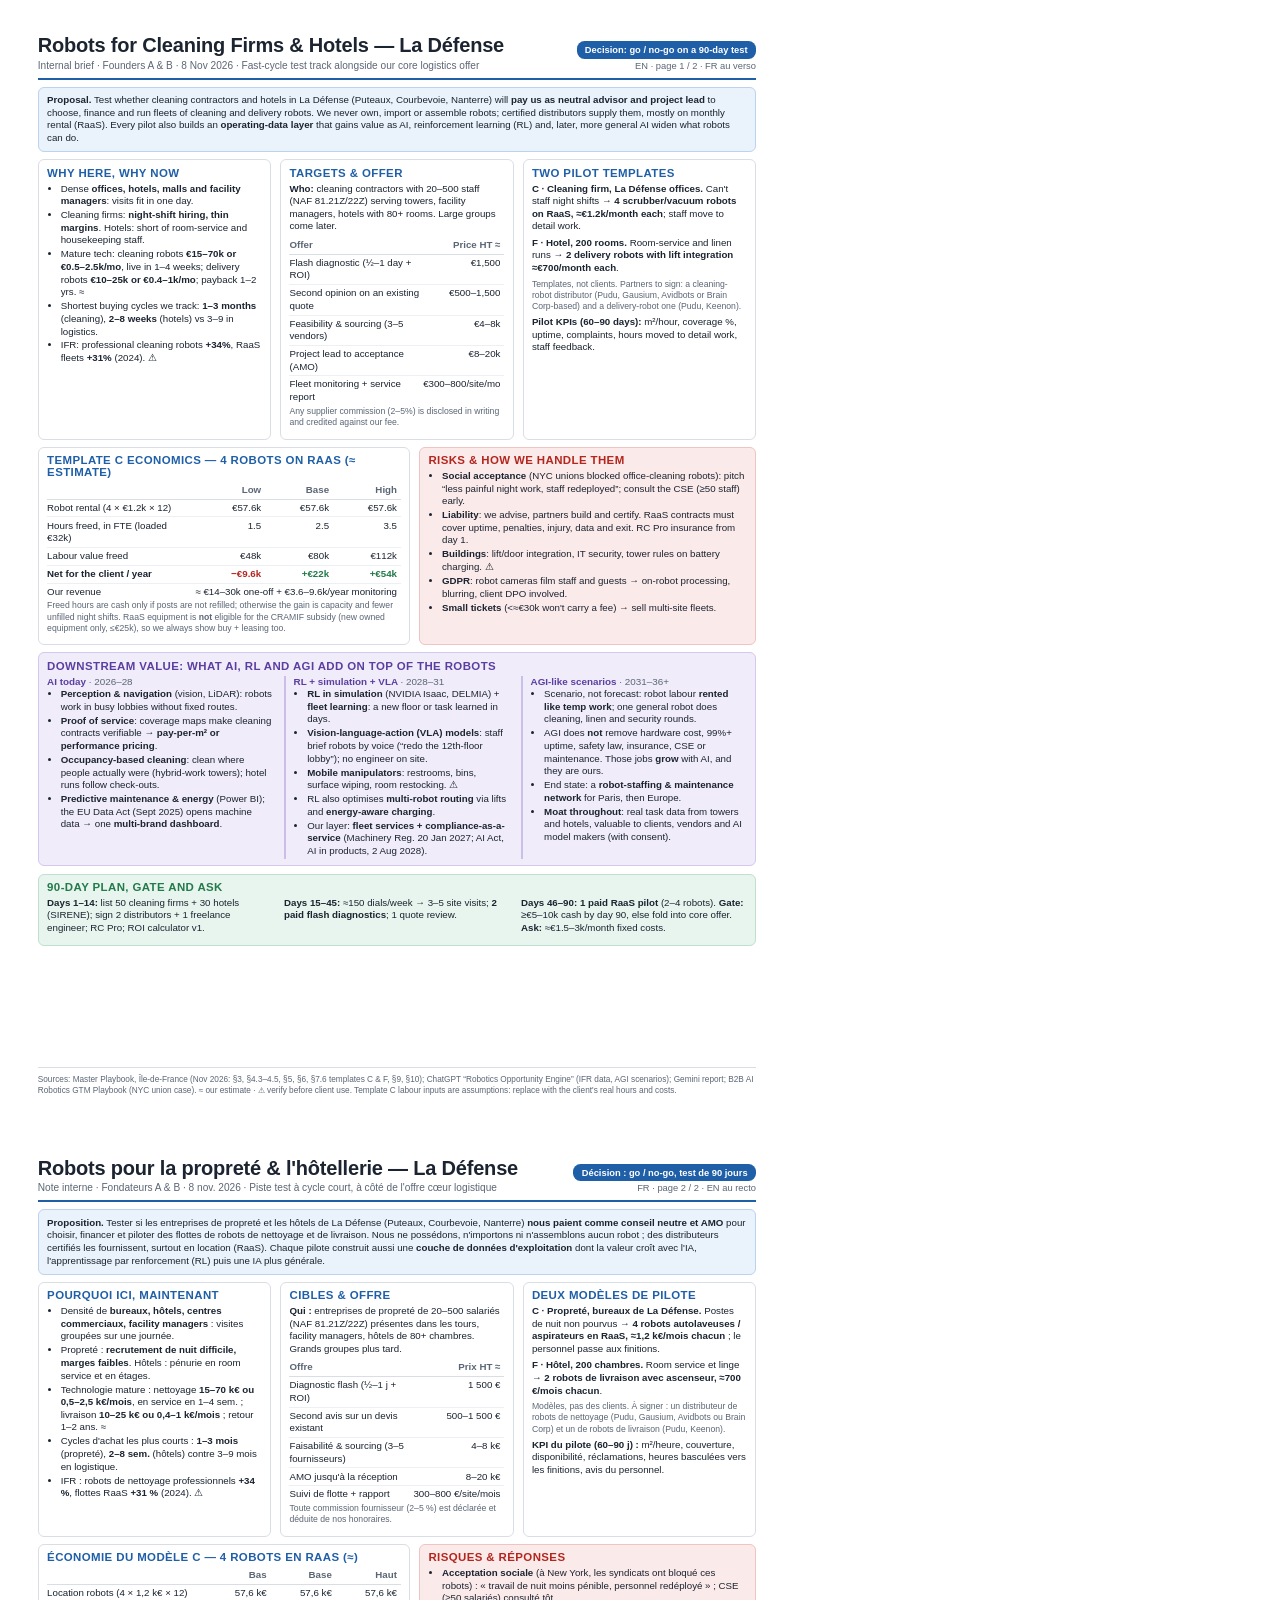
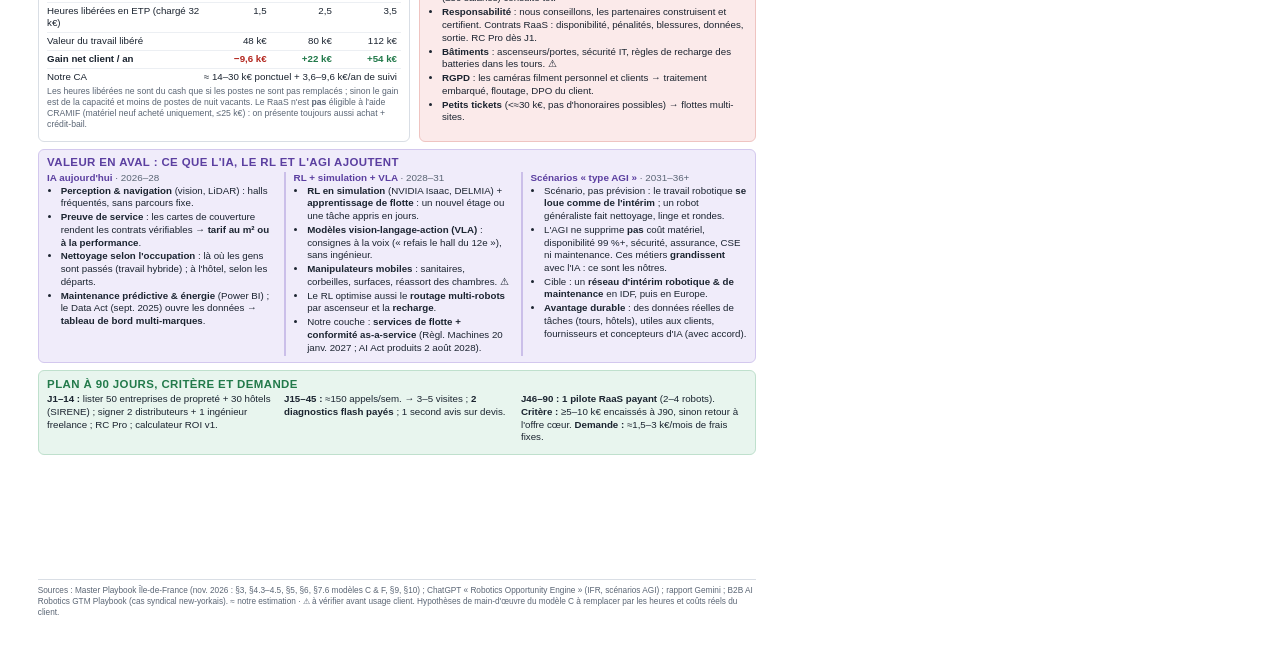
<file: proposals/la-defense-cleaning-hotels/proposal.html>
<!doctype html>
<html lang="en">
<head>
<meta charset="utf-8">
<title>La Défense Robotics Pilot</title>
<style>
  @page { size: A4; margin: 0; }
  :root {
    --ink: #1b2430; --muted: #5b6675; --line: #d9dee5;
    --blue: #1f5fa8; --blue-bg: #eaf2fb;
    --green: #237a4b; --green-bg: #e8f5ee;
    --orange: #b5630e; --orange-bg: #fdf1e3;
    --red: #b3261e; --red-bg: #fbeaea;
    --violet: #5b3fa0; --violet-bg: #f0ecfa;
  }
  * { box-sizing: border-box; }
  html, body { margin: 0; padding: 0; background: #fff; color: var(--ink);
    font-family: "Inter", "Helvetica Neue", Arial, sans-serif; }
  .page { width: 210mm; height: 297mm; padding: 9mm 10mm 7mm; overflow: hidden;
    page-break-after: always; display: flex; flex-direction: column; gap: 1.9mm; }
  .page:last-child { page-break-after: auto; }
  header { display: flex; justify-content: space-between; align-items: flex-end;
    border-bottom: 2px solid var(--blue); padding-bottom: 1.8mm; }
  h1 { font-size: 15pt; margin: 0; letter-spacing: -0.2px; line-height: 1.1; }
  .sub { font-size: 7.6pt; color: var(--muted); margin-top: 1mm; }
  .tag { font-size: 7pt; color: #fff; background: var(--blue); padding: 1mm 2.2mm;
    border-radius: 2mm; white-space: nowrap; font-weight: 600; }
  .lang { font-size: 7pt; color: var(--muted); text-align: right; margin-top: 1mm; }
  h2 { font-size: 8.6pt; margin: 0 0 1mm; text-transform: uppercase; letter-spacing: .4px;
    color: var(--blue); }
  p, li, td, th { font-size: 7.3pt; line-height: 1.3; }
  p { margin: 0 0 1mm; }
  ul { margin: 0; padding-left: 3.6mm; }
  li { margin-bottom: .35mm; }
  b { font-weight: 650; }
  .grid2 { display: grid; grid-template-columns: 1fr 1fr; gap: 2.4mm; }
  .grid3 { display: grid; grid-template-columns: 1fr 1fr 1fr; gap: 2.4mm; }
  .box { border: 1px solid var(--line); border-radius: 1.6mm; padding: 1.7mm 2.2mm; }
  .box.blue { background: var(--blue-bg); border-color: #bcd3ee; }
  .box.green { background: var(--green-bg); border-color: #bfe0cd; }
  .box.orange { background: var(--orange-bg); border-color: #f1d2ac; }
  .box.red { background: var(--red-bg); border-color: #efc4c1; }
  .box.violet { background: var(--violet-bg); border-color: #d3c8ee; }
  .box.blue h2 { color: var(--blue); } .box.green h2 { color: var(--green); }
  .box.orange h2 { color: var(--orange); } .box.red h2 { color: var(--red); }
  .box.violet h2 { color: var(--violet); }
  table { width: 100%; border-collapse: collapse; }
  th { text-align: left; font-weight: 650; color: var(--muted); border-bottom: 1px solid var(--line);
    padding: .5mm 1mm .6mm 0; vertical-align: bottom; }
  td { border-bottom: 1px solid #eceff3; padding: .55mm 1mm .55mm 0; vertical-align: top; }
  tr:last-child td { border-bottom: 0; }
  .num { text-align: right; white-space: nowrap; }
  .neg { color: var(--red); font-weight: 600; } .pos { color: var(--green); font-weight: 600; }
  .h { font-size: 7.4pt; font-weight: 700; color: var(--violet); display: block; margin-bottom: .4mm; }
  .when { font-weight: 500; color: var(--muted); }
  .ai-col { border-left: 2px solid #cbbfe9; padding-left: 2mm; }
  .note { font-size: 6.5pt; color: var(--muted); }
  .verdict p { font-size: 7.3pt; }
  footer { margin-top: auto; border-top: 1px solid var(--line); padding-top: 1.4mm;
    font-size: 6.2pt; color: var(--muted); line-height: 1.35; }
  .k { white-space: nowrap; }
</style>
</head>
<body>

<!-- ============================ ENGLISH ============================ -->
<section class="page" lang="en">
  <header>
    <div>
      <h1>Robots for Cleaning Firms &amp; Hotels — La Défense</h1>
      <div class="sub">Internal brief · Founders A &amp; B · 8 Nov 2026 · Fast-cycle test track alongside our core logistics offer</div>
    </div>
    <div><span class="tag">Decision: go / no-go on a 90-day test</span><div class="lang">EN · page 1 / 2 · FR au verso</div></div>
  </header>

  <div class="box blue verdict">
    <p style="margin:0"><b>Proposal.</b> Test whether cleaning contractors and hotels in La Défense (Puteaux, Courbevoie, Nanterre) will <b>pay us as neutral advisor and project lead</b> to choose, finance and run fleets of cleaning and delivery robots. We never own, import or assemble robots; certified distributors supply them, mostly on monthly rental (RaaS). Every pilot also builds an <b>operating-data layer</b> that gains value as AI, reinforcement learning (RL) and, later, more general AI widen what robots can do.</p>
  </div>

  <div class="grid3">
    <div class="box">
      <h2>Why here, why now</h2>
      <ul>
        <li>Dense <b>offices, hotels, malls and facility managers</b>: visits fit in one day.</li>
        <li>Cleaning firms: <b>night-shift hiring, thin margins</b>. Hotels: short of room-service and housekeeping staff.</li>
        <li>Mature tech: cleaning robots <b>€15–70k or €0.5–2.5k/mo</b>, live in 1–4 weeks; delivery robots <b>€10–25k or €0.4–1k/mo</b>; payback 1–2 yrs. <span class="k">≈</span></li>
        <li>Shortest buying cycles we track: <b>1–3 months</b> (cleaning), <b>2–8 weeks</b> (hotels) vs 3–9 in logistics.</li>
        <li>IFR: professional cleaning robots <b>+34%</b>, RaaS fleets <b>+31%</b> (2024). <span class="k">⚠</span></li>
      </ul>
    </div>
    <div class="box">
      <h2>Targets &amp; offer</h2>
      <p><b>Who:</b> cleaning contractors with 20–500 staff (NAF 81.21Z/22Z) serving towers, facility managers, hotels with 80+ rooms. Large groups come later.</p>
      <table>
        <tr><th>Offer</th><th class="num">Price HT ≈</th></tr>
        <tr><td>Flash diagnostic (½–1 day + ROI)</td><td class="num">€1,500</td></tr>
        <tr><td>Second opinion on an existing quote</td><td class="num">€500–1,500</td></tr>
        <tr><td>Feasibility &amp; sourcing (3–5 vendors)</td><td class="num">€4–8k</td></tr>
        <tr><td>Project lead to acceptance (AMO)</td><td class="num">€8–20k</td></tr>
        <tr><td>Fleet monitoring + service report</td><td class="num">€300–800/site/mo</td></tr>
      </table>
      <p class="note">Any supplier commission (2–5%) is disclosed in writing and credited against our fee.</p>
    </div>
    <div class="box">
      <h2>Two pilot templates</h2>
      <p><b>C · Cleaning firm, La Défense offices.</b> Can't staff night shifts → <b>4 scrubber/vacuum robots on RaaS, ≈€1.2k/month each</b>; staff move to detail work.</p>
      <p><b>F · Hotel, 200 rooms.</b> Room-service and linen runs → <b>2 delivery robots with lift integration ≈€700/month each</b>.</p>
      <p class="note">Templates, not clients. Partners to sign: a cleaning-robot distributor (Pudu, Gausium, Avidbots or Brain Corp-based) and a delivery-robot one (Pudu, Keenon).</p>
      <p><b>Pilot KPIs (60–90 days):</b> m²/hour, coverage %, uptime, complaints, hours moved to detail work, staff feedback.</p>
    </div>
  </div>

  <div class="grid2" style="grid-template-columns: 1.05fr .95fr;">
    <div class="box">
      <h2>Template C economics — 4 robots on RaaS (≈ estimate)</h2>
      <table>
        <tr><th></th><th class="num">Low</th><th class="num">Base</th><th class="num">High</th></tr>
        <tr><td>Robot rental (4 × €1.2k × 12)</td><td class="num">€57.6k</td><td class="num">€57.6k</td><td class="num">€57.6k</td></tr>
        <tr><td>Hours freed, in FTE (loaded €32k)</td><td class="num">1.5</td><td class="num">2.5</td><td class="num">3.5</td></tr>
        <tr><td>Labour value freed</td><td class="num">€48k</td><td class="num">€80k</td><td class="num">€112k</td></tr>
        <tr><td><b>Net for the client / year</b></td><td class="num neg">−€9.6k</td><td class="num pos">+€22k</td><td class="num pos">+€54k</td></tr>
        <tr><td>Our revenue</td><td class="num" colspan="3">≈ €14–30k one-off + €3.6–9.6k/year monitoring</td></tr>
      </table>
      <p class="note">Freed hours are cash only if posts are not refilled; otherwise the gain is capacity and fewer unfilled night shifts. RaaS equipment is <b>not</b> eligible for the CRAMIF subsidy (new owned equipment only, ≤€25k), so we always show buy + leasing too.</p>
    </div>
    <div class="box red">
      <h2>Risks &amp; how we handle them</h2>
      <ul>
        <li><b>Social acceptance</b> (NYC unions blocked office-cleaning robots): pitch “less painful night work, staff redeployed”; consult the CSE (≥50 staff) early.</li>
        <li><b>Liability</b>: we advise, partners build and certify. RaaS contracts must cover uptime, penalties, injury, data and exit. RC Pro insurance from day 1.</li>
        <li><b>Buildings</b>: lift/door integration, IT security, tower rules on battery charging. <span class="k">⚠</span></li>
        <li><b>GDPR</b>: robot cameras film staff and guests → on-robot processing, blurring, client DPO involved.</li>
        <li><b>Small tickets</b> (&lt;≈€30k won't carry a fee) → sell multi-site fleets.</li>
      </ul>
    </div>
  </div>

  <div class="box violet">
    <h2>Downstream value: what AI, RL and AGI add on top of the robots</h2>
    <div class="grid3" style="gap:3mm">
      <div>
        <span class="h">AI today <span class="when">· 2026–28</span></span>
        <ul>
          <li><b>Perception &amp; navigation</b> (vision, LiDAR): robots work in busy lobbies without fixed routes.</li>
          <li><b>Proof of service</b>: coverage maps make cleaning contracts verifiable → <b>pay-per-m² or performance pricing</b>.</li>
          <li><b>Occupancy-based cleaning</b>: clean where people actually were (hybrid-work towers); hotel runs follow check-outs.</li>
          <li><b>Predictive maintenance &amp; energy</b> (Power BI); the EU Data Act (Sept 2025) opens machine data → one <b>multi-brand dashboard</b>.</li>
        </ul>
      </div>
      <div class="ai-col">
        <span class="h">RL + simulation + VLA <span class="when">· 2028–31</span></span>
        <ul>
          <li><b>RL in simulation</b> (NVIDIA Isaac, DELMIA) + <b>fleet learning</b>: a new floor or task learned in days.</li>
          <li><b>Vision-language-action (VLA) models</b>: staff brief robots by voice (“redo the 12th-floor lobby”); no engineer on site.</li>
          <li><b>Mobile manipulators</b>: restrooms, bins, surface wiping, room restocking. <span class="k">⚠</span></li>
          <li>RL also optimises <b>multi-robot routing</b> via lifts and <b>energy-aware charging</b>.</li>
          <li>Our layer: <b>fleet services + compliance-as-a-service</b> (Machinery Reg. 20 Jan 2027; AI Act, AI in products, 2 Aug 2028).</li>
        </ul>
      </div>
      <div class="ai-col">
        <span class="h">AGI-like scenarios <span class="when">· 2031–36+</span></span>
        <ul>
          <li>Scenario, not forecast: robot labour <b>rented like temp work</b>; one general robot does cleaning, linen and security rounds.</li>
          <li>AGI does <b>not</b> remove hardware cost, 99%+ uptime, safety law, insurance, CSE or maintenance. Those jobs <b>grow</b> with AI, and they are ours.</li>
          <li>End state: a <b>robot-staffing &amp; maintenance network</b> for Paris, then Europe.</li>
          <li><b>Moat throughout</b>: real task data from towers and hotels, valuable to clients, vendors and AI model makers (with consent).</li>
        </ul>
      </div>
    </div>
  </div>

  <div class="box green">
    <h2>90-day plan, gate and ask</h2>
    <div class="grid3" style="gap:3mm">
      <p><b>Days 1–14:</b> list 50 cleaning firms + 30 hotels (SIRENE); sign 2 distributors + 1 freelance engineer; RC Pro; ROI calculator v1.</p>
      <p><b>Days 15–45:</b> ≈150 dials/week → 3–5 site visits; <b>2 paid flash diagnostics</b>; 1 quote review.</p>
      <p><b>Days 46–90:</b> <b>1 paid RaaS pilot</b> (2–4 robots). <b>Gate:</b> ≥€5–10k cash by day 90, else fold into core offer. <b>Ask:</b> ≈€1.5–3k/month fixed costs.</p>
    </div>
  </div>

  <footer>
    Sources: Master Playbook, Île-de-France (Nov 2026: §3, §4.3–4.5, §5, §6, §7.6 templates C &amp; F, §9, §10); ChatGPT “Robotics Opportunity Engine” (IFR data, AGI scenarios); Gemini report; B2B AI Robotics GTM Playbook (NYC union case). ≈ our estimate · ⚠ verify before client use. Template C labour inputs are assumptions: replace with the client's real hours and costs.
  </footer>
</section>

<!-- ============================ FRANÇAIS ============================ -->
<section class="page" lang="fr">
  <header>
    <div>
      <h1>Robots pour la propreté &amp; l'hôtellerie — La Défense</h1>
      <div class="sub">Note interne · Fondateurs A &amp; B · 8 nov. 2026 · Piste test à cycle court, à côté de l'offre cœur logistique</div>
    </div>
    <div><span class="tag">Décision : go / no-go, test de 90 jours</span><div class="lang">FR · page 2 / 2 · EN au recto</div></div>
  </header>

  <div class="box blue verdict">
    <p style="margin:0"><b>Proposition.</b> Tester si les entreprises de propreté et les hôtels de La Défense (Puteaux, Courbevoie, Nanterre) <b>nous paient comme conseil neutre et AMO</b> pour choisir, financer et piloter des flottes de robots de nettoyage et de livraison. Nous ne possédons, n'importons ni n'assemblons aucun robot ; des distributeurs certifiés les fournissent, surtout en location (RaaS). Chaque pilote construit aussi une <b>couche de données d'exploitation</b> dont la valeur croît avec l'IA, l'apprentissage par renforcement (RL) puis une IA plus générale.</p>
  </div>

  <div class="grid3">
    <div class="box">
      <h2>Pourquoi ici, maintenant</h2>
      <ul>
        <li>Densité de <b>bureaux, hôtels, centres commerciaux, facility managers</b> : visites groupées sur une journée.</li>
        <li>Propreté : <b>recrutement de nuit difficile, marges faibles</b>. Hôtels : pénurie en room service et en étages.</li>
        <li>Technologie mature : nettoyage <b>15–70 k€ ou 0,5–2,5 k€/mois</b>, en service en 1–4 sem. ; livraison <b>10–25 k€ ou 0,4–1 k€/mois</b> ; retour 1–2 ans. <span class="k">≈</span></li>
        <li>Cycles d'achat les plus courts : <b>1–3 mois</b> (propreté), <b>2–8 sem.</b> (hôtels) contre 3–9 mois en logistique.</li>
        <li>IFR : robots de nettoyage professionnels <b>+34 %</b>, flottes RaaS <b>+31 %</b> (2024). <span class="k">⚠</span></li>
      </ul>
    </div>
    <div class="box">
      <h2>Cibles &amp; offre</h2>
      <p><b>Qui :</b> entreprises de propreté de 20–500 salariés (NAF 81.21Z/22Z) présentes dans les tours, facility managers, hôtels de 80+ chambres. Grands groupes plus tard.</p>
      <table>
        <tr><th>Offre</th><th class="num">Prix HT ≈</th></tr>
        <tr><td>Diagnostic flash (½–1 j + ROI)</td><td class="num">1 500 €</td></tr>
        <tr><td>Second avis sur un devis existant</td><td class="num">500–1 500 €</td></tr>
        <tr><td>Faisabilité &amp; sourcing (3–5 fournisseurs)</td><td class="num">4–8 k€</td></tr>
        <tr><td>AMO jusqu'à la réception</td><td class="num">8–20 k€</td></tr>
        <tr><td>Suivi de flotte + rapport</td><td class="num">300–800 €/site/mois</td></tr>
      </table>
      <p class="note">Toute commission fournisseur (2–5 %) est déclarée et déduite de nos honoraires.</p>
    </div>
    <div class="box">
      <h2>Deux modèles de pilote</h2>
      <p><b>C · Propreté, bureaux de La Défense.</b> Postes de nuit non pourvus → <b>4 robots autolaveuses / aspirateurs en RaaS, ≈1,2 k€/mois chacun</b> ; le personnel passe aux finitions.</p>
      <p><b>F · Hôtel, 200 chambres.</b> Room service et linge → <b>2 robots de livraison avec ascenseur, ≈700 €/mois chacun</b>.</p>
      <p class="note">Modèles, pas des clients. À signer : un distributeur de robots de nettoyage (Pudu, Gausium, Avidbots ou Brain Corp) et un de robots de livraison (Pudu, Keenon).</p>
      <p><b>KPI du pilote (60–90 j) :</b> m²/heure, couverture, disponibilité, réclamations, heures basculées vers les finitions, avis du personnel.</p>
    </div>
  </div>

  <div class="grid2" style="grid-template-columns: 1.05fr .95fr;">
    <div class="box">
      <h2>Économie du modèle C — 4 robots en RaaS (≈)</h2>
      <table>
        <tr><th></th><th class="num">Bas</th><th class="num">Base</th><th class="num">Haut</th></tr>
        <tr><td>Location robots (4 × 1,2 k€ × 12)</td><td class="num">57,6 k€</td><td class="num">57,6 k€</td><td class="num">57,6 k€</td></tr>
        <tr><td>Heures libérées en ETP (chargé 32 k€)</td><td class="num">1,5</td><td class="num">2,5</td><td class="num">3,5</td></tr>
        <tr><td>Valeur du travail libéré</td><td class="num">48 k€</td><td class="num">80 k€</td><td class="num">112 k€</td></tr>
        <tr><td><b>Gain net client / an</b></td><td class="num neg">−9,6 k€</td><td class="num pos">+22 k€</td><td class="num pos">+54 k€</td></tr>
        <tr><td>Notre CA</td><td class="num" colspan="3">≈ 14–30 k€ ponctuel + 3,6–9,6 k€/an de suivi</td></tr>
      </table>
      <p class="note">Les heures libérées ne sont du cash que si les postes ne sont pas remplacés ; sinon le gain est de la capacité et moins de postes de nuit vacants. Le RaaS n'est <b>pas</b> éligible à l'aide CRAMIF (matériel neuf acheté uniquement, ≤25 k€) : on présente toujours aussi achat + crédit-bail.</p>
    </div>
    <div class="box red">
      <h2>Risques &amp; réponses</h2>
      <ul>
        <li><b>Acceptation sociale</b> (à New York, les syndicats ont bloqué ces robots) : « travail de nuit moins pénible, personnel redéployé » ; CSE (≥50 salariés) consulté tôt.</li>
        <li><b>Responsabilité</b> : nous conseillons, les partenaires construisent et certifient. Contrats RaaS : disponibilité, pénalités, blessures, données, sortie. RC Pro dès J1.</li>
        <li><b>Bâtiments</b> : ascenseurs/portes, sécurité IT, règles de recharge des batteries dans les tours. <span class="k">⚠</span></li>
        <li><b>RGPD</b> : les caméras filment personnel et clients → traitement embarqué, floutage, DPO du client.</li>
        <li><b>Petits tickets</b> (&lt;≈30 k€, pas d'honoraires possibles) → flottes multi-sites.</li>
      </ul>
    </div>
  </div>

  <div class="box violet">
    <h2>Valeur en aval : ce que l'IA, le RL et l'AGI ajoutent</h2>
    <div class="grid3" style="gap:3mm">
      <div>
        <span class="h">IA aujourd'hui <span class="when">· 2026–28</span></span>
        <ul>
          <li><b>Perception &amp; navigation</b> (vision, LiDAR) : halls fréquentés, sans parcours fixe.</li>
          <li><b>Preuve de service</b> : les cartes de couverture rendent les contrats vérifiables → <b>tarif au m² ou à la performance</b>.</li>
          <li><b>Nettoyage selon l'occupation</b> : là où les gens sont passés (travail hybride) ; à l'hôtel, selon les départs.</li>
          <li><b>Maintenance prédictive &amp; énergie</b> (Power BI) ; le Data Act (sept. 2025) ouvre les données → <b>tableau de bord multi-marques</b>.</li>
        </ul>
      </div>
      <div class="ai-col">
        <span class="h">RL + simulation + VLA <span class="when">· 2028–31</span></span>
        <ul>
          <li><b>RL en simulation</b> (NVIDIA Isaac, DELMIA) + <b>apprentissage de flotte</b> : un nouvel étage ou une tâche appris en jours.</li>
          <li><b>Modèles vision-langage-action (VLA)</b> : consignes à la voix (« refais le hall du 12e »), sans ingénieur.</li>
          <li><b>Manipulateurs mobiles</b> : sanitaires, corbeilles, surfaces, réassort des chambres. <span class="k">⚠</span></li>
          <li>Le RL optimise aussi le <b>routage multi-robots</b> par ascenseur et la <b>recharge</b>.</li>
          <li>Notre couche : <b>services de flotte + conformité as-a-service</b> (Règl. Machines 20 janv. 2027 ; AI Act produits 2 août 2028).</li>
        </ul>
      </div>
      <div class="ai-col">
        <span class="h">Scénarios « type AGI » <span class="when">· 2031–36+</span></span>
        <ul>
          <li>Scénario, pas prévision : le travail robotique <b>se loue comme de l'intérim</b> ; un robot généraliste fait nettoyage, linge et rondes.</li>
          <li>L'AGI ne supprime <b>pas</b> coût matériel, disponibilité 99 %+, sécurité, assurance, CSE ni maintenance. Ces métiers <b>grandissent</b> avec l'IA : ce sont les nôtres.</li>
          <li>Cible : un <b>réseau d'intérim robotique &amp; de maintenance</b> en IDF, puis en Europe.</li>
          <li><b>Avantage durable</b> : des données réelles de tâches (tours, hôtels), utiles aux clients, fournisseurs et concepteurs d'IA (avec accord).</li>
        </ul>
      </div>
    </div>
  </div>

  <div class="box green">
    <h2>Plan à 90 jours, critère et demande</h2>
    <div class="grid3" style="gap:3mm">
      <p><b>J1–14 :</b> lister 50 entreprises de propreté + 30 hôtels (SIRENE) ; signer 2 distributeurs + 1 ingénieur freelance ; RC Pro ; calculateur ROI v1.</p>
      <p><b>J15–45 :</b> ≈150 appels/sem. → 3–5 visites ; <b>2 diagnostics flash payés</b> ; 1 second avis sur devis.</p>
      <p><b>J46–90 :</b> <b>1 pilote RaaS payant</b> (2–4 robots). <b>Critère :</b> ≥5–10 k€ encaissés à J90, sinon retour à l'offre cœur. <b>Demande :</b> ≈1,5–3 k€/mois de frais fixes.</p>
    </div>
  </div>

  <footer>
    Sources : Master Playbook Île-de-France (nov. 2026 : §3, §4.3–4.5, §5, §6, §7.6 modèles C &amp; F, §9, §10) ; ChatGPT « Robotics Opportunity Engine » (IFR, scénarios AGI) ; rapport Gemini ; B2B AI Robotics GTM Playbook (cas syndical new-yorkais). ≈ notre estimation · ⚠ à vérifier avant usage client. Hypothèses de main-d'œuvre du modèle C à remplacer par les heures et coûts réels du client.
  </footer>
</section>

</body>
</html>
</file>
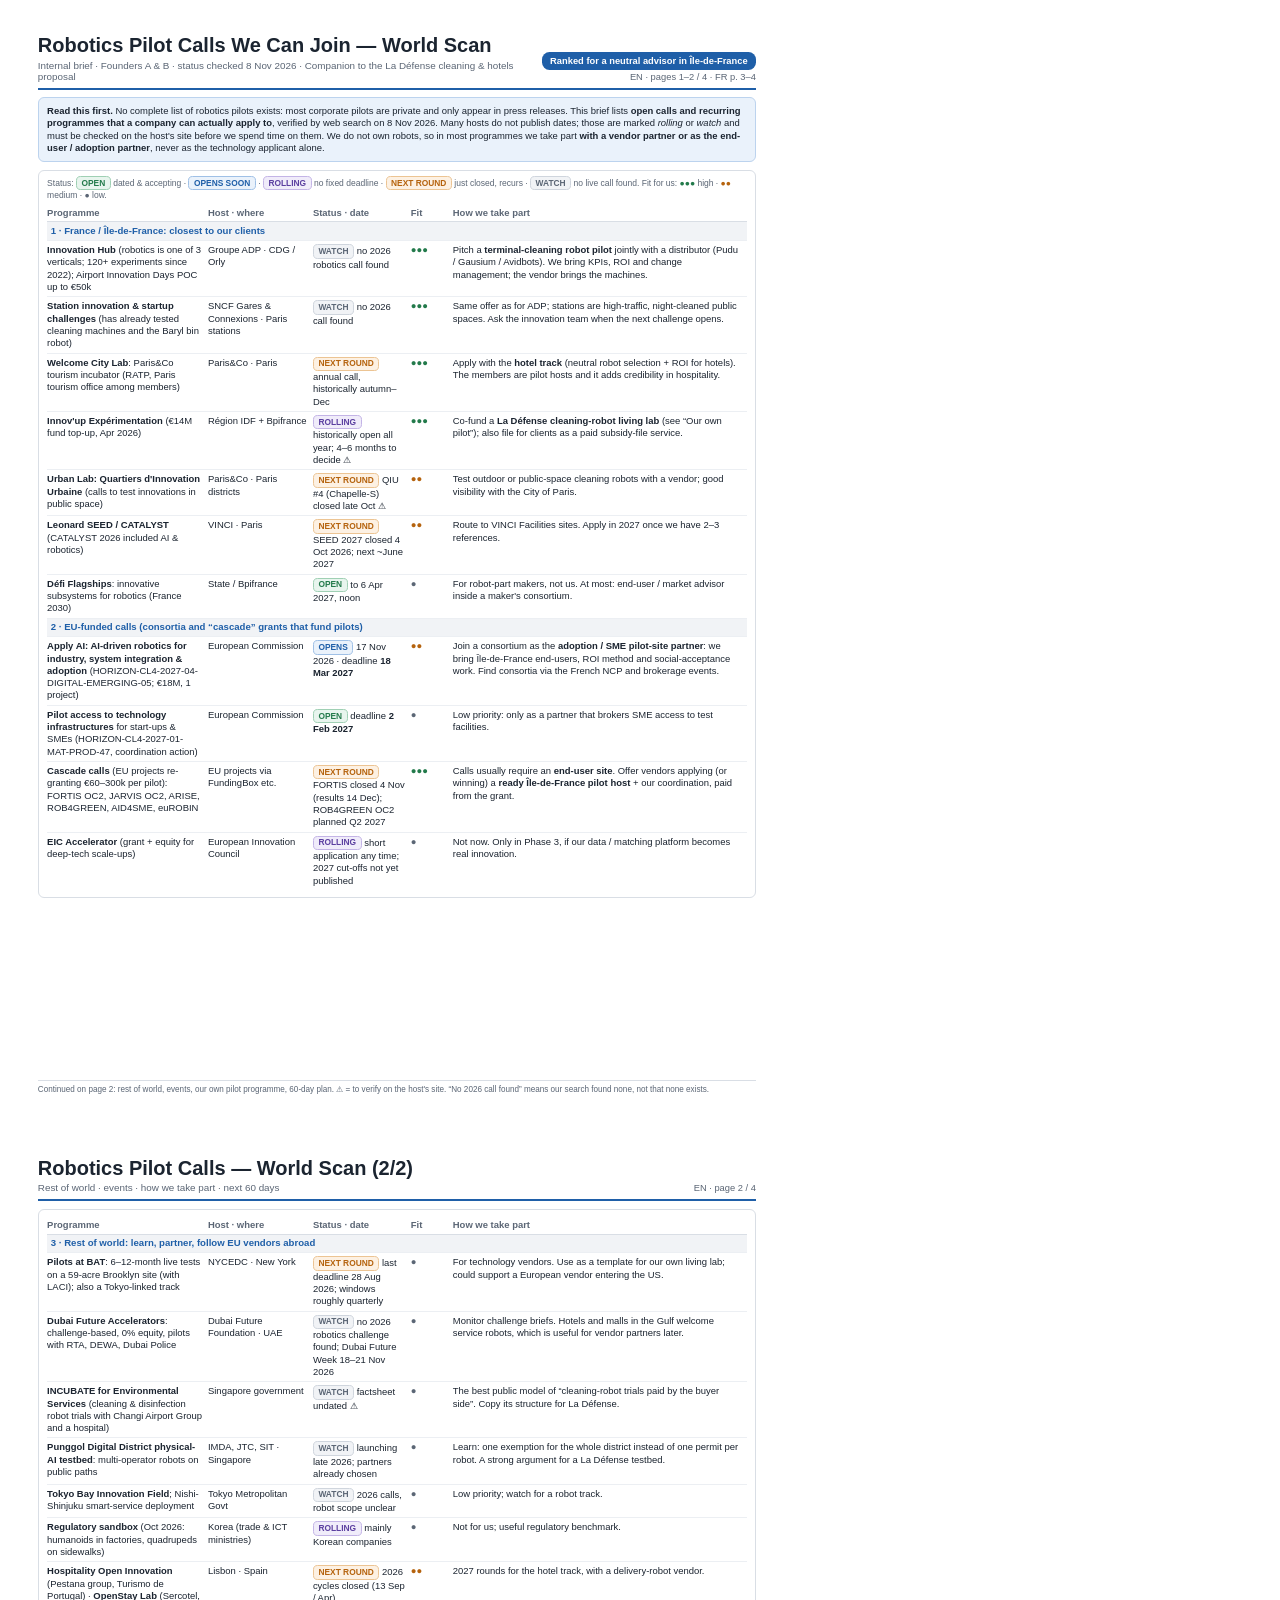
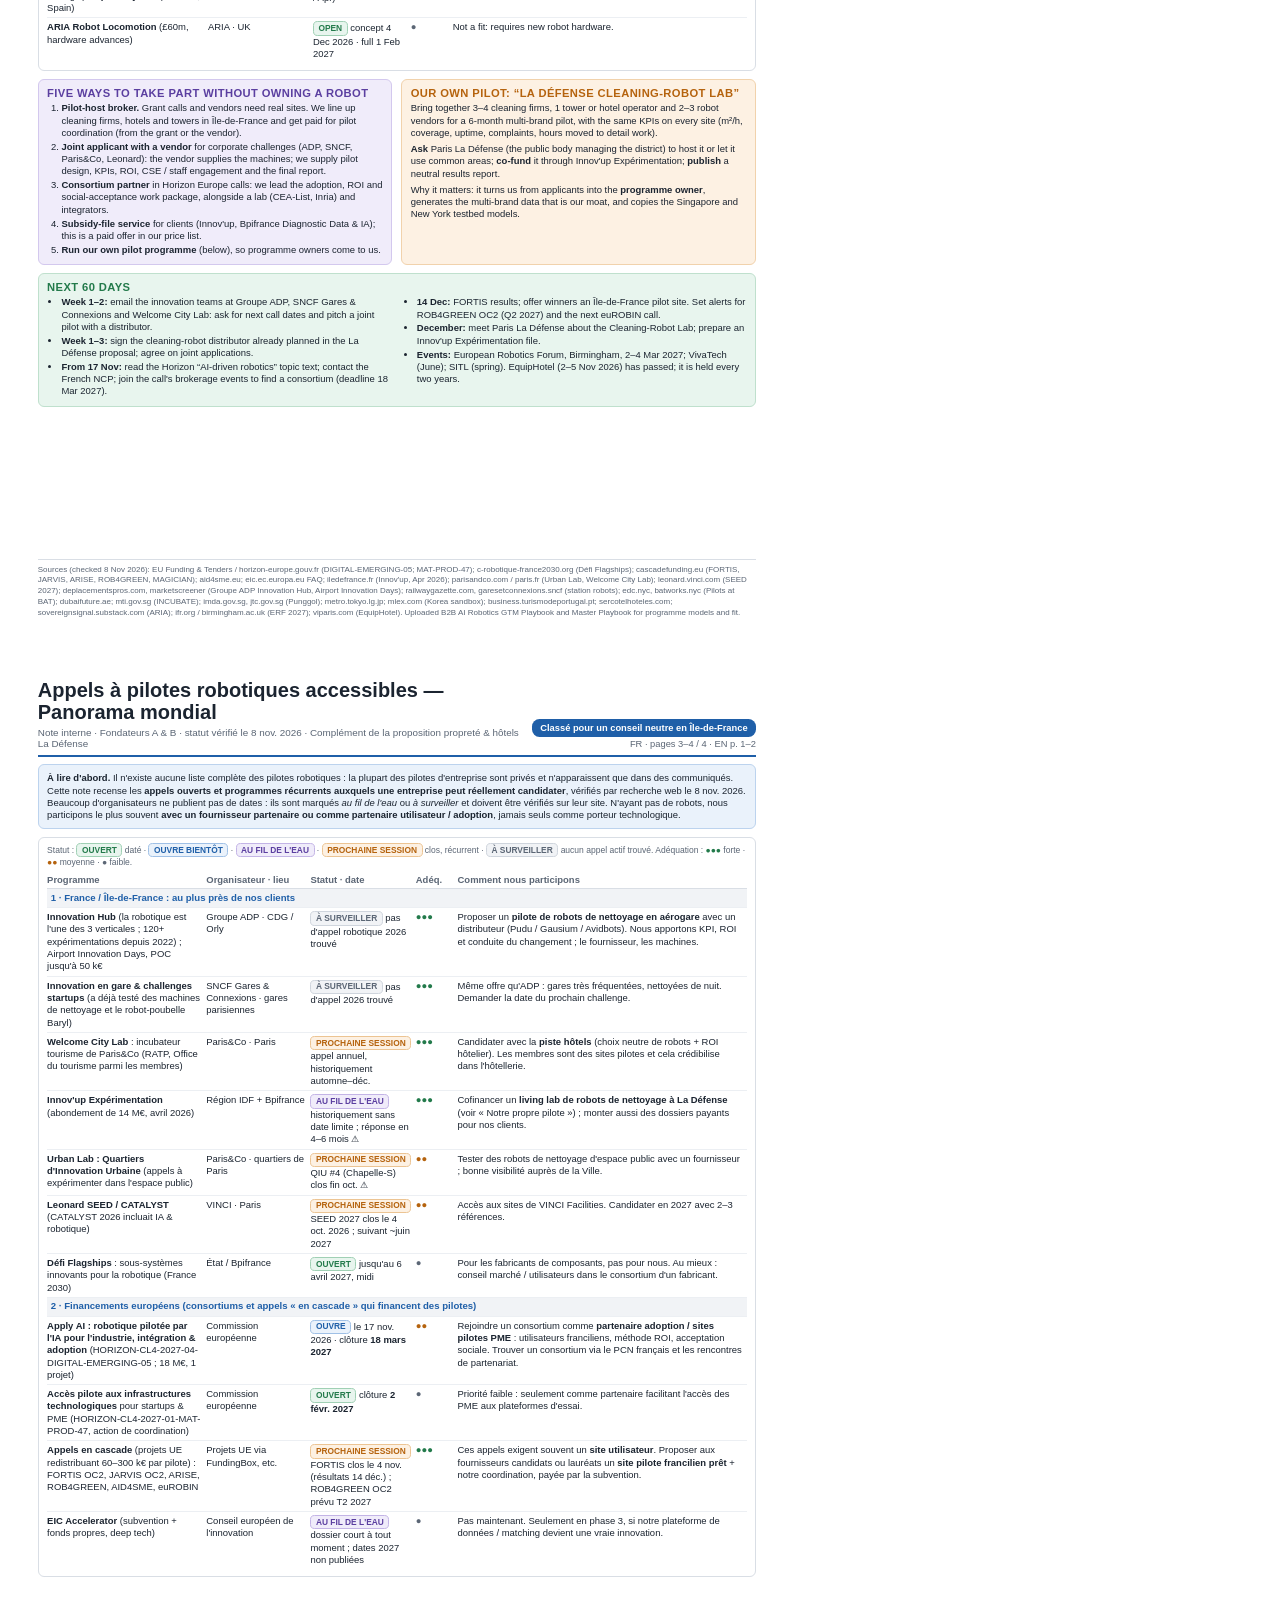
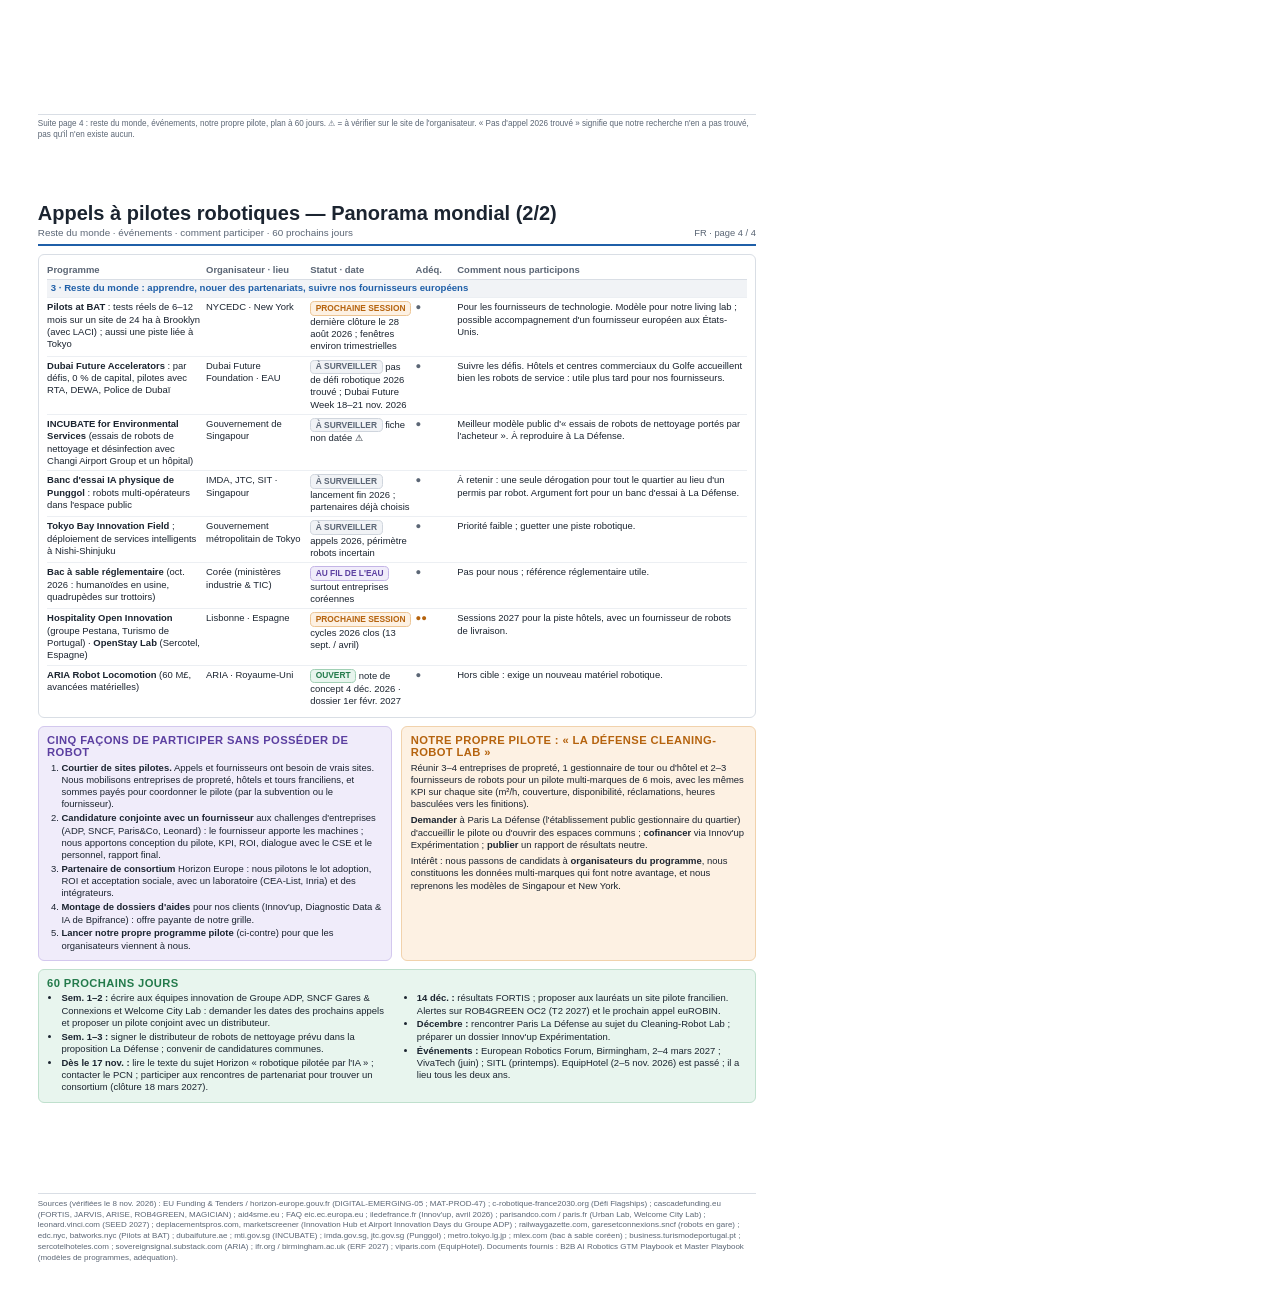
<file: proposals/robotics-pilot-calls/pilot_calls.html>
<!doctype html>
<html lang="en">
<head>
<meta charset="utf-8">
<title>Robotics Pilot Calls</title>
<style>
  @page { size: A4; margin: 0; }
  :root {
    --ink:#1b2430; --muted:#5b6675; --line:#d9dee5;
    --blue:#1f5fa8; --blue-bg:#eaf2fb; --green:#237a4b; --green-bg:#e8f5ee;
    --orange:#b5630e; --orange-bg:#fdf1e3; --red:#b3261e; --red-bg:#fbeaea;
    --violet:#5b3fa0; --violet-bg:#f0ecfa; --grey-bg:#f1f3f6;
  }
  * { box-sizing:border-box; }
  html,body { margin:0; padding:0; background:#fff; color:var(--ink);
    font-family:"Inter","Helvetica Neue",Arial,sans-serif; }
  .page { width:210mm; height:297mm; padding:9mm 10mm 7mm; overflow:hidden;
    page-break-after:always; display:flex; flex-direction:column; gap:2mm; }
  .page:last-child { page-break-after:auto; }
  header { display:flex; justify-content:space-between; align-items:flex-end;
    border-bottom:2px solid var(--blue); padding-bottom:1.6mm; }
  h1 { font-size:15pt; margin:0; line-height:1.1; }
  .sub { font-size:7.4pt; color:var(--muted); margin-top:1mm; }
  .tag { font-size:7pt; color:#fff; background:var(--blue); padding:1mm 2.2mm; border-radius:2mm; font-weight:600; white-space:nowrap; }
  .lang { font-size:7pt; color:var(--muted); text-align:right; margin-top:1mm; }
  h2 { font-size:8.4pt; margin:0 0 1mm; text-transform:uppercase; letter-spacing:.4px; color:var(--blue); }
  p,li,td,th { font-size:7.1pt; line-height:1.3; }
  p { margin:0 0 1mm; } ul,ol { margin:0; padding-left:3.8mm; } li { margin-bottom:.4mm; }
  b { font-weight:650; }
  .box { border:1px solid var(--line); border-radius:1.6mm; padding:1.8mm 2.2mm; }
  .blue { background:var(--blue-bg); border-color:#bcd3ee; }
  .green { background:var(--green-bg); border-color:#bfe0cd; } .green h2 { color:var(--green); }
  .violet { background:var(--violet-bg); border-color:#d3c8ee; } .violet h2 { color:var(--violet); }
  .orange { background:var(--orange-bg); border-color:#f1d2ac; } .orange h2 { color:var(--orange); }
  .grid2 { display:grid; grid-template-columns:1fr 1fr; gap:2.4mm; }
  table { width:100%; border-collapse:collapse; }
  th { text-align:left; font-weight:650; color:var(--muted); border-bottom:1px solid var(--line); padding:.6mm 1.2mm .6mm 0; }
  td { border-bottom:1px solid #eceff3; padding:.8mm 1.2mm .8mm 0; vertical-align:top; }
  tr:last-child td { border-bottom:0; }
  .sec td { background:var(--grey-bg); font-weight:700; color:var(--blue); font-size:7.2pt; padding:.7mm 1mm; }
  .pill { display:inline-block; font-size:6.3pt; font-weight:700; padding:.2mm 1.2mm; border-radius:1.2mm; white-space:nowrap; }
  .p-open { background:var(--green-bg); color:var(--green); border:1px solid #9fd0b4; }
  .p-soon { background:var(--blue-bg); color:var(--blue); border:1px solid #9fc0e6; }
  .p-roll { background:var(--violet-bg); color:var(--violet); border:1px solid #c3b4e6; }
  .p-next { background:var(--orange-bg); color:var(--orange); border:1px solid #ecc493; }
  .p-watch { background:var(--grey-bg); color:var(--muted); border:1px solid #cfd5dd; }
  .fit { font-weight:700; white-space:nowrap; }
  .f3 { color:var(--green); } .f2 { color:var(--orange); } .f1 { color:var(--muted); }
  .note { font-size:6.4pt; color:var(--muted); }
  .src { font-size:6pt; color:var(--muted); line-height:1.35; word-break:break-word; }
  footer { margin-top:auto; border-top:1px solid var(--line); padding-top:1.2mm; font-size:6.1pt; color:var(--muted); line-height:1.35; }
  col.c1 { width:23%; } col.c2 { width:15%; } col.c3 { width:14%; } col.c4 { width:6%; } col.c5 { width:42%; }
</style>
</head>
<body>

<!-- ======================= EN · PAGE 1 ======================= -->
<section class="page" lang="en">
  <header>
    <div>
      <h1>Robotics Pilot Calls We Can Join — World Scan</h1>
      <div class="sub">Internal brief · Founders A &amp; B · status checked 8 Nov 2026 · Companion to the La Défense cleaning &amp; hotels proposal</div>
    </div>
    <div><span class="tag">Ranked for a neutral advisor in Île-de-France</span><div class="lang">EN · pages 1–2 / 4 · FR p. 3–4</div></div>
  </header>

  <div class="box blue">
    <p style="margin:0"><b>Read this first.</b> No complete list of robotics pilots exists: most corporate pilots are private and only appear in press releases. This brief lists <b>open calls and recurring programmes that a company can actually apply to</b>, verified by web search on 8 Nov 2026. Many hosts do not publish dates; those are marked <i>rolling</i> or <i>watch</i> and must be checked on the host's site before we spend time on them. We do not own robots, so in most programmes we take part <b>with a vendor partner or as the end-user / adoption partner</b>, never as the technology applicant alone.</p>
  </div>

  <div class="box" style="padding-top:1.4mm">
    <p class="note" style="margin-bottom:.8mm">
      Status: <span class="pill p-open">OPEN</span> dated &amp; accepting · <span class="pill p-soon">OPENS SOON</span> · <span class="pill p-roll">ROLLING</span> no fixed deadline · <span class="pill p-next">NEXT ROUND</span> just closed, recurs · <span class="pill p-watch">WATCH</span> no live call found.
      Fit for us: <span class="fit f3">●●●</span> high · <span class="fit f2">●●</span> medium · <span class="fit f1">●</span> low.
    </p>
    <table>
      <colgroup><col class="c1"><col class="c2"><col class="c3"><col class="c4"><col class="c5"></colgroup>
      <tr><th>Programme</th><th>Host · where</th><th>Status · date</th><th>Fit</th><th>How we take part</th></tr>

      <tr class="sec"><td colspan="5">1 · France / Île-de-France: closest to our clients</td></tr>
      <tr><td><b>Innovation Hub</b> (robotics is one of 3 verticals; 120+ experiments since 2022); Airport Innovation Days POC up to €50k</td><td>Groupe ADP · CDG / Orly</td><td><span class="pill p-watch">WATCH</span> no 2026 robotics call found</td><td class="fit f3">●●●</td><td>Pitch a <b>terminal-cleaning robot pilot</b> jointly with a distributor (Pudu / Gausium / Avidbots). We bring KPIs, ROI and change management; the vendor brings the machines.</td></tr>
      <tr><td><b>Station innovation &amp; startup challenges</b> (has already tested cleaning machines and the Baryl bin robot)</td><td>SNCF Gares &amp; Connexions · Paris stations</td><td><span class="pill p-watch">WATCH</span> no 2026 call found</td><td class="fit f3">●●●</td><td>Same offer as for ADP; stations are high-traffic, night-cleaned public spaces. Ask the innovation team when the next challenge opens.</td></tr>
      <tr><td><b>Welcome City Lab</b>: Paris&amp;Co tourism incubator (RATP, Paris tourism office among members)</td><td>Paris&amp;Co · Paris</td><td><span class="pill p-next">NEXT ROUND</span> annual call, historically autumn–Dec</td><td class="fit f3">●●●</td><td>Apply with the <b>hotel track</b> (neutral robot selection + ROI for hotels). The members are pilot hosts and it adds credibility in hospitality.</td></tr>
      <tr><td><b>Innov'up Expérimentation</b> (€14M fund top-up, Apr 2026)</td><td>Région IDF + Bpifrance</td><td><span class="pill p-roll">ROLLING</span> historically open all year; 4–6 months to decide ⚠</td><td class="fit f3">●●●</td><td>Co-fund a <b>La Défense cleaning-robot living lab</b> (see “Our own pilot”); also file for clients as a paid subsidy-file service.</td></tr>
      <tr><td><b>Urban Lab: Quartiers d'Innovation Urbaine</b> (calls to test innovations in public space)</td><td>Paris&amp;Co · Paris districts</td><td><span class="pill p-next">NEXT ROUND</span> QIU #4 (Chapelle-S) closed late Oct ⚠</td><td class="fit f2">●●</td><td>Test outdoor or public-space cleaning robots with a vendor; good visibility with the City of Paris.</td></tr>
      <tr><td><b>Leonard SEED / CATALYST</b> (CATALYST 2026 included AI &amp; robotics)</td><td>VINCI · Paris</td><td><span class="pill p-next">NEXT ROUND</span> SEED 2027 closed 4 Oct 2026; next ~June 2027</td><td class="fit f2">●●</td><td>Route to VINCI Facilities sites. Apply in 2027 once we have 2–3 references.</td></tr>
      <tr><td><b>Défi Flagships</b>: innovative subsystems for robotics (France 2030)</td><td>State / Bpifrance</td><td><span class="pill p-open">OPEN</span> to 6 Apr 2027, noon</td><td class="fit f1">●</td><td>For robot-part makers, not us. At most: end-user / market advisor inside a maker's consortium.</td></tr>

      <tr class="sec"><td colspan="5">2 · EU-funded calls (consortia and “cascade” grants that fund pilots)</td></tr>
      <tr><td><b>Apply AI: AI-driven robotics for industry, system integration &amp; adoption</b> (HORIZON-CL4-2027-04-DIGITAL-EMERGING-05; €18M, 1 project)</td><td>European Commission</td><td><span class="pill p-soon">OPENS</span> 17 Nov 2026 · deadline <b>18 Mar 2027</b></td><td class="fit f2">●●</td><td>Join a consortium as the <b>adoption / SME pilot-site partner</b>: we bring Île-de-France end-users, ROI method and social-acceptance work. Find consortia via the French NCP and brokerage events.</td></tr>
      <tr><td><b>Pilot access to technology infrastructures</b> for start-ups &amp; SMEs (HORIZON-CL4-2027-01-MAT-PROD-47, coordination action)</td><td>European Commission</td><td><span class="pill p-open">OPEN</span> deadline <b>2 Feb 2027</b></td><td class="fit f1">●</td><td>Low priority: only as a partner that brokers SME access to test facilities.</td></tr>
      <tr><td><b>Cascade calls</b> (EU projects re-granting €60–300k per pilot): FORTIS OC2, JARVIS OC2, ARISE, ROB4GREEN, AID4SME, euROBIN</td><td>EU projects via FundingBox etc.</td><td><span class="pill p-next">NEXT ROUND</span> FORTIS closed 4 Nov (results 14 Dec); ROB4GREEN OC2 planned Q2 2027</td><td class="fit f3">●●●</td><td>Calls usually require an <b>end-user site</b>. Offer vendors applying (or winning) a <b>ready Île-de-France pilot host</b> + our coordination, paid from the grant.</td></tr>
      <tr><td><b>EIC Accelerator</b> (grant + equity for deep-tech scale-ups)</td><td>European Innovation Council</td><td><span class="pill p-roll">ROLLING</span> short application any time; 2027 cut-offs not yet published</td><td class="fit f1">●</td><td>Not now. Only in Phase 3, if our data / matching platform becomes real innovation.</td></tr>
    </table>
  </div>

  <footer>Continued on page 2: rest of world, events, our own pilot programme, 60-day plan. ⚠ = to verify on the host's site. “No 2026 call found” means our search found none, not that none exists.</footer>
</section>

<!-- ======================= EN · PAGE 2 ======================= -->
<section class="page" lang="en">
  <header>
    <div>
      <h1>Robotics Pilot Calls — World Scan (2/2)</h1>
      <div class="sub">Rest of world · events · how we take part · next 60 days</div>
    </div>
    <div><div class="lang">EN · page 2 / 4</div></div>
  </header>

  <div class="box">
    <table>
      <colgroup><col class="c1"><col class="c2"><col class="c3"><col class="c4"><col class="c5"></colgroup>
      <tr><th>Programme</th><th>Host · where</th><th>Status · date</th><th>Fit</th><th>How we take part</th></tr>
      <tr class="sec"><td colspan="5">3 · Rest of world: learn, partner, follow EU vendors abroad</td></tr>
      <tr><td><b>Pilots at BAT</b>: 6–12-month live tests on a 59-acre Brooklyn site (with LACI); also a Tokyo-linked track</td><td>NYCEDC · New York</td><td><span class="pill p-next">NEXT ROUND</span> last deadline 28 Aug 2026; windows roughly quarterly</td><td class="fit f1">●</td><td>For technology vendors. Use as a template for our own living lab; could support a European vendor entering the US.</td></tr>
      <tr><td><b>Dubai Future Accelerators</b>: challenge-based, 0% equity, pilots with RTA, DEWA, Dubai Police</td><td>Dubai Future Foundation · UAE</td><td><span class="pill p-watch">WATCH</span> no 2026 robotics challenge found; Dubai Future Week 18–21 Nov 2026</td><td class="fit f1">●</td><td>Monitor challenge briefs. Hotels and malls in the Gulf welcome service robots, which is useful for vendor partners later.</td></tr>
      <tr><td><b>INCUBATE for Environmental Services</b> (cleaning &amp; disinfection robot trials with Changi Airport Group and a hospital)</td><td>Singapore government</td><td><span class="pill p-watch">WATCH</span> factsheet undated ⚠</td><td class="fit f1">●</td><td>The best public model of “cleaning-robot trials paid by the buyer side”. Copy its structure for La Défense.</td></tr>
      <tr><td><b>Punggol Digital District physical-AI testbed</b>: multi-operator robots on public paths</td><td>IMDA, JTC, SIT · Singapore</td><td><span class="pill p-watch">WATCH</span> launching late 2026; partners already chosen</td><td class="fit f1">●</td><td>Learn: one exemption for the whole district instead of one permit per robot. A strong argument for a La Défense testbed.</td></tr>
      <tr><td><b>Tokyo Bay Innovation Field</b>; Nishi-Shinjuku smart-service deployment</td><td>Tokyo Metropolitan Govt</td><td><span class="pill p-watch">WATCH</span> 2026 calls, robot scope unclear</td><td class="fit f1">●</td><td>Low priority; watch for a robot track.</td></tr>
      <tr><td><b>Regulatory sandbox</b> (Oct 2026: humanoids in factories, quadrupeds on sidewalks)</td><td>Korea (trade &amp; ICT ministries)</td><td><span class="pill p-roll">ROLLING</span> mainly Korean companies</td><td class="fit f1">●</td><td>Not for us; useful regulatory benchmark.</td></tr>
      <tr><td><b>Hospitality Open Innovation</b> (Pestana group, Turismo de Portugal) · <b>OpenStay Lab</b> (Sercotel, Spain)</td><td>Lisbon · Spain</td><td><span class="pill p-next">NEXT ROUND</span> 2026 cycles closed (13 Sep / Apr)</td><td class="fit f2">●●</td><td>2027 rounds for the hotel track, with a delivery-robot vendor.</td></tr>
      <tr><td><b>ARIA Robot Locomotion</b> (£60m, hardware advances)</td><td>ARIA · UK</td><td><span class="pill p-open">OPEN</span> concept 4 Dec 2026 · full 1 Feb 2027</td><td class="fit f1">●</td><td>Not a fit: requires new robot hardware.</td></tr>
    </table>
  </div>

  <div class="grid2">
    <div class="box violet">
      <h2>Five ways to take part without owning a robot</h2>
      <ol>
        <li><b>Pilot-host broker.</b> Grant calls and vendors need real sites. We line up cleaning firms, hotels and towers in Île-de-France and get paid for pilot coordination (from the grant or the vendor).</li>
        <li><b>Joint applicant with a vendor</b> for corporate challenges (ADP, SNCF, Paris&amp;Co, Leonard): the vendor supplies the machines; we supply pilot design, KPIs, ROI, CSE / staff engagement and the final report.</li>
        <li><b>Consortium partner</b> in Horizon Europe calls: we lead the adoption, ROI and social-acceptance work package, alongside a lab (CEA-List, Inria) and integrators.</li>
        <li><b>Subsidy-file service</b> for clients (Innov'up, Bpifrance Diagnostic Data &amp; IA); this is a paid offer in our price list.</li>
        <li><b>Run our own pilot programme</b> (below), so programme owners come to us.</li>
      </ol>
    </div>
    <div class="box orange">
      <h2>Our own pilot: “La Défense Cleaning-Robot Lab”</h2>
      <p>Bring together 3–4 cleaning firms, 1 tower or hotel operator and 2–3 robot vendors for a 6-month multi-brand pilot, with the same KPIs on every site (m²/h, coverage, uptime, complaints, hours moved to detail work).</p>
      <p><b>Ask</b> Paris La Défense (the public body managing the district) to host it or let it use common areas; <b>co-fund</b> it through Innov'up Expérimentation; <b>publish</b> a neutral results report.</p>
      <p>Why it matters: it turns us from applicants into the <b>programme owner</b>, generates the multi-brand data that is our moat, and copies the Singapore and New York testbed models.</p>
    </div>
  </div>

  <div class="box green">
    <h2>Next 60 days</h2>
    <div class="grid2" style="gap:3mm">
      <ul>
        <li><b>Week 1–2:</b> email the innovation teams at Groupe ADP, SNCF Gares &amp; Connexions and Welcome City Lab: ask for next call dates and pitch a joint pilot with a distributor.</li>
        <li><b>Week 1–3:</b> sign the cleaning-robot distributor already planned in the La Défense proposal; agree on joint applications.</li>
        <li><b>From 17 Nov:</b> read the Horizon “AI-driven robotics” topic text; contact the French NCP; join the call's brokerage events to find a consortium (deadline 18 Mar 2027).</li>
      </ul>
      <ul>
        <li><b>14 Dec:</b> FORTIS results; offer winners an Île-de-France pilot site. Set alerts for ROB4GREEN OC2 (Q2 2027) and the next euROBIN call.</li>
        <li><b>December:</b> meet Paris La Défense about the Cleaning-Robot Lab; prepare an Innov'up Expérimentation file.</li>
        <li><b>Events:</b> European Robotics Forum, Birmingham, 2–4 Mar 2027; VivaTech (June); SITL (spring). EquipHotel (2–5 Nov 2026) has passed; it is held every two years.</li>
      </ul>
    </div>
  </div>

  <footer class="src">
    Sources (checked 8 Nov 2026): EU Funding &amp; Tenders / horizon-europe.gouv.fr (DIGITAL-EMERGING-05; MAT-PROD-47); c-robotique-france2030.org (Défi Flagships); cascadefunding.eu (FORTIS, JARVIS, ARISE, ROB4GREEN, MAGICIAN); aid4sme.eu; eic.ec.europa.eu FAQ; iledefrance.fr (Innov'up, Apr 2026); parisandco.com / paris.fr (Urban Lab, Welcome City Lab); leonard.vinci.com (SEED 2027); deplacementspros.com, marketscreener (Groupe ADP Innovation Hub, Airport Innovation Days); railwaygazette.com, garesetconnexions.sncf (station robots); edc.nyc, batworks.nyc (Pilots at BAT); dubaifuture.ae; mti.gov.sg (INCUBATE); imda.gov.sg, jtc.gov.sg (Punggol); metro.tokyo.lg.jp; mlex.com (Korea sandbox); business.turismodeportugal.pt; sercotelhoteles.com; sovereignsignal.substack.com (ARIA); ifr.org / birmingham.ac.uk (ERF 2027); viparis.com (EquipHotel). Uploaded B2B AI Robotics GTM Playbook and Master Playbook for programme models and fit.
  </footer>
</section>

<!-- ======================= FR · PAGE 3 ======================= -->
<section class="page" lang="fr">
  <header>
    <div>
      <h1>Appels à pilotes robotiques accessibles — Panorama mondial</h1>
      <div class="sub">Note interne · Fondateurs A &amp; B · statut vérifié le 8 nov. 2026 · Complément de la proposition propreté &amp; hôtels La Défense</div>
    </div>
    <div><span class="tag">Classé pour un conseil neutre en Île-de-France</span><div class="lang">FR · pages 3–4 / 4 · EN p. 1–2</div></div>
  </header>

  <div class="box blue">
    <p style="margin:0"><b>À lire d'abord.</b> Il n'existe aucune liste complète des pilotes robotiques : la plupart des pilotes d'entreprise sont privés et n'apparaissent que dans des communiqués. Cette note recense les <b>appels ouverts et programmes récurrents auxquels une entreprise peut réellement candidater</b>, vérifiés par recherche web le 8 nov. 2026. Beaucoup d'organisateurs ne publient pas de dates : ils sont marqués <i>au fil de l'eau</i> ou <i>à surveiller</i> et doivent être vérifiés sur leur site. N'ayant pas de robots, nous participons le plus souvent <b>avec un fournisseur partenaire ou comme partenaire utilisateur / adoption</b>, jamais seuls comme porteur technologique.</p>
  </div>

  <div class="box" style="padding-top:1.4mm">
    <p class="note" style="margin-bottom:.8mm">
      Statut : <span class="pill p-open">OUVERT</span> daté · <span class="pill p-soon">OUVRE BIENTÔT</span> · <span class="pill p-roll">AU FIL DE L'EAU</span> · <span class="pill p-next">PROCHAINE SESSION</span> clos, récurrent · <span class="pill p-watch">À SURVEILLER</span> aucun appel actif trouvé.
      Adéquation : <span class="fit f3">●●●</span> forte · <span class="fit f2">●●</span> moyenne · <span class="fit f1">●</span> faible.
    </p>
    <table>
      <colgroup><col class="c1"><col class="c2"><col class="c3"><col class="c4"><col class="c5"></colgroup>
      <tr><th>Programme</th><th>Organisateur · lieu</th><th>Statut · date</th><th>Adéq.</th><th>Comment nous participons</th></tr>

      <tr class="sec"><td colspan="5">1 · France / Île-de-France : au plus près de nos clients</td></tr>
      <tr><td><b>Innovation Hub</b> (la robotique est l'une des 3 verticales ; 120+ expérimentations depuis 2022) ; Airport Innovation Days, POC jusqu'à 50 k€</td><td>Groupe ADP · CDG / Orly</td><td><span class="pill p-watch">À SURVEILLER</span> pas d'appel robotique 2026 trouvé</td><td class="fit f3">●●●</td><td>Proposer un <b>pilote de robots de nettoyage en aérogare</b> avec un distributeur (Pudu / Gausium / Avidbots). Nous apportons KPI, ROI et conduite du changement ; le fournisseur, les machines.</td></tr>
      <tr><td><b>Innovation en gare &amp; challenges startups</b> (a déjà testé des machines de nettoyage et le robot-poubelle Baryl)</td><td>SNCF Gares &amp; Connexions · gares parisiennes</td><td><span class="pill p-watch">À SURVEILLER</span> pas d'appel 2026 trouvé</td><td class="fit f3">●●●</td><td>Même offre qu'ADP : gares très fréquentées, nettoyées de nuit. Demander la date du prochain challenge.</td></tr>
      <tr><td><b>Welcome City Lab</b> : incubateur tourisme de Paris&amp;Co (RATP, Office du tourisme parmi les membres)</td><td>Paris&amp;Co · Paris</td><td><span class="pill p-next">PROCHAINE SESSION</span> appel annuel, historiquement automne–déc.</td><td class="fit f3">●●●</td><td>Candidater avec la <b>piste hôtels</b> (choix neutre de robots + ROI hôtelier). Les membres sont des sites pilotes et cela crédibilise dans l'hôtellerie.</td></tr>
      <tr><td><b>Innov'up Expérimentation</b> (abondement de 14 M€, avril 2026)</td><td>Région IDF + Bpifrance</td><td><span class="pill p-roll">AU FIL DE L'EAU</span> historiquement sans date limite ; réponse en 4–6 mois ⚠</td><td class="fit f3">●●●</td><td>Cofinancer un <b>living lab de robots de nettoyage à La Défense</b> (voir « Notre propre pilote ») ; monter aussi des dossiers payants pour nos clients.</td></tr>
      <tr><td><b>Urban Lab : Quartiers d'Innovation Urbaine</b> (appels à expérimenter dans l'espace public)</td><td>Paris&amp;Co · quartiers de Paris</td><td><span class="pill p-next">PROCHAINE SESSION</span> QIU #4 (Chapelle-S) clos fin oct. ⚠</td><td class="fit f2">●●</td><td>Tester des robots de nettoyage d'espace public avec un fournisseur ; bonne visibilité auprès de la Ville.</td></tr>
      <tr><td><b>Leonard SEED / CATALYST</b> (CATALYST 2026 incluait IA &amp; robotique)</td><td>VINCI · Paris</td><td><span class="pill p-next">PROCHAINE SESSION</span> SEED 2027 clos le 4 oct. 2026 ; suivant ~juin 2027</td><td class="fit f2">●●</td><td>Accès aux sites de VINCI Facilities. Candidater en 2027 avec 2–3 références.</td></tr>
      <tr><td><b>Défi Flagships</b> : sous-systèmes innovants pour la robotique (France 2030)</td><td>État / Bpifrance</td><td><span class="pill p-open">OUVERT</span> jusqu'au 6 avril 2027, midi</td><td class="fit f1">●</td><td>Pour les fabricants de composants, pas pour nous. Au mieux : conseil marché / utilisateurs dans le consortium d'un fabricant.</td></tr>

      <tr class="sec"><td colspan="5">2 · Financements européens (consortiums et appels « en cascade » qui financent des pilotes)</td></tr>
      <tr><td><b>Apply AI : robotique pilotée par l'IA pour l'industrie, intégration &amp; adoption</b> (HORIZON-CL4-2027-04-DIGITAL-EMERGING-05 ; 18 M€, 1 projet)</td><td>Commission européenne</td><td><span class="pill p-soon">OUVRE</span> le 17 nov. 2026 · clôture <b>18 mars 2027</b></td><td class="fit f2">●●</td><td>Rejoindre un consortium comme <b>partenaire adoption / sites pilotes PME</b> : utilisateurs franciliens, méthode ROI, acceptation sociale. Trouver un consortium via le PCN français et les rencontres de partenariat.</td></tr>
      <tr><td><b>Accès pilote aux infrastructures technologiques</b> pour startups &amp; PME (HORIZON-CL4-2027-01-MAT-PROD-47, action de coordination)</td><td>Commission européenne</td><td><span class="pill p-open">OUVERT</span> clôture <b>2 févr. 2027</b></td><td class="fit f1">●</td><td>Priorité faible : seulement comme partenaire facilitant l'accès des PME aux plateformes d'essai.</td></tr>
      <tr><td><b>Appels en cascade</b> (projets UE redistribuant 60–300 k€ par pilote) : FORTIS OC2, JARVIS OC2, ARISE, ROB4GREEN, AID4SME, euROBIN</td><td>Projets UE via FundingBox, etc.</td><td><span class="pill p-next">PROCHAINE SESSION</span> FORTIS clos le 4 nov. (résultats 14 déc.) ; ROB4GREEN OC2 prévu T2 2027</td><td class="fit f3">●●●</td><td>Ces appels exigent souvent un <b>site utilisateur</b>. Proposer aux fournisseurs candidats ou lauréats un <b>site pilote francilien prêt</b> + notre coordination, payée par la subvention.</td></tr>
      <tr><td><b>EIC Accelerator</b> (subvention + fonds propres, deep tech)</td><td>Conseil européen de l'innovation</td><td><span class="pill p-roll">AU FIL DE L'EAU</span> dossier court à tout moment ; dates 2027 non publiées</td><td class="fit f1">●</td><td>Pas maintenant. Seulement en phase 3, si notre plateforme de données / matching devient une vraie innovation.</td></tr>
    </table>
  </div>

  <footer>Suite page 4 : reste du monde, événements, notre propre pilote, plan à 60 jours. ⚠ = à vérifier sur le site de l'organisateur. « Pas d'appel 2026 trouvé » signifie que notre recherche n'en a pas trouvé, pas qu'il n'en existe aucun.</footer>
</section>

<!-- ======================= FR · PAGE 4 ======================= -->
<section class="page" lang="fr">
  <header>
    <div>
      <h1>Appels à pilotes robotiques — Panorama mondial (2/2)</h1>
      <div class="sub">Reste du monde · événements · comment participer · 60 prochains jours</div>
    </div>
    <div><div class="lang">FR · page 4 / 4</div></div>
  </header>

  <div class="box">
    <table>
      <colgroup><col class="c1"><col class="c2"><col class="c3"><col class="c4"><col class="c5"></colgroup>
      <tr><th>Programme</th><th>Organisateur · lieu</th><th>Statut · date</th><th>Adéq.</th><th>Comment nous participons</th></tr>
      <tr class="sec"><td colspan="5">3 · Reste du monde : apprendre, nouer des partenariats, suivre nos fournisseurs européens</td></tr>
      <tr><td><b>Pilots at BAT</b> : tests réels de 6–12 mois sur un site de 24 ha à Brooklyn (avec LACI) ; aussi une piste liée à Tokyo</td><td>NYCEDC · New York</td><td><span class="pill p-next">PROCHAINE SESSION</span> dernière clôture le 28 août 2026 ; fenêtres environ trimestrielles</td><td class="fit f1">●</td><td>Pour les fournisseurs de technologie. Modèle pour notre living lab ; possible accompagnement d'un fournisseur européen aux États-Unis.</td></tr>
      <tr><td><b>Dubai Future Accelerators</b> : par défis, 0 % de capital, pilotes avec RTA, DEWA, Police de Dubaï</td><td>Dubai Future Foundation · EAU</td><td><span class="pill p-watch">À SURVEILLER</span> pas de défi robotique 2026 trouvé ; Dubai Future Week 18–21 nov. 2026</td><td class="fit f1">●</td><td>Suivre les défis. Hôtels et centres commerciaux du Golfe accueillent bien les robots de service : utile plus tard pour nos fournisseurs.</td></tr>
      <tr><td><b>INCUBATE for Environmental Services</b> (essais de robots de nettoyage et désinfection avec Changi Airport Group et un hôpital)</td><td>Gouvernement de Singapour</td><td><span class="pill p-watch">À SURVEILLER</span> fiche non datée ⚠</td><td class="fit f1">●</td><td>Meilleur modèle public d'« essais de robots de nettoyage portés par l'acheteur ». À reproduire à La Défense.</td></tr>
      <tr><td><b>Banc d'essai IA physique de Punggol</b> : robots multi-opérateurs dans l'espace public</td><td>IMDA, JTC, SIT · Singapour</td><td><span class="pill p-watch">À SURVEILLER</span> lancement fin 2026 ; partenaires déjà choisis</td><td class="fit f1">●</td><td>À retenir : une seule dérogation pour tout le quartier au lieu d'un permis par robot. Argument fort pour un banc d'essai à La Défense.</td></tr>
      <tr><td><b>Tokyo Bay Innovation Field</b> ; déploiement de services intelligents à Nishi-Shinjuku</td><td>Gouvernement métropolitain de Tokyo</td><td><span class="pill p-watch">À SURVEILLER</span> appels 2026, périmètre robots incertain</td><td class="fit f1">●</td><td>Priorité faible ; guetter une piste robotique.</td></tr>
      <tr><td><b>Bac à sable réglementaire</b> (oct. 2026 : humanoïdes en usine, quadrupèdes sur trottoirs)</td><td>Corée (ministères industrie &amp; TIC)</td><td><span class="pill p-roll">AU FIL DE L'EAU</span> surtout entreprises coréennes</td><td class="fit f1">●</td><td>Pas pour nous ; référence réglementaire utile.</td></tr>
      <tr><td><b>Hospitality Open Innovation</b> (groupe Pestana, Turismo de Portugal) · <b>OpenStay Lab</b> (Sercotel, Espagne)</td><td>Lisbonne · Espagne</td><td><span class="pill p-next">PROCHAINE SESSION</span> cycles 2026 clos (13 sept. / avril)</td><td class="fit f2">●●</td><td>Sessions 2027 pour la piste hôtels, avec un fournisseur de robots de livraison.</td></tr>
      <tr><td><b>ARIA Robot Locomotion</b> (60 M£, avancées matérielles)</td><td>ARIA · Royaume-Uni</td><td><span class="pill p-open">OUVERT</span> note de concept 4 déc. 2026 · dossier 1er févr. 2027</td><td class="fit f1">●</td><td>Hors cible : exige un nouveau matériel robotique.</td></tr>
    </table>
  </div>

  <div class="grid2">
    <div class="box violet">
      <h2>Cinq façons de participer sans posséder de robot</h2>
      <ol>
        <li><b>Courtier de sites pilotes.</b> Appels et fournisseurs ont besoin de vrais sites. Nous mobilisons entreprises de propreté, hôtels et tours franciliens, et sommes payés pour coordonner le pilote (par la subvention ou le fournisseur).</li>
        <li><b>Candidature conjointe avec un fournisseur</b> aux challenges d'entreprises (ADP, SNCF, Paris&amp;Co, Leonard) : le fournisseur apporte les machines ; nous apportons conception du pilote, KPI, ROI, dialogue avec le CSE et le personnel, rapport final.</li>
        <li><b>Partenaire de consortium</b> Horizon Europe : nous pilotons le lot adoption, ROI et acceptation sociale, avec un laboratoire (CEA-List, Inria) et des intégrateurs.</li>
        <li><b>Montage de dossiers d'aides</b> pour nos clients (Innov'up, Diagnostic Data &amp; IA de Bpifrance) : offre payante de notre grille.</li>
        <li><b>Lancer notre propre programme pilote</b> (ci-contre) pour que les organisateurs viennent à nous.</li>
      </ol>
    </div>
    <div class="box orange">
      <h2>Notre propre pilote : « La Défense Cleaning-Robot Lab »</h2>
      <p>Réunir 3–4 entreprises de propreté, 1 gestionnaire de tour ou d'hôtel et 2–3 fournisseurs de robots pour un pilote multi-marques de 6 mois, avec les mêmes KPI sur chaque site (m²/h, couverture, disponibilité, réclamations, heures basculées vers les finitions).</p>
      <p><b>Demander</b> à Paris La Défense (l'établissement public gestionnaire du quartier) d'accueillir le pilote ou d'ouvrir des espaces communs ; <b>cofinancer</b> via Innov'up Expérimentation ; <b>publier</b> un rapport de résultats neutre.</p>
      <p>Intérêt : nous passons de candidats à <b>organisateurs du programme</b>, nous constituons les données multi-marques qui font notre avantage, et nous reprenons les modèles de Singapour et New York.</p>
    </div>
  </div>

  <div class="box green">
    <h2>60 prochains jours</h2>
    <div class="grid2" style="gap:3mm">
      <ul>
        <li><b>Sem. 1–2 :</b> écrire aux équipes innovation de Groupe ADP, SNCF Gares &amp; Connexions et Welcome City Lab : demander les dates des prochains appels et proposer un pilote conjoint avec un distributeur.</li>
        <li><b>Sem. 1–3 :</b> signer le distributeur de robots de nettoyage prévu dans la proposition La Défense ; convenir de candidatures communes.</li>
        <li><b>Dès le 17 nov. :</b> lire le texte du sujet Horizon « robotique pilotée par l'IA » ; contacter le PCN ; participer aux rencontres de partenariat pour trouver un consortium (clôture 18 mars 2027).</li>
      </ul>
      <ul>
        <li><b>14 déc. :</b> résultats FORTIS ; proposer aux lauréats un site pilote francilien. Alertes sur ROB4GREEN OC2 (T2 2027) et le prochain appel euROBIN.</li>
        <li><b>Décembre :</b> rencontrer Paris La Défense au sujet du Cleaning-Robot Lab ; préparer un dossier Innov'up Expérimentation.</li>
        <li><b>Événements :</b> European Robotics Forum, Birmingham, 2–4 mars 2027 ; VivaTech (juin) ; SITL (printemps). EquipHotel (2–5 nov. 2026) est passé ; il a lieu tous les deux ans.</li>
      </ul>
    </div>
  </div>

  <footer class="src">
    Sources (vérifiées le 8 nov. 2026) : EU Funding &amp; Tenders / horizon-europe.gouv.fr (DIGITAL-EMERGING-05 ; MAT-PROD-47) ; c-robotique-france2030.org (Défi Flagships) ; cascadefunding.eu (FORTIS, JARVIS, ARISE, ROB4GREEN, MAGICIAN) ; aid4sme.eu ; FAQ eic.ec.europa.eu ; iledefrance.fr (Innov'up, avril 2026) ; parisandco.com / paris.fr (Urban Lab, Welcome City Lab) ; leonard.vinci.com (SEED 2027) ; deplacementspros.com, marketscreener (Innovation Hub et Airport Innovation Days du Groupe ADP) ; railwaygazette.com, garesetconnexions.sncf (robots en gare) ; edc.nyc, batworks.nyc (Pilots at BAT) ; dubaifuture.ae ; mti.gov.sg (INCUBATE) ; imda.gov.sg, jtc.gov.sg (Punggol) ; metro.tokyo.lg.jp ; mlex.com (bac à sable coréen) ; business.turismodeportugal.pt ; sercotelhoteles.com ; sovereignsignal.substack.com (ARIA) ; ifr.org / birmingham.ac.uk (ERF 2027) ; viparis.com (EquipHotel). Documents fournis : B2B AI Robotics GTM Playbook et Master Playbook (modèles de programmes, adéquation).
  </footer>
</section>

</body>
</html>
</file>
<file: docs/fonts.css>
/* latin-ext */
@font-face {
  font-family: 'Archivo';
  font-style: normal;
  font-weight: 500 900;
  font-stretch: 62% 100%;
  font-display: swap;
  src: url(fonts/Archivo-500-900-latin-ext.woff2) format('woff2');
  unicode-range: U+0100-02BA, U+02BD-02C5, U+02C7-02CC, U+02CE-02D7, U+02DD-02FF, U+0304, U+0308, U+0329, U+1D00-1DBF, U+1E00-1E9F, U+1EF2-1EFF, U+2020, U+20A0-20AB, U+20AD-20C4, U+2113, U+2C60-2C7F, U+A720-A7FF;
}
/* latin */
@font-face {
  font-family: 'Archivo';
  font-style: normal;
  font-weight: 500 900;
  font-stretch: 62% 100%;
  font-display: swap;
  src: url(fonts/Archivo-500-900-latin.woff2) format('woff2');
  unicode-range: U+0000-00FF, U+0131, U+0152-0153, U+02BB-02BC, U+02C6, U+02DA, U+02DC, U+0304, U+0308, U+0329, U+2000-206F, U+20AC, U+2122, U+2191, U+2193, U+2212, U+2215, U+FEFF, U+FFFD;
}
/* latin-ext */
@font-face {
  font-family: 'IBM Plex Mono';
  font-style: normal;
  font-weight: 400;
  font-display: swap;
  src: url(fonts/IBMPlexMono-400-latin-ext.woff2) format('woff2');
  unicode-range: U+0100-02BA, U+02BD-02C5, U+02C7-02CC, U+02CE-02D7, U+02DD-02FF, U+0304, U+0308, U+0329, U+1D00-1DBF, U+1E00-1E9F, U+1EF2-1EFF, U+2020, U+20A0-20AB, U+20AD-20C4, U+2113, U+2C60-2C7F, U+A720-A7FF;
}
/* latin */
@font-face {
  font-family: 'IBM Plex Mono';
  font-style: normal;
  font-weight: 400;
  font-display: swap;
  src: url(fonts/IBMPlexMono-400-latin.woff2) format('woff2');
  unicode-range: U+0000-00FF, U+0131, U+0152-0153, U+02BB-02BC, U+02C6, U+02DA, U+02DC, U+0304, U+0308, U+0329, U+2000-206F, U+20AC, U+2122, U+2191, U+2193, U+2212, U+2215, U+FEFF, U+FFFD;
}
/* latin-ext */
@font-face {
  font-family: 'IBM Plex Mono';
  font-style: normal;
  font-weight: 500;
  font-display: swap;
  src: url(fonts/IBMPlexMono-500-latin-ext.woff2) format('woff2');
  unicode-range: U+0100-02BA, U+02BD-02C5, U+02C7-02CC, U+02CE-02D7, U+02DD-02FF, U+0304, U+0308, U+0329, U+1D00-1DBF, U+1E00-1E9F, U+1EF2-1EFF, U+2020, U+20A0-20AB, U+20AD-20C4, U+2113, U+2C60-2C7F, U+A720-A7FF;
}
/* latin */
@font-face {
  font-family: 'IBM Plex Mono';
  font-style: normal;
  font-weight: 500;
  font-display: swap;
  src: url(fonts/IBMPlexMono-500-latin.woff2) format('woff2');
  unicode-range: U+0000-00FF, U+0131, U+0152-0153, U+02BB-02BC, U+02C6, U+02DA, U+02DC, U+0304, U+0308, U+0329, U+2000-206F, U+20AC, U+2122, U+2191, U+2193, U+2212, U+2215, U+FEFF, U+FFFD;
}
/* latin-ext */
@font-face {
  font-family: 'IBM Plex Sans';
  font-style: normal;
  font-weight: 400;
  font-stretch: 100%;
  font-display: swap;
  src: url(fonts/IBMPlexSans-latin-ext.woff2) format('woff2');
  unicode-range: U+0100-02BA, U+02BD-02C5, U+02C7-02CC, U+02CE-02D7, U+02DD-02FF, U+0304, U+0308, U+0329, U+1D00-1DBF, U+1E00-1E9F, U+1EF2-1EFF, U+2020, U+20A0-20AB, U+20AD-20C4, U+2113, U+2C60-2C7F, U+A720-A7FF;
}
/* latin */
@font-face {
  font-family: 'IBM Plex Sans';
  font-style: normal;
  font-weight: 400;
  font-stretch: 100%;
  font-display: swap;
  src: url(fonts/IBMPlexSans-latin.woff2) format('woff2');
  unicode-range: U+0000-00FF, U+0131, U+0152-0153, U+02BB-02BC, U+02C6, U+02DA, U+02DC, U+0304, U+0308, U+0329, U+2000-206F, U+20AC, U+2122, U+2191, U+2193, U+2212, U+2215, U+FEFF, U+FFFD;
}
/* latin-ext */
@font-face {
  font-family: 'IBM Plex Sans';
  font-style: normal;
  font-weight: 500;
  font-stretch: 100%;
  font-display: swap;
  src: url(fonts/IBMPlexSans-latin-ext.woff2) format('woff2');
  unicode-range: U+0100-02BA, U+02BD-02C5, U+02C7-02CC, U+02CE-02D7, U+02DD-02FF, U+0304, U+0308, U+0329, U+1D00-1DBF, U+1E00-1E9F, U+1EF2-1EFF, U+2020, U+20A0-20AB, U+20AD-20C4, U+2113, U+2C60-2C7F, U+A720-A7FF;
}
/* latin */
@font-face {
  font-family: 'IBM Plex Sans';
  font-style: normal;
  font-weight: 500;
  font-stretch: 100%;
  font-display: swap;
  src: url(fonts/IBMPlexSans-latin.woff2) format('woff2');
  unicode-range: U+0000-00FF, U+0131, U+0152-0153, U+02BB-02BC, U+02C6, U+02DA, U+02DC, U+0304, U+0308, U+0329, U+2000-206F, U+20AC, U+2122, U+2191, U+2193, U+2212, U+2215, U+FEFF, U+FFFD;
}
/* latin-ext */
@font-face {
  font-family: 'IBM Plex Sans';
  font-style: normal;
  font-weight: 600;
  font-stretch: 100%;
  font-display: swap;
  src: url(fonts/IBMPlexSans-latin-ext.woff2) format('woff2');
  unicode-range: U+0100-02BA, U+02BD-02C5, U+02C7-02CC, U+02CE-02D7, U+02DD-02FF, U+0304, U+0308, U+0329, U+1D00-1DBF, U+1E00-1E9F, U+1EF2-1EFF, U+2020, U+20A0-20AB, U+20AD-20C4, U+2113, U+2C60-2C7F, U+A720-A7FF;
}
/* latin */
@font-face {
  font-family: 'IBM Plex Sans';
  font-style: normal;
  font-weight: 600;
  font-stretch: 100%;
  font-display: swap;
  src: url(fonts/IBMPlexSans-latin.woff2) format('woff2');
  unicode-range: U+0000-00FF, U+0131, U+0152-0153, U+02BB-02BC, U+02C6, U+02DA, U+02DC, U+0304, U+0308, U+0329, U+2000-206F, U+20AC, U+2122, U+2191, U+2193, U+2212, U+2215, U+FEFF, U+FFFD;
}
</file>
